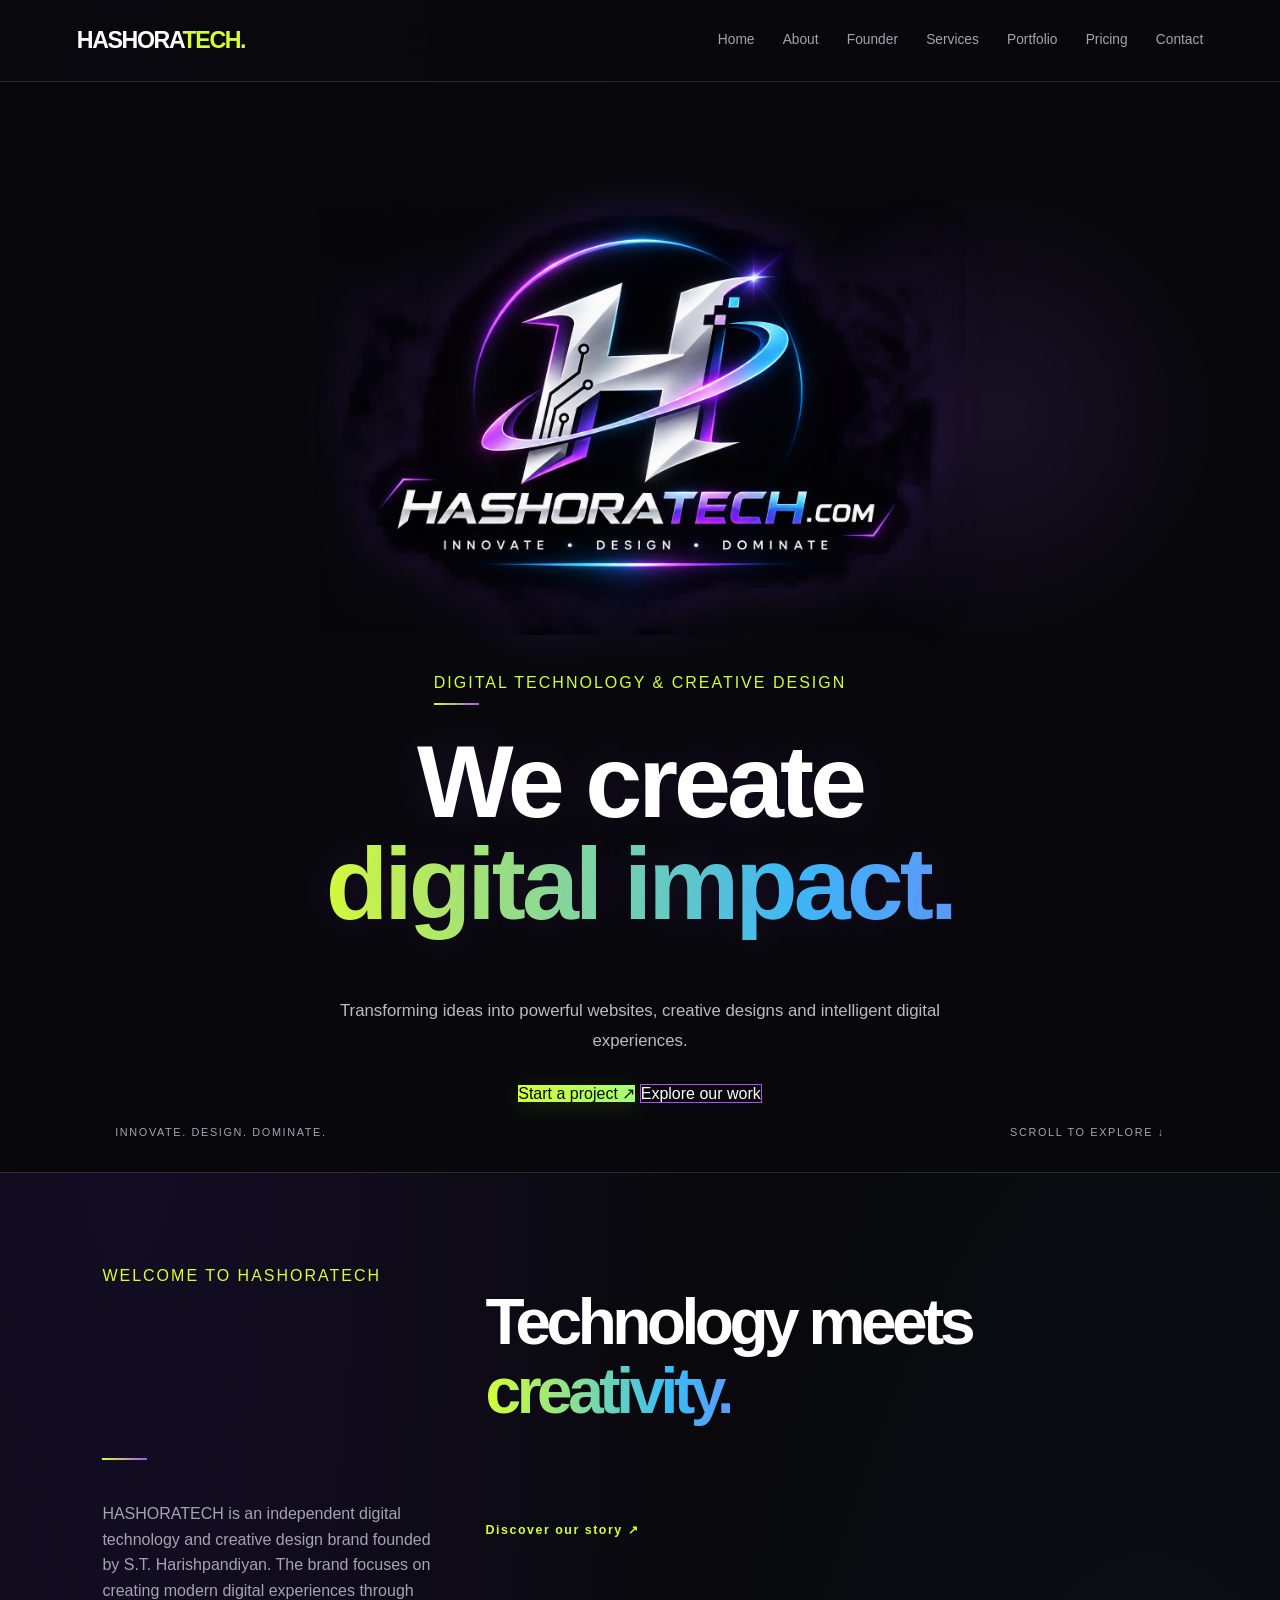
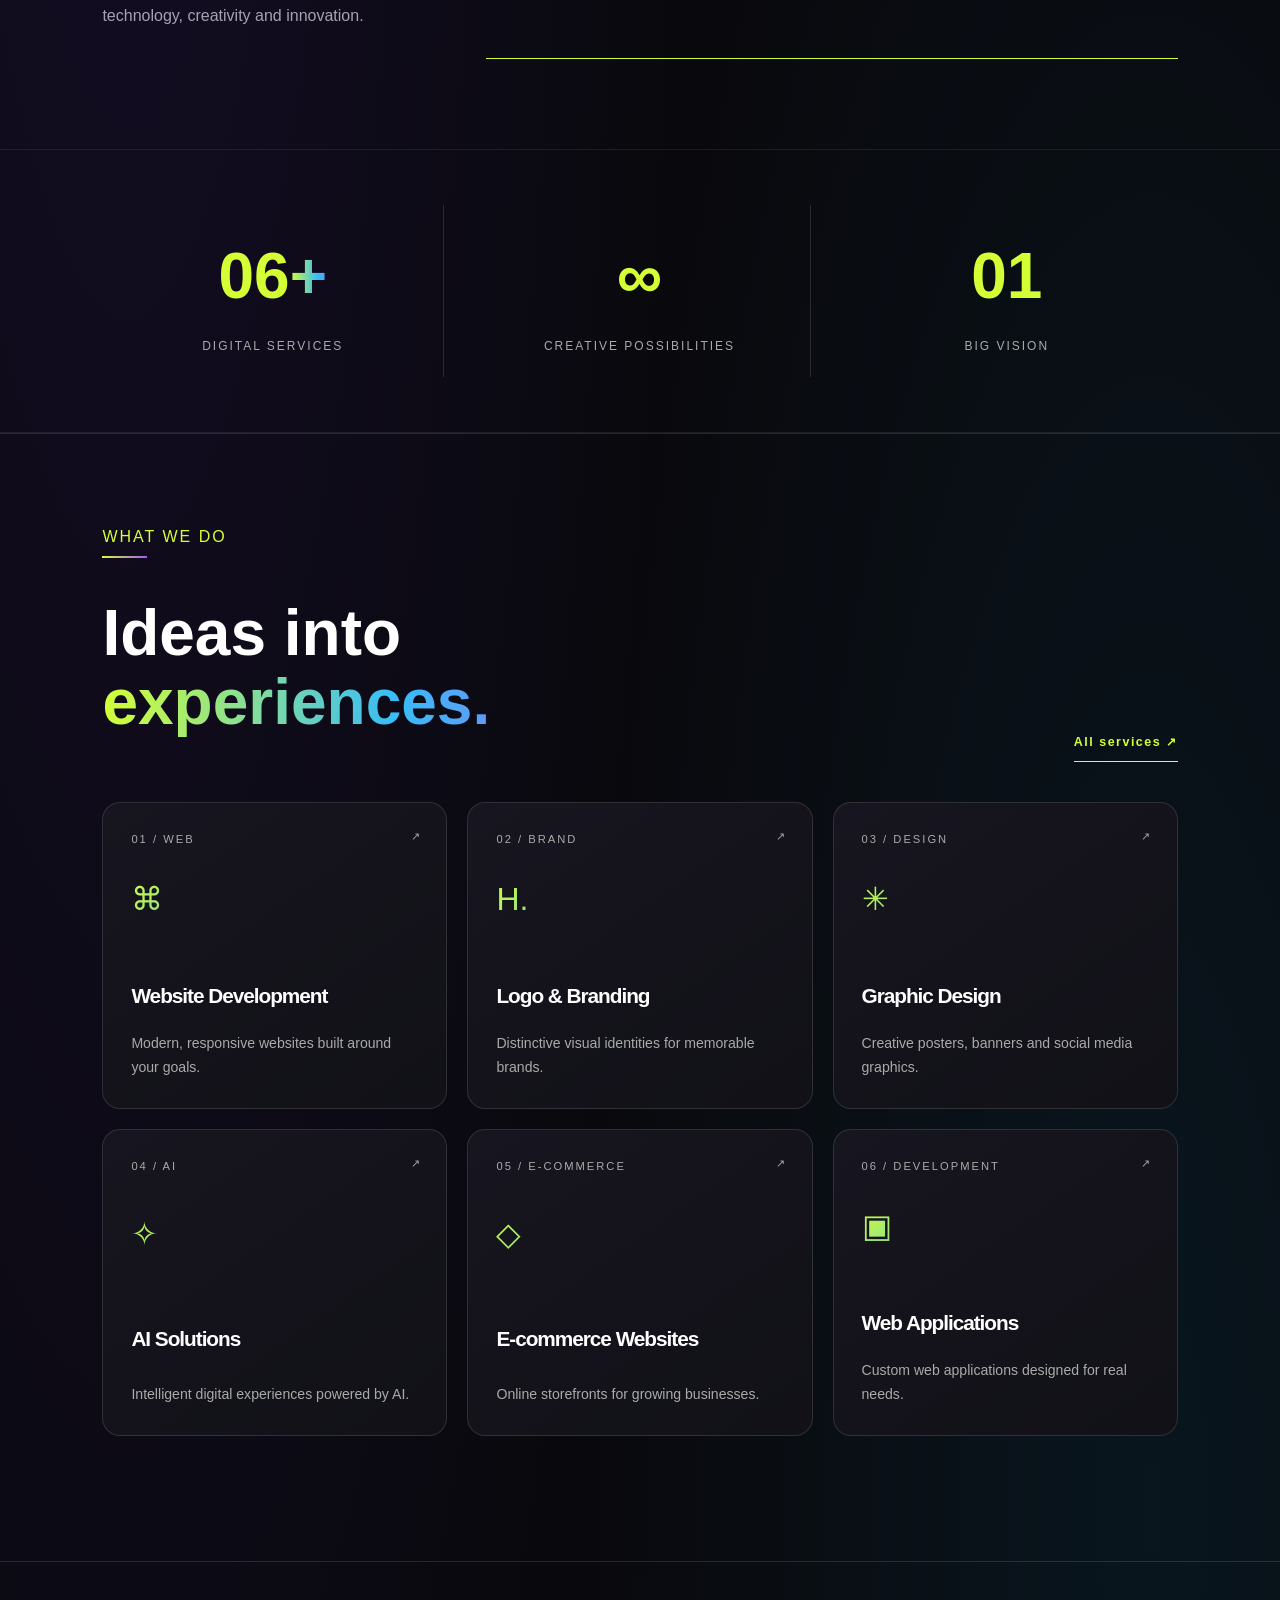
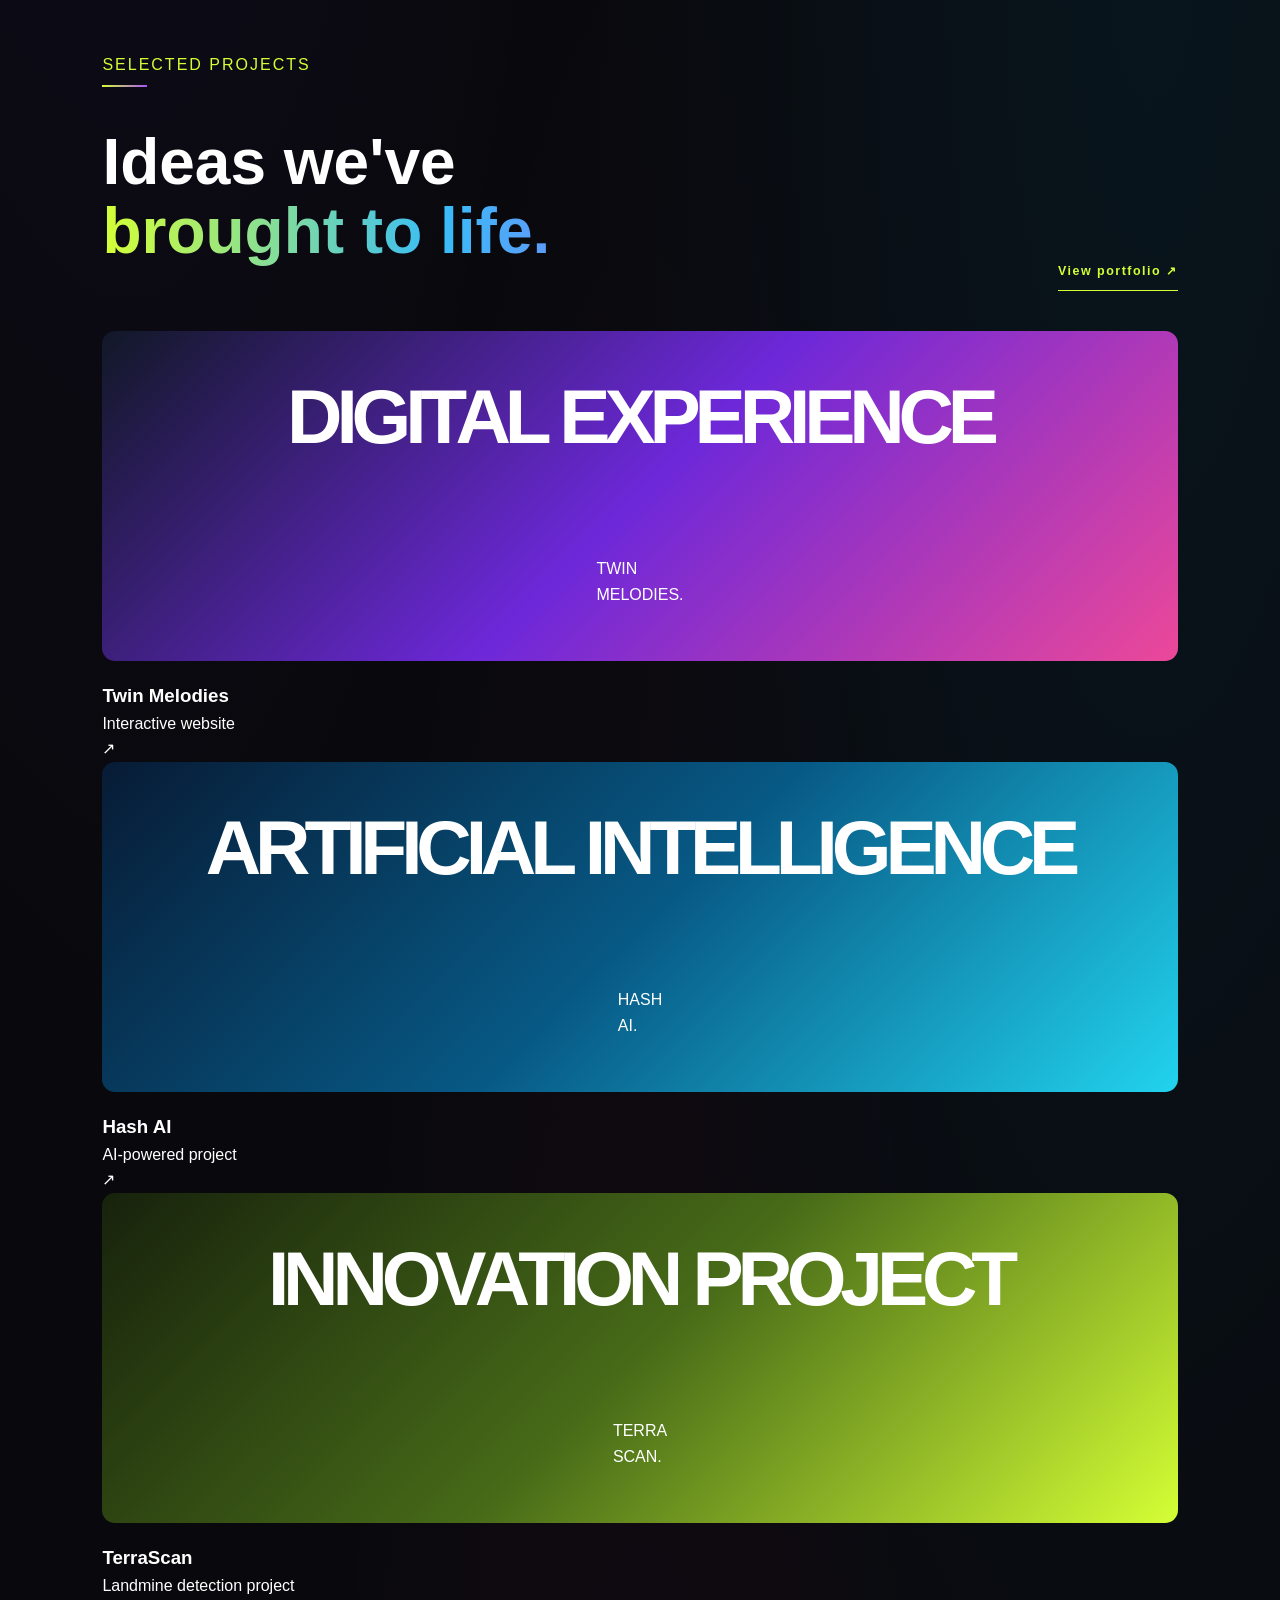
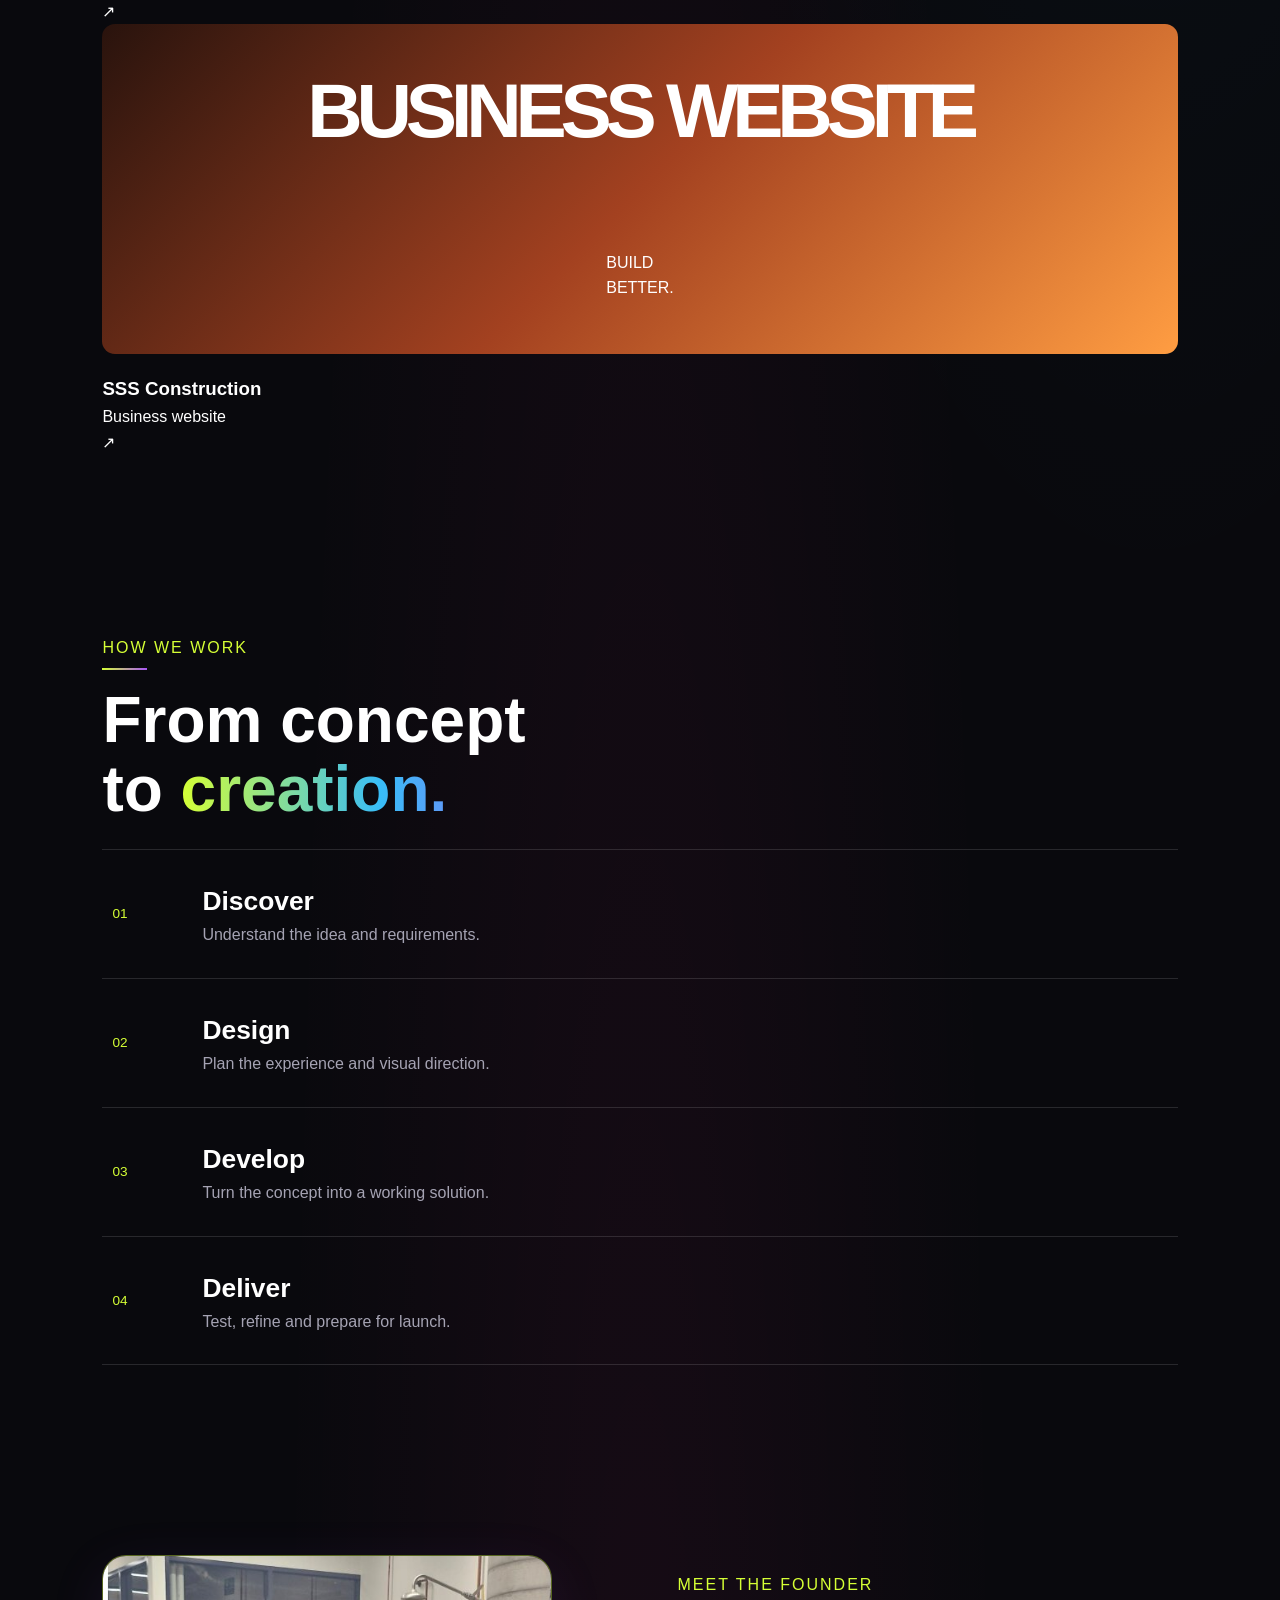
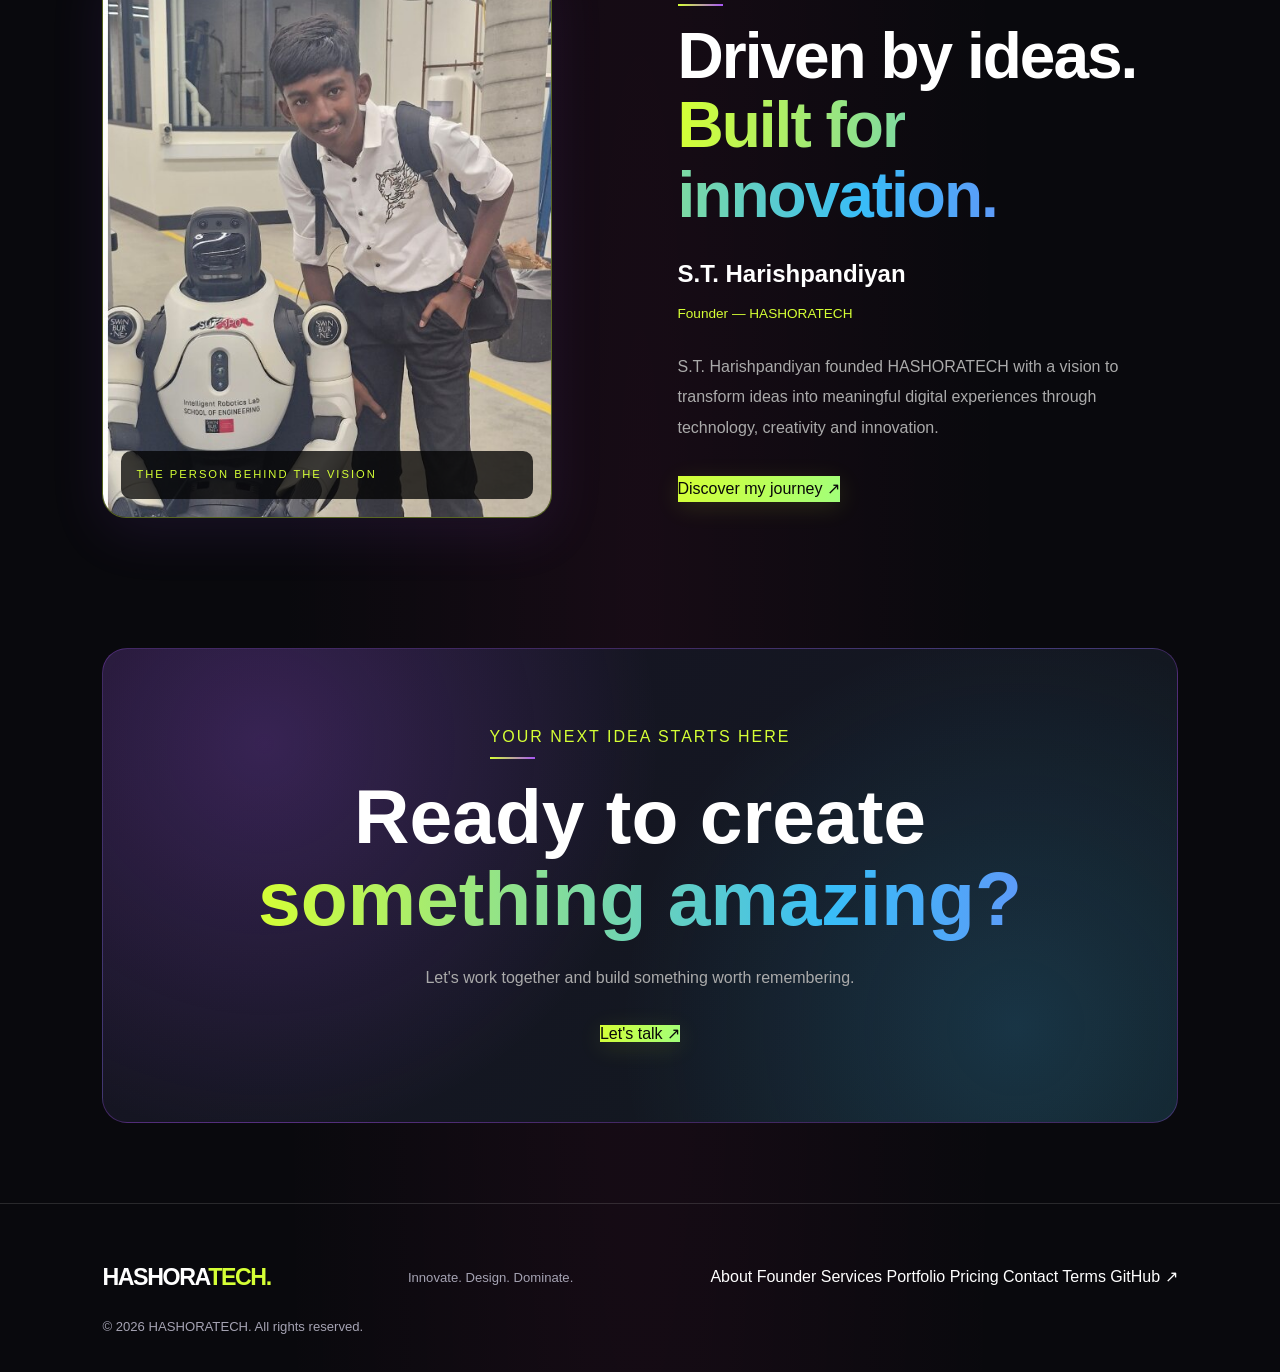
<file: index.html>
<!DOCTYPE html>
<html lang="en">
<head>
  <meta charset="UTF-8">
  <meta name="viewport" content="width=device-width, initial-scale=1.0">

  <title>HASHORATECH | Innovate. Design. Dominate.</title>

  <meta name="description" content="HASHORATECH is an independent digital technology and creative design brand founded by S.T. Harishpandiyan. Discover website development, branding, graphic design and AI-powered digital solutions.">

  <meta name="author" content="S.T. Harishpandiyan">
  <meta name="robots" content="index, follow">
  <meta name="theme-color" content="#080811">

  <link rel="canonical" href="https://hashoratech.com/">

  <!-- FAVICON -->
  <link rel="icon" type="image/png" sizes="48x48" href="/favicon.png">
  <link rel="icon" type="image/png" sizes="192x192" href="/favicon.png">
  <link rel="apple-touch-icon" href="/favicon.png">

  <!-- SOCIAL SHARING -->
  <meta property="og:type" content="website">
  <meta property="og:site_name" content="HASHORATECH">
  <meta property="og:title" content="HASHORATECH | Official Website">
  <meta property="og:description" content="Digital technology, creative design and AI-powered solutions. Founded by S.T. Harishpandiyan.">
  <meta property="og:url" content="https://hashoratech.com/">
  <meta property="og:image" content="https://hashoratech.com/hashoratech-logo.png">

  <meta name="twitter:card" content="summary_large_image">
  <meta name="twitter:title" content="HASHORATECH">
  <meta name="twitter:description" content="Innovate. Design. Dominate.">
  <meta name="twitter:image" content="https://hashoratech.com/hashoratech-logo.png">

  <!-- ORGANIZATION IDENTITY -->
  <script type="application/ld+json">
  {
    "@context": "https://schema.org",
    "@type": "Organization",
    "@id": "https://hashoratech.com/#organization",
    "name": "HASHORATECH",
    "url": "https://hashoratech.com/",
    "logo": "https://hashoratech.com/hashoratech-logo.png",
    "description": "HASHORATECH is an independent digital technology and creative design brand specializing in website development, branding, graphic design, web applications and AI-powered digital solutions.",
    "founder": {
      "@type": "Person",
      "@id": "https://hashoratech.com/founder.html#person",
      "name": "S.T. Harishpandiyan",
"url": "https://hashoratech.com/founder.html",
"sameAs": [
  "https://github.com/harishgamer7777777-byte"
]
    }
  }
  </script>

  <!-- WEBSITE IDENTITY -->
  <script type="application/ld+json">
  {
    "@context": "https://schema.org",
    "@type": "WebSite",
    "@id": "https://hashoratech.com/#website",
    "name": "HASHORATECH",
    "url": "https://hashoratech.com/",
    "publisher": {
      "@id": "https://hashoratech.com/#organization"
    },
    "inLanguage": "en"
  }
  </script>

  <link rel="stylesheet" href="style.css">
</head>

<body>

<header class="site-header">
  <a href="index.html" class="logo">HASHORA<span>TECH.</span></a>

  <button class="menu-toggle" id="menuToggle" aria-label="Toggle navigation">
    <span></span><span></span><span></span>
  </button>

  <nav class="site-nav" id="siteNav">
    <a href="index.html">Home</a>
    <a href="about.html">About</a>
    <a href="founder.html">Founder</a>
    <a href="service.html">Services</a>
    <a href="portfolio.html">Portfolio</a>
    <a href="pricing.html">Pricing</a>
    <a href="contact.html">Contact</a>
  </nav>
</header>

<main>

  <section class="home-hero">
    <div class="hero-logo-container">
      <img src="hashoratech-logo.png"
           alt="HASHORATECH official logo"
           class="hero-brand-logo">
    </div>

    <div class="section-tag">DIGITAL TECHNOLOGY & CREATIVE DESIGN</div>

    <h1 class="interactive-heading">
      We create<br><span>digital impact.</span>
    </h1>

    <p>
      Transforming ideas into powerful websites, creative designs
      and intelligent digital experiences.
    </p>

    <div class="hero-actions">
      <a href="contact.html" class="primary-btn">Start a project ↗</a>
      <a href="portfolio.html" class="secondary-btn">Explore our work</a>
    </div>

    <div class="hero-bottom">
      <span>INNOVATE. DESIGN. DOMINATE.</span>
      <span>SCROLL TO EXPLORE ↓</span>
    </div>

    <div class="hero-glow"></div>
  </section>

  <section class="home-intro reveal">
    <div class="section-tag">WELCOME TO HASHORATECH</div>
    <h2>Technology meets<br><span>creativity.</span></h2>

    <p>
      HASHORATECH is an independent digital technology and creative
      design brand founded by S.T. Harishpandiyan. The brand focuses
      on creating modern digital experiences through technology,
      creativity and innovation.
    </p>

    <a href="about.html" class="text-link">Discover our story ↗</a>
  </section>

  <section class="numbers-section reveal">
    <div class="number-item">
      <h2>06<span>+</span></h2>
      <p>DIGITAL SERVICES</p>
    </div>
    <div class="number-item">
      <h2>∞</h2>
      <p>CREATIVE POSSIBILITIES</p>
    </div>
    <div class="number-item">
      <h2>01</h2>
      <p>BIG VISION</p>
    </div>
  </section>

  <section class="home-services reveal">
    <div class="section-tag">WHAT WE DO</div>

    <div class="section-heading-row">
      <h2>Ideas into<br><span>experiences.</span></h2>
      <a href="service.html" class="text-link">All services ↗</a>
    </div>

    <div class="home-service-grid">
      <a href="service.html" class="home-service-card">
        <span>01 / WEB</span>
        <div class="service-symbol">⌘</div>
        <h3>Website Development</h3>
        <p>Modern, responsive websites built around your goals.</p>
        <span class="card-arrow">↗</span>
      </a>

      <a href="service.html" class="home-service-card">
        <span>02 / BRAND</span>
        <div class="service-symbol">H.</div>
        <h3>Logo & Branding</h3>
        <p>Distinctive visual identities for memorable brands.</p>
        <span class="card-arrow">↗</span>
      </a>

      <a href="service.html" class="home-service-card">
        <span>03 / DESIGN</span>
        <div class="service-symbol">✳</div>
        <h3>Graphic Design</h3>
        <p>Creative posters, banners and social media graphics.</p>
        <span class="card-arrow">↗</span>
      </a>

      <a href="service.html" class="home-service-card">
        <span>04 / AI</span>
        <div class="service-symbol">✧</div>
        <h3>AI Solutions</h3>
        <p>Intelligent digital experiences powered by AI.</p>
        <span class="card-arrow">↗</span>
      </a>

      <a href="service.html" class="home-service-card">
        <span>05 / E-COMMERCE</span>
        <div class="service-symbol">◇</div>
        <h3>E-commerce Websites</h3>
        <p>Online storefronts for growing businesses.</p>
        <span class="card-arrow">↗</span>
      </a>

      <a href="service.html" class="home-service-card">
        <span>06 / DEVELOPMENT</span>
        <div class="service-symbol">▣</div>
        <h3>Web Applications</h3>
        <p>Custom web applications designed for real needs.</p>
        <span class="card-arrow">↗</span>
      </a>
    </div>
  </section>

  <section class="home-projects reveal">
    <div class="section-tag">SELECTED PROJECTS</div>

    <div class="section-heading-row">
      <h2>Ideas we've<br><span>brought to life.</span></h2>
      <a href="portfolio.html" class="text-link">View portfolio ↗</a>
    </div>

    <div class="project-grid">
      <article class="home-project-card">
        <a href="https://twin-melodies-three.vercel.app/"
           target="_blank" rel="noopener">
          <div class="project-art project-art-one">
            <span class="project-art-label">DIGITAL EXPERIENCE</span>
            <div class="project-art-title">TWIN<br>MELODIES.</div>
          </div>
          <div class="project-caption">
            <div><h3>Twin Melodies</h3><p>Interactive website</p></div>
            <span>↗</span>
          </div>
        </a>
      </article>

      <article class="home-project-card">
        <a href="https://hashai.lovable.app"
           target="_blank" rel="noopener">
          <div class="project-art project-art-two">
            <span class="project-art-label">ARTIFICIAL INTELLIGENCE</span>
            <div class="project-art-title">HASH<br>AI.</div>
          </div>
          <div class="project-caption">
            <div><h3>Hash AI</h3><p>AI-powered project</p></div>
            <span>↗</span>
          </div>
        </a>
      </article>

      <article class="home-project-card">
        <a href="https://terrascan1.lovable.app"
           target="_blank" rel="noopener">
          <div class="project-art project-art-three">
            <span class="project-art-label">INNOVATION PROJECT</span>
            <div class="project-art-title">TERRA<br>SCAN.</div>
          </div>
          <div class="project-caption">
            <div><h3>TerraScan</h3><p>Landmine detection project</p></div>
            <span>↗</span>
          </div>
        </a>
      </article>

      <article class="home-project-card">
        <a href="https://sssconstruction.lovable.app"
           target="_blank" rel="noopener">
          <div class="project-art project-art-four">
            <span class="project-art-label">BUSINESS WEBSITE</span>
            <div class="project-art-title">BUILD<br>BETTER.</div>
          </div>
          <div class="project-caption">
            <div><h3>SSS Construction</h3><p>Business website</p></div>
            <span>↗</span>
          </div>
        </a>
      </article>
    </div>
  </section>

  <section class="home-process reveal">
    <div class="section-tag">HOW WE WORK</div>
    <h2>From concept<br>to <span>creation.</span></h2>

    <div class="process-list">
      <div class="process-item">
        <span>01</span>
        <div><h3>Discover</h3><p>Understand the idea and requirements.</p></div>
      </div>
      <div class="process-item">
        <span>02</span>
        <div><h3>Design</h3><p>Plan the experience and visual direction.</p></div>
      </div>
      <div class="process-item">
        <span>03</span>
        <div><h3>Develop</h3><p>Turn the concept into a working solution.</p></div>
      </div>
      <div class="process-item">
        <span>04</span>
        <div><h3>Deliver</h3><p>Test, refine and prepare for launch.</p></div>
      </div>
    </div>
  </section>

  <section class="home-founder-section reveal">
    <div class="home-founder-image">
      <img src="founder.jpg"
           alt="S.T. Harishpandiyan, founder of HASHORATECH"
           loading="lazy">
      <div class="founder-image-label">THE PERSON BEHIND THE VISION</div>
    </div>

    <div class="home-founder-content">
      <div class="section-tag">MEET THE FOUNDER</div>

      <h2>Driven by ideas.<br><span>Built for innovation.</span></h2>

      <h3>S.T. Harishpandiyan</h3>
      <p class="home-founder-role">Founder — HASHORATECH</p>

      <p>
        S.T. Harishpandiyan founded HASHORATECH with a vision to
        transform ideas into meaningful digital experiences through
        technology, creativity and innovation.
      </p>

      <a href="founder.html" class="primary-btn">Discover my journey ↗</a>
    </div>
  </section>

  <section class="home-cta reveal">
    <div class="section-tag">YOUR NEXT IDEA STARTS HERE</div>
    <h2>Ready to create<br><span>something amazing?</span></h2>
    <p>Let's work together and build something worth remembering.</p>
    <a href="contact.html" class="primary-btn">Let's talk ↗</a>
  </section>

</main>

<footer class="site-footer">
  <a href="index.html" class="logo">HASHORA<span>TECH.</span></a>

  <p>Innovate. Design. Dominate.</p>

  <div class="footer-links">
    <a href="about.html">About</a>
    <a href="founder.html">Founder</a>
    <a href="service.html">Services</a>
    <a href="portfolio.html">Portfolio</a>
    <a href="pricing.html">Pricing</a>
    <a href="contact.html">Contact</a>
    <a href="terms.html">Terms</a>
    <a href="https://github.com/harishgamer7777777-byte"
target="_blank" rel="noopener noreferrer">
GitHub ↗
</a>
  </div>

  <p>© <span id="year"></span> HASHORATECH. All rights reserved.</p>
</footer>

<script src="script.js"></script>

</body>
</html>
</file>
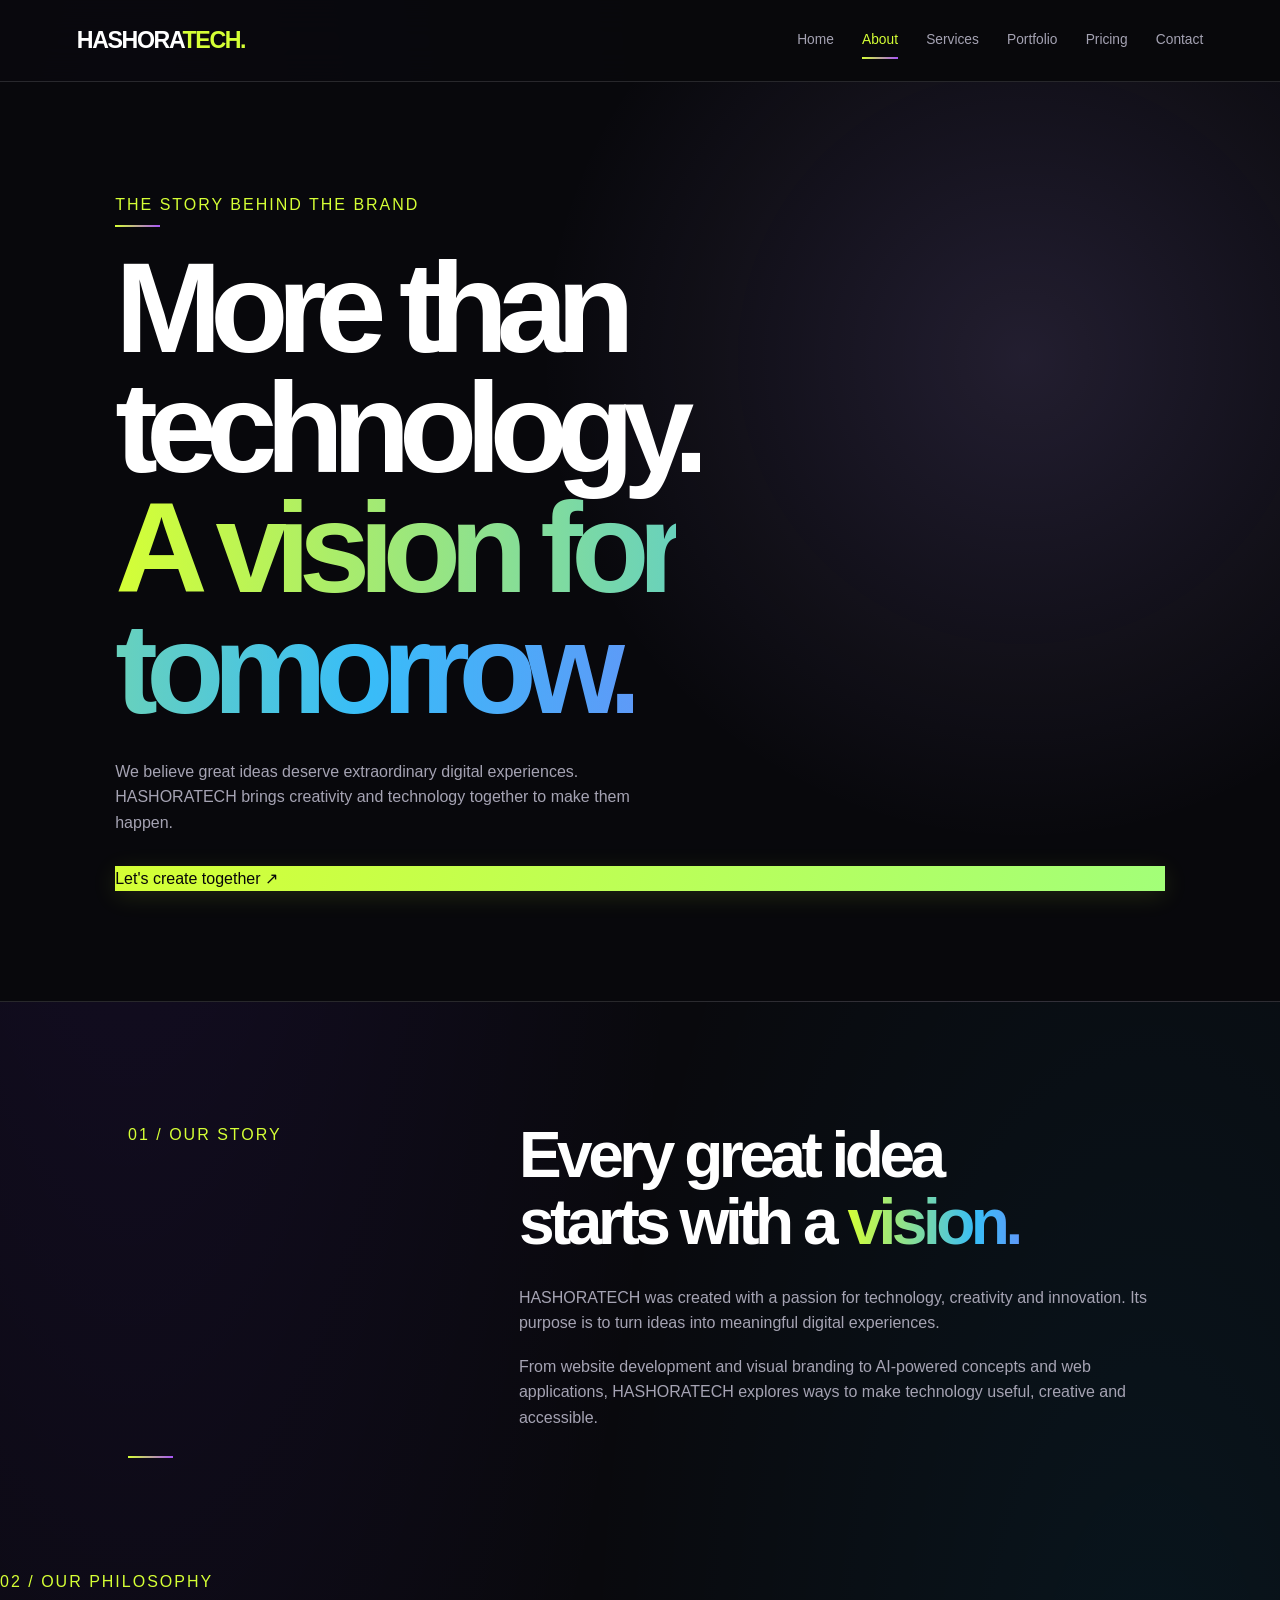
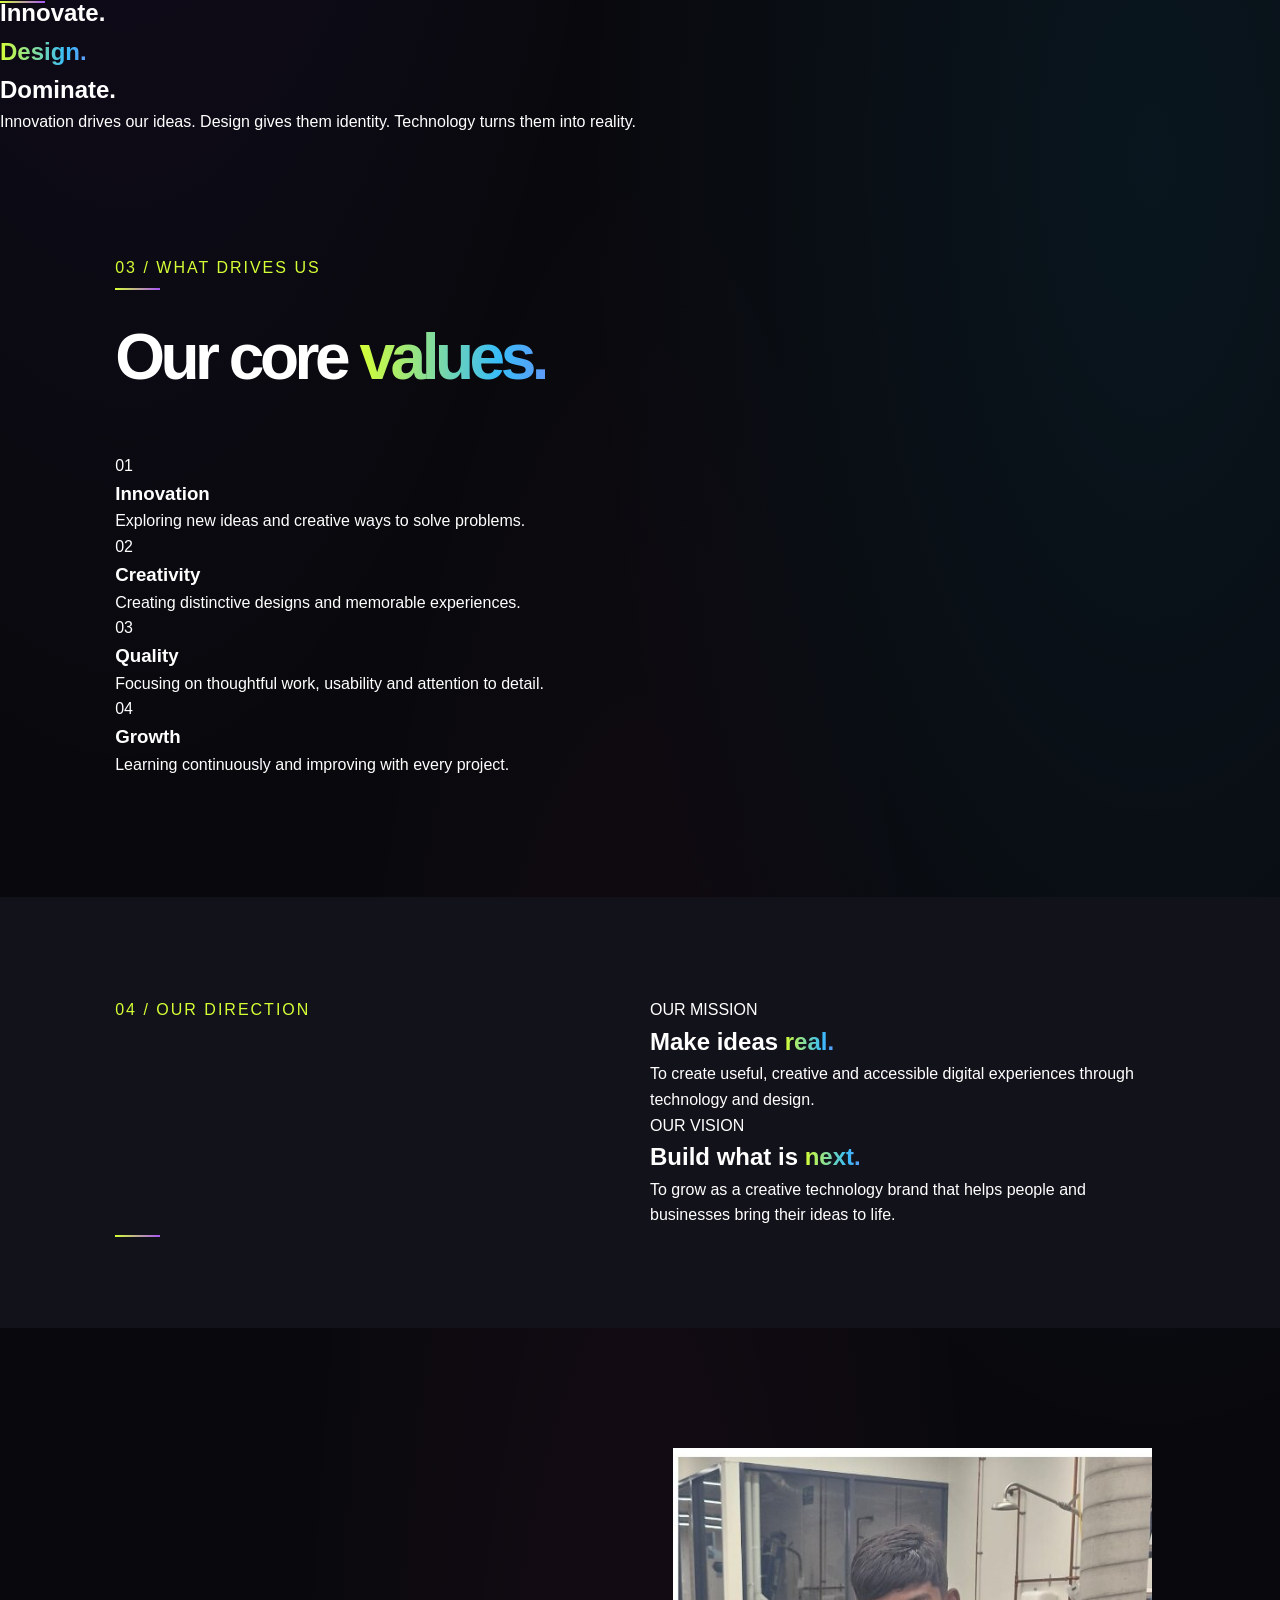
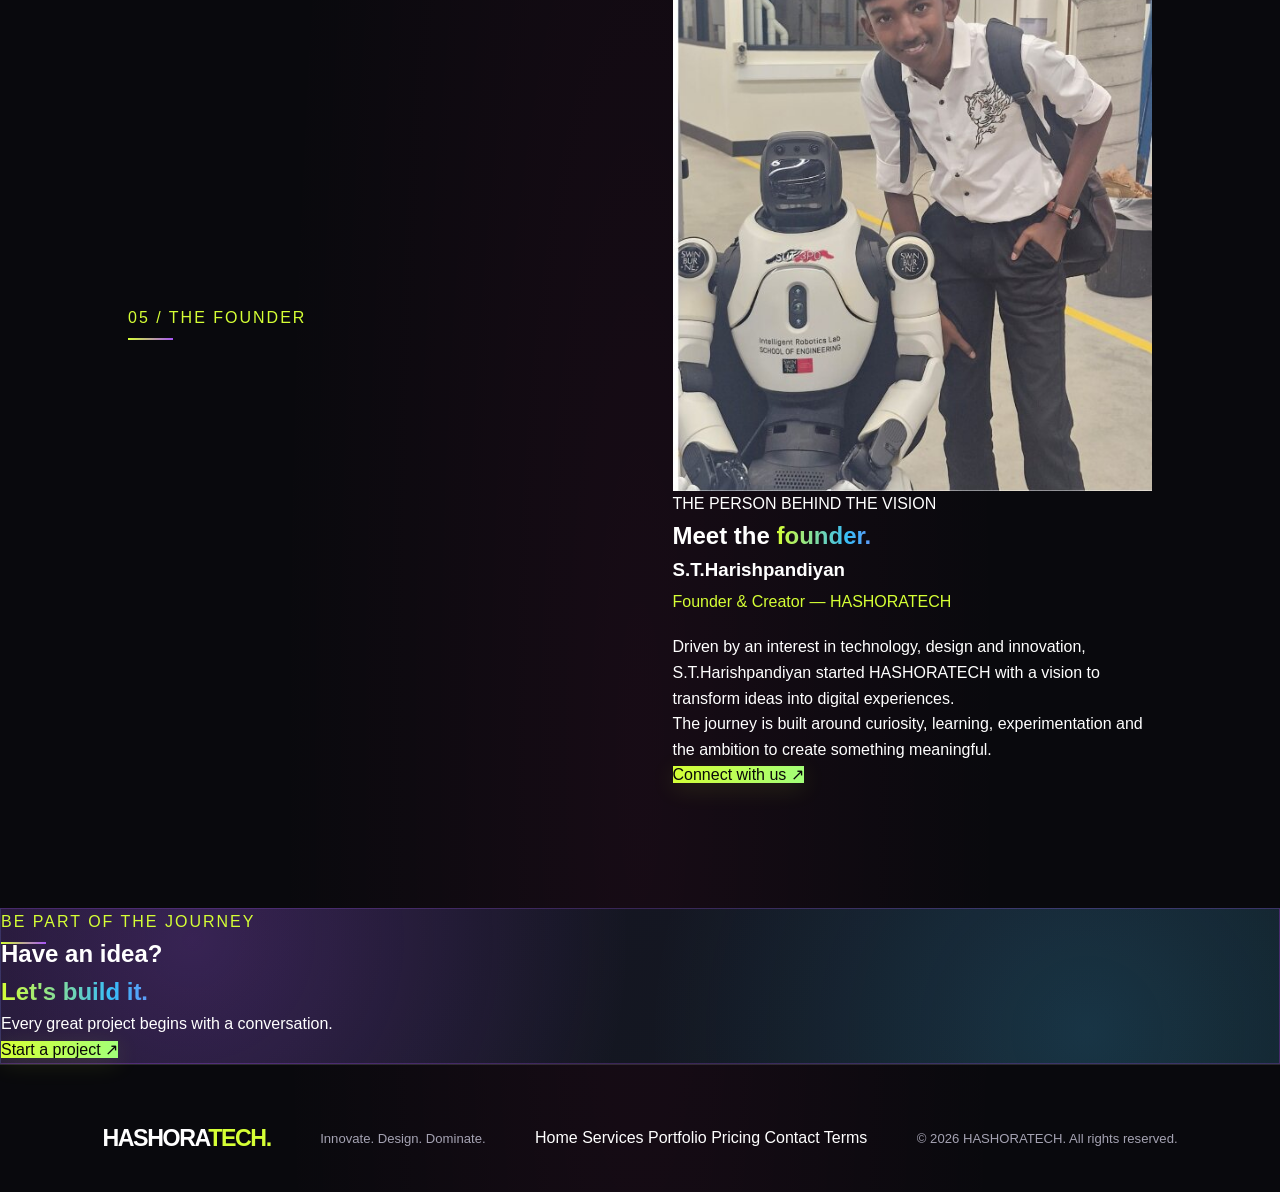
<file: about.html>
<!DOCTYPE html>
<html lang="en">
<head>
  <meta charset="UTF-8">
  <meta name="viewport" content="width=device-width, initial-scale=1.0">
  
<!-- HASHORATECH FAVICON -->
<link rel="icon" type="image/png" sizes="48x48" href="/favicon.png">
<link rel="icon" type="image/png" sizes="192x192" href="/favicon.png">
<link rel="apple-touch-icon" href="/favicon.png">


  <!-- SEO -->
  <title>About HASHORATECH | Our Story & Founder</title>
  <meta name="description" content="Discover HASHORATECH, a creative technology initiative founded by S.T.Harishpandiyan. Learn about our vision, creativity, website development and digital solutions.">
  <meta name="keywords" content="About HASHORATECH, HASHORATECH founder, S.T.Harishpandiyan, digital agency, website development, creative technology">
  <meta name="author" content="S.T.Harishpandiyan">
  <meta name="robots" content="index, follow">
  <link rel="canonical" href="https://hashoratech.com/about.html">

  <meta name="theme-color" content="#080811">
  <link rel="icon" type="image/png" href="hashoratech-logo.png">

  <!-- SOCIAL SHARING -->
  <meta property="og:type" content="website">
  <meta property="og:title" content="About HASHORATECH | Our Story">
  <meta property="og:description" content="Meet the vision and creativity behind HASHORATECH.">
  <meta property="og:url" content="https://hashoratech.com/about.html">
  <meta property="og:image" content="https://hashoratech.com/founder.jpg">
  <meta property="og:site_name" content="HASHORATECH">

  <!-- STRUCTURED DATA -->
  <script type="application/ld+json">
  {
    "@context": "https://schema.org",
    "@type": "AboutPage",
    "name": "About HASHORATECH",
    "url": "https://hashoratech.com/about.html",
    "mainEntity": {
      "@type": "Organization",
      "name": "HASHORATECH",
      "url": "https://hashoratech.com/",
      "founder": {
        "@type": "Person",
        "name": "S.T.Harishpandiyan"
      }
    }
  }
  </script>

  <link rel="stylesheet" href="style.css">
</head>

<body>

<!-- NAVIGATION -->
<header class="site-header">
  <a href="index.html" class="logo">HASHORA<span>TECH.</span></a>

  <button class="menu-toggle" id="menuToggle" aria-label="Toggle navigation">
    <span></span><span></span><span></span>
  </button>

  <nav class="site-nav" id="siteNav">
    <a href="index.html">Home</a>
    <a href="about.html" class="active">About</a>
    <a href="service.html">Services</a>
    <a href="portfolio.html">Portfolio</a>
    <a href="pricing.html">Pricing</a>
    <a href="contact.html">Contact</a>
  </nav>
</header>

<main>

<!-- ABOUT HERO -->
<section class="about-hero reveal">
  <div class="section-tag">THE STORY BEHIND THE BRAND</div>

  <h1>
    More than technology.<br>
    <span>A vision for tomorrow.</span>
  </h1>

  <p>
    We believe great ideas deserve extraordinary digital experiences.
    HASHORATECH brings creativity and technology together to make them happen.
  </p>

  <a href="contact.html" class="primary-btn">Let's create together ↗</a>
</section>

<!-- OUR STORY -->
<section class="about-story reveal">
  <div class="section-tag">01 / OUR STORY</div>

  <div class="about-story-content">
    <h2>
      Every great idea<br>
      starts with a <span>vision.</span>
    </h2>

    <p>
      HASHORATECH was created with a passion for technology,
      creativity and innovation. Its purpose is to turn ideas
      into meaningful digital experiences.
    </p>

    <p>
      From website development and visual branding to AI-powered
      concepts and web applications, HASHORATECH explores ways
      to make technology useful, creative and accessible.
    </p>
  </div>
</section>

<!-- PHILOSOPHY -->
<section class="about-philosophy reveal">
  <div class="section-tag">02 / OUR PHILOSOPHY</div>

  <h2>
    Innovate.<br>
    <span>Design.</span><br>
    Dominate.
  </h2>

  <p>
    Innovation drives our ideas. Design gives them identity.
    Technology turns them into reality.
  </p>
</section>

<!-- VALUES -->
<section class="about-values reveal">
  <div class="section-tag">03 / WHAT DRIVES US</div>

  <h2>Our core <span>values.</span></h2>

  <div class="about-values-grid">

    <article class="about-value-card">
      <span>01</span>
      <h3>Innovation</h3>
      <p>Exploring new ideas and creative ways to solve problems.</p>
    </article>

    <article class="about-value-card">
      <span>02</span>
      <h3>Creativity</h3>
      <p>Creating distinctive designs and memorable experiences.</p>
    </article>

    <article class="about-value-card">
      <span>03</span>
      <h3>Quality</h3>
      <p>Focusing on thoughtful work, usability and attention to detail.</p>
    </article>

    <article class="about-value-card">
      <span>04</span>
      <h3>Growth</h3>
      <p>Learning continuously and improving with every project.</p>
    </article>

  </div>
</section>

<!-- MISSION AND VISION -->
<section class="about-mission reveal">
  <div class="section-tag">04 / OUR DIRECTION</div>

  <div class="about-mission-grid">

    <article>
      <span>OUR MISSION</span>
      <h2>Make ideas <span>real.</span></h2>
      <p>
        To create useful, creative and accessible digital
        experiences through technology and design.
      </p>
    </article>

    <article>
      <span>OUR VISION</span>
      <h2>Build what is <span>next.</span></h2>
      <p>
        To grow as a creative technology brand that helps
        people and businesses bring their ideas to life.
      </p>
    </article>

  </div>
</section>

<!-- FOUNDER -->
<section class="about-founder reveal">

  <div class="section-tag">05 / THE FOUNDER</div>

  <div class="about-founder-grid">

    <div class="about-founder-photo">
      <img
        src="founder.jpg"
        alt="S.T.Harishpandiyan, founder of HASHORATECH"
        loading="lazy"
      >
    </div>

    <div class="about-founder-info">

      <span>THE PERSON BEHIND THE VISION</span>

      <h2>
        Meet the <span>founder.</span>
      </h2>

      <h3>S.T.Harishpandiyan</h3>

      <p class="founder-role">
        Founder & Creator — HASHORATECH
      </p>

      <p>
        Driven by an interest in technology, design and innovation,
        S.T.Harishpandiyan started HASHORATECH with a vision to
        transform ideas into digital experiences.
      </p>

      <p>
        The journey is built around curiosity, learning,
        experimentation and the ambition to create something meaningful.
      </p>

      <a href="contact.html" class="primary-btn">Connect with us ↗</a>

    </div>

  </div>
</section>

<!-- CTA -->
<section class="about-cta reveal">
  <div class="section-tag">BE PART OF THE JOURNEY</div>

  <h2>
    Have an idea?<br>
    <span>Let's build it.</span>
  </h2>

  <p>Every great project begins with a conversation.</p>

  <a href="contact.html" class="primary-btn">Start a project ↗</a>
</section>

</main>

<!-- FOOTER -->
<footer class="site-footer">

  <a href="index.html" class="logo">HASHORA<span>TECH.</span></a>

  <p>Innovate. Design. Dominate.</p>

  <div class="footer-links">
    <a href="index.html">Home</a>
    <a href="service.html">Services</a>
    <a href="portfolio.html">Portfolio</a>
    <a href="pricing.html">Pricing</a>
    <a href="contact.html">Contact</a>
    <a href="terms.html">Terms</a>
  </div>

  <p>© <span id="year"></span> HASHORATECH. All rights reserved.</p>

</footer>

<script src="script.js"></script>

</body>
</html>
</file>
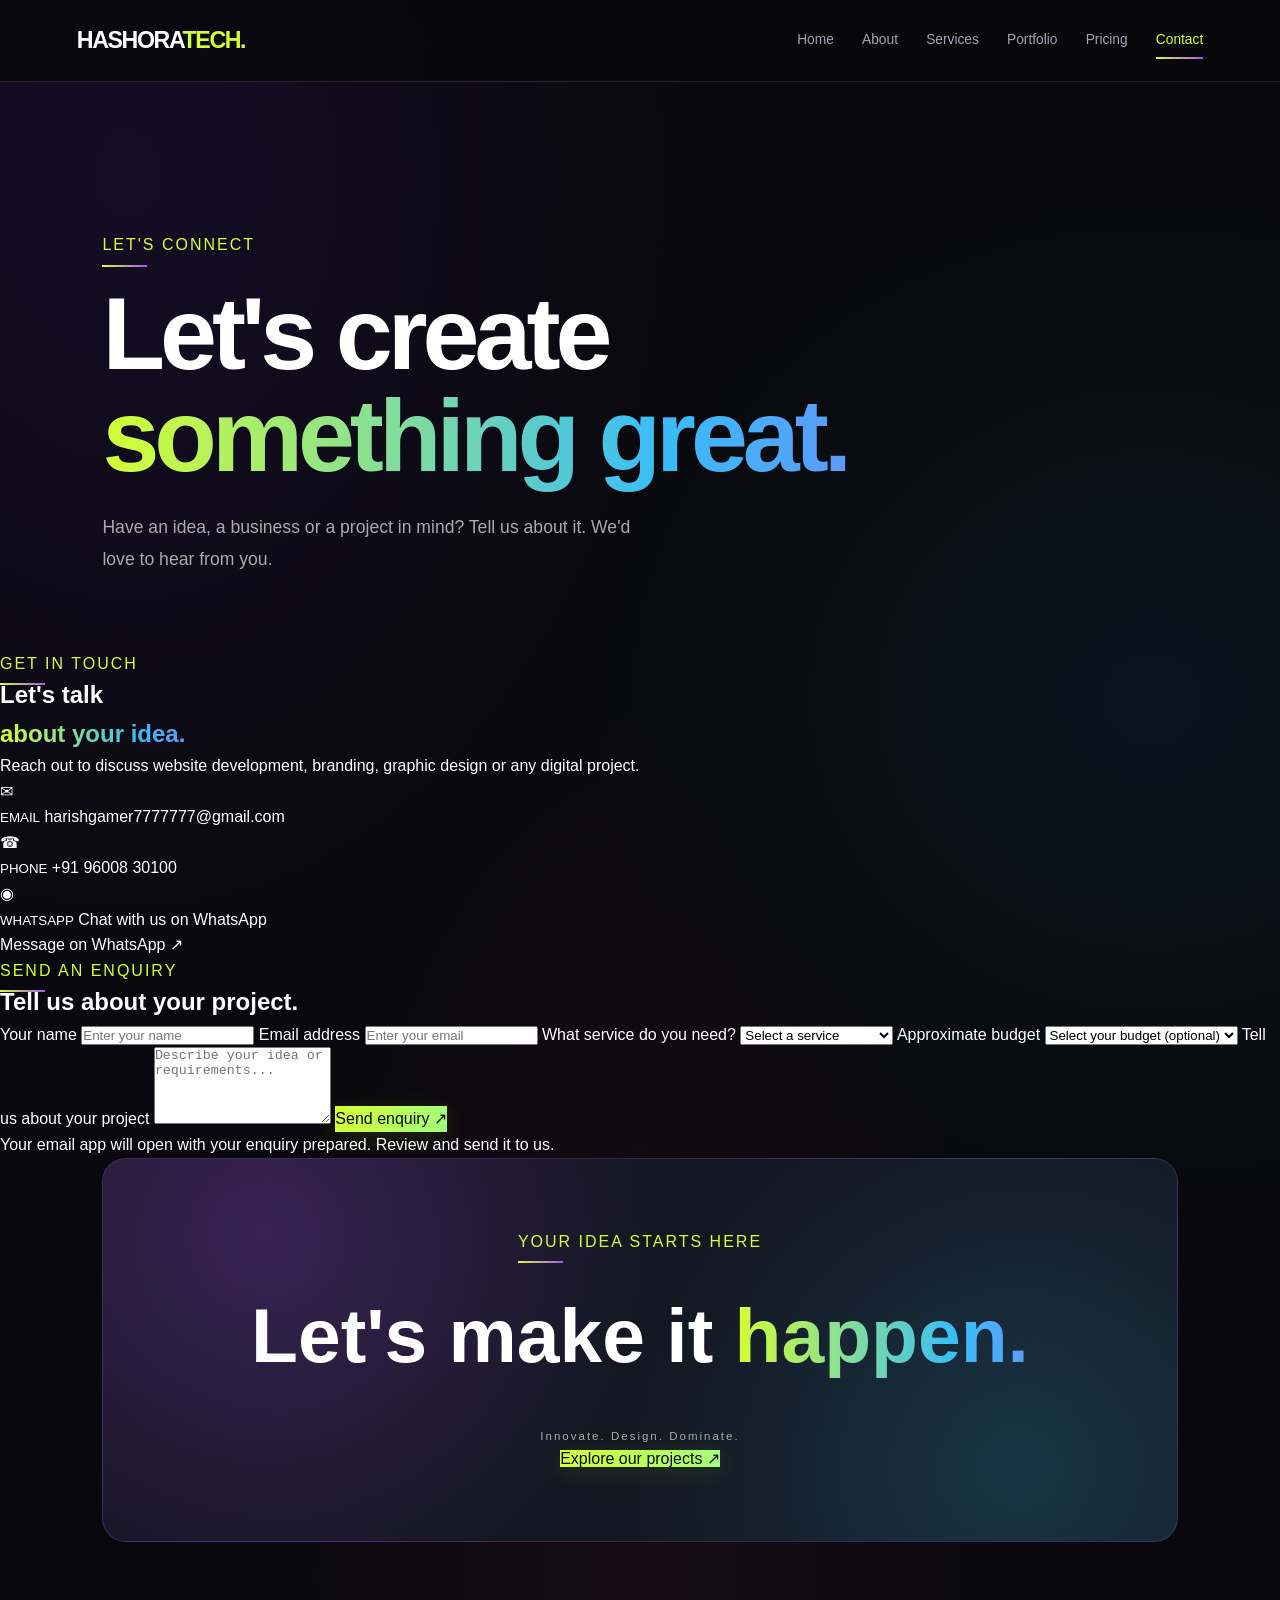
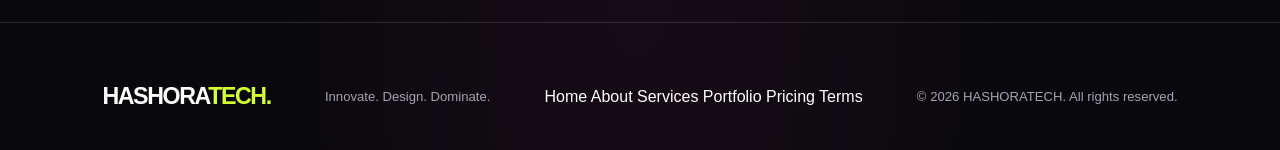
<file: contact.html>
<!DOCTYPE html>
<html lang="en">
<head>
  <meta charset="UTF-8">
  <meta name="viewport" content="width=device-width, initial-scale=1.0">
  
<!-- HASHORATECH FAVICON -->
<link rel="icon" type="image/png" sizes="48x48" href="/favicon.png">
<link rel="icon" type="image/png" sizes="192x192" href="/favicon.png">
<link rel="apple-touch-icon" href="/favicon.png">


  <title>Contact HASHORATECH | Website Design & Digital Services</title>
  <meta name="description" content="Contact HASHORATECH for website development, logo design, branding, graphic design and AI-powered digital solutions. Discuss your next project with us.">
  <meta name="keywords" content="contact HASHORATECH, website development contact, logo design, graphic design, web design India, digital agency contact">
  <meta name="author" content="HASHORATECH">
  <meta name="robots" content="index, follow">

  <link rel="canonical" href="https://hashoratech.com/contact.html">
  <link rel="icon" type="image/png" href="hashoratech-logo.png">
  <meta name="theme-color" content="#080811">

  <meta property="og:type" content="website">
  <meta property="og:title" content="Contact HASHORATECH">
  <meta property="og:description" content="Have a digital project in mind? Let's create something amazing together.">
  <meta property="og:url" content="https://hashoratech.com/contact.html">
  <meta property="og:image" content="https://hashoratech.com/hashoratech-logo.png">
  <meta property="og:site_name" content="HASHORATECH">

  <meta name="twitter:card" content="summary_large_image">
  <meta name="twitter:title" content="Contact HASHORATECH">
  <meta name="twitter:description" content="Get in touch for websites, branding and creative digital solutions.">
  <meta name="twitter:image" content="https://hashoratech.com/hashoratech-logo.png">

  <script type="application/ld+json">
  {
    "@context": "https://schema.org",
    "@type": "ContactPage",
    "name": "Contact HASHORATECH",
    "url": "https://hashoratech.com/contact.html",
    "mainEntity": {
      "@type": "Organization",
      "name": "HASHORATECH",
      "url": "https://hashoratech.com/",
      "email": "harishgamer7777777@gmail.com",
      "telephone": "+91-9600830100",
      "contactPoint": {
        "@type": "ContactPoint",
        "telephone": "+91-9600830100",
        "email": "harishgamer7777777@gmail.com",
        "contactType": "customer enquiries"
      }
    }
  }
  </script>

  <link rel="stylesheet" href="style.css">
</head>

<body>

<header class="site-header">
  <a href="index.html" class="logo">HASHORA<span>TECH.</span></a>

  <button class="menu-toggle" id="menuToggle" aria-label="Toggle navigation">
    <span></span><span></span><span></span>
  </button>

  <nav class="site-nav" id="siteNav">
    <a href="index.html">Home</a>
    <a href="about.html">About</a>
    <a href="service.html">Services</a>
    <a href="portfolio.html">Portfolio</a>
    <a href="pricing.html">Pricing</a>
    <a href="contact.html" class="active">Contact</a>
  </nav>
</header>

<main>

<section class="contact-hero reveal">
  <div class="section-tag">LET'S CONNECT</div>

  <h1>
    Let's create<br>
    <span>something great.</span>
  </h1>

  <p>
    Have an idea, a business or a project in mind?
    Tell us about it. We'd love to hear from you.
  </p>
</section>

<section class="contact-main">

  <div class="contact-details reveal">

    <div class="section-tag">GET IN TOUCH</div>

    <h2>
      Let's talk<br>
      <span>about your idea.</span>
    </h2>

    <p>
      Reach out to discuss website development, branding,
      graphic design or any digital project.
    </p>

    <div class="contact-detail-item">
      <span class="contact-detail-icon">✉</span>
      <div>
        <small>EMAIL</small>
        <a href="mailto:harishgamer7777777@gmail.com">
          harishgamer7777777@gmail.com
        </a>
      </div>
    </div>

    <div class="contact-detail-item">
      <span class="contact-detail-icon">☎</span>
      <div>
        <small>PHONE</small>
        <a href="tel:+919600830100">+91 96008 30100</a>
      </div>
    </div>

    <div class="contact-detail-item">
      <span class="contact-detail-icon">◉</span>
      <div>
        <small>WHATSAPP</small>
        <a href="https://wa.me/919600830100"
           target="_blank" rel="noopener">
          Chat with us on WhatsApp
        </a>
      </div>
    </div>

    <a class="contact-whatsapp-btn"
       href="https://wa.me/919600830100?text=Hello%20HASHORATECH!%20I%20want%20to%20discuss%20a%20project."
       target="_blank" rel="noopener">
      Message on WhatsApp ↗
    </a>

  </div>

  <!-- ENQUIRY FORM -->
  <div class="contact-form-wrapper reveal">

    <div class="section-tag">SEND AN ENQUIRY</div>
    <h2>Tell us about your project.</h2>

    <form id="contactForm">

      <label for="customerName">Your name</label>
      <input
        type="text"
        id="customerName"
        name="name"
        placeholder="Enter your name"
        autocomplete="name"
        required
      >

      <label for="customerEmail">Email address</label>
      <input
        type="email"
        id="customerEmail"
        name="email"
        placeholder="Enter your email"
        autocomplete="email"
        required
      >

      <label for="customerService">What service do you need?</label>
      <select id="customerService" name="service" required>
        <option value="">Select a service</option>
        <option>Website Development</option>
        <option>Logo & Branding</option>
        <option>Graphic Design</option>
        <option>AI-powered Solutions</option>
        <option>E-commerce Website</option>
        <option>Web Application</option>
        <option>Other</option>
      </select>

      <label for="customerBudget">Approximate budget</label>
      <select id="customerBudget" name="budget">
        <option value="">Select your budget (optional)</option>
        <option>Below ₹5,000</option>
        <option>₹5,000 – ₹10,000</option>
        <option>₹10,000 – ₹25,000</option>
        <option>₹25,000 – ₹50,000</option>
        <option>Above ₹50,000</option>
        <option>Not decided yet</option>
      </select>

      <label for="customerMessage">Tell us about your project</label>
      <textarea
        id="customerMessage"
        name="message"
        rows="5"
        placeholder="Describe your idea or requirements..."
        required
      ></textarea>

      <button type="submit" class="primary-btn">
        Send enquiry ↗
      </button>

      <p class="contact-form-note">
        Your email app will open with your enquiry prepared.
        Review and send it to us.
      </p>

    </form>

  </div>

</section>

<section class="contact-bottom reveal">
  <div class="section-tag">YOUR IDEA STARTS HERE</div>
  <h2>Let's make it <span>happen.</span></h2>
  <p>Innovate. Design. Dominate.</p>
  <a href="portfolio.html" class="primary-btn">Explore our projects ↗</a>
</section>

</main>

<footer class="site-footer">

  <a href="index.html" class="logo">HASHORA<span>TECH.</span></a>

  <p>Innovate. Design. Dominate.</p>

  <div class="footer-links">
    <a href="index.html">Home</a>
    <a href="about.html">About</a>
    <a href="service.html">Services</a>
    <a href="portfolio.html">Portfolio</a>
    <a href="pricing.html">Pricing</a>
    <a href="terms.html">Terms</a>
  </div>

  <p>© <span id="year"></span> HASHORATECH. All rights reserved.</p>

</footer>

<script src="script.js"></script>

<script>
  const contactForm = document.getElementById("contactForm");

  contactForm.addEventListener("submit", function(event) {
    event.preventDefault();

    const name = document.getElementById("customerName").value.trim();
    const email = document.getElementById("customerEmail").value.trim();
    const service = document.getElementById("customerService").value;
    const budget = document.getElementById("customerBudget").value || "Not specified";
    const message = document.getElementById("customerMessage").value.trim();

    const subject = encodeURIComponent("New Project Enquiry - HASHORATECH");

    const body = encodeURIComponent(
      "Hello HASHORATECH,\n\n" +
      "I would like to discuss a project.\n\n" +
      "Name: " + name + "\n" +
      "Email: " + email + "\n" +
      "Service: " + service + "\n" +
      "Budget: " + budget + "\n\n" +
      "Project details:\n" + message + "\n\n" +
      "Thank you."
    );

    window.location.href =
      "mailto:harishgamer7777777@gmail.com?subject=" +
      subject + "&body=" + body;
  });
</script>

</body>
</html>
</file>
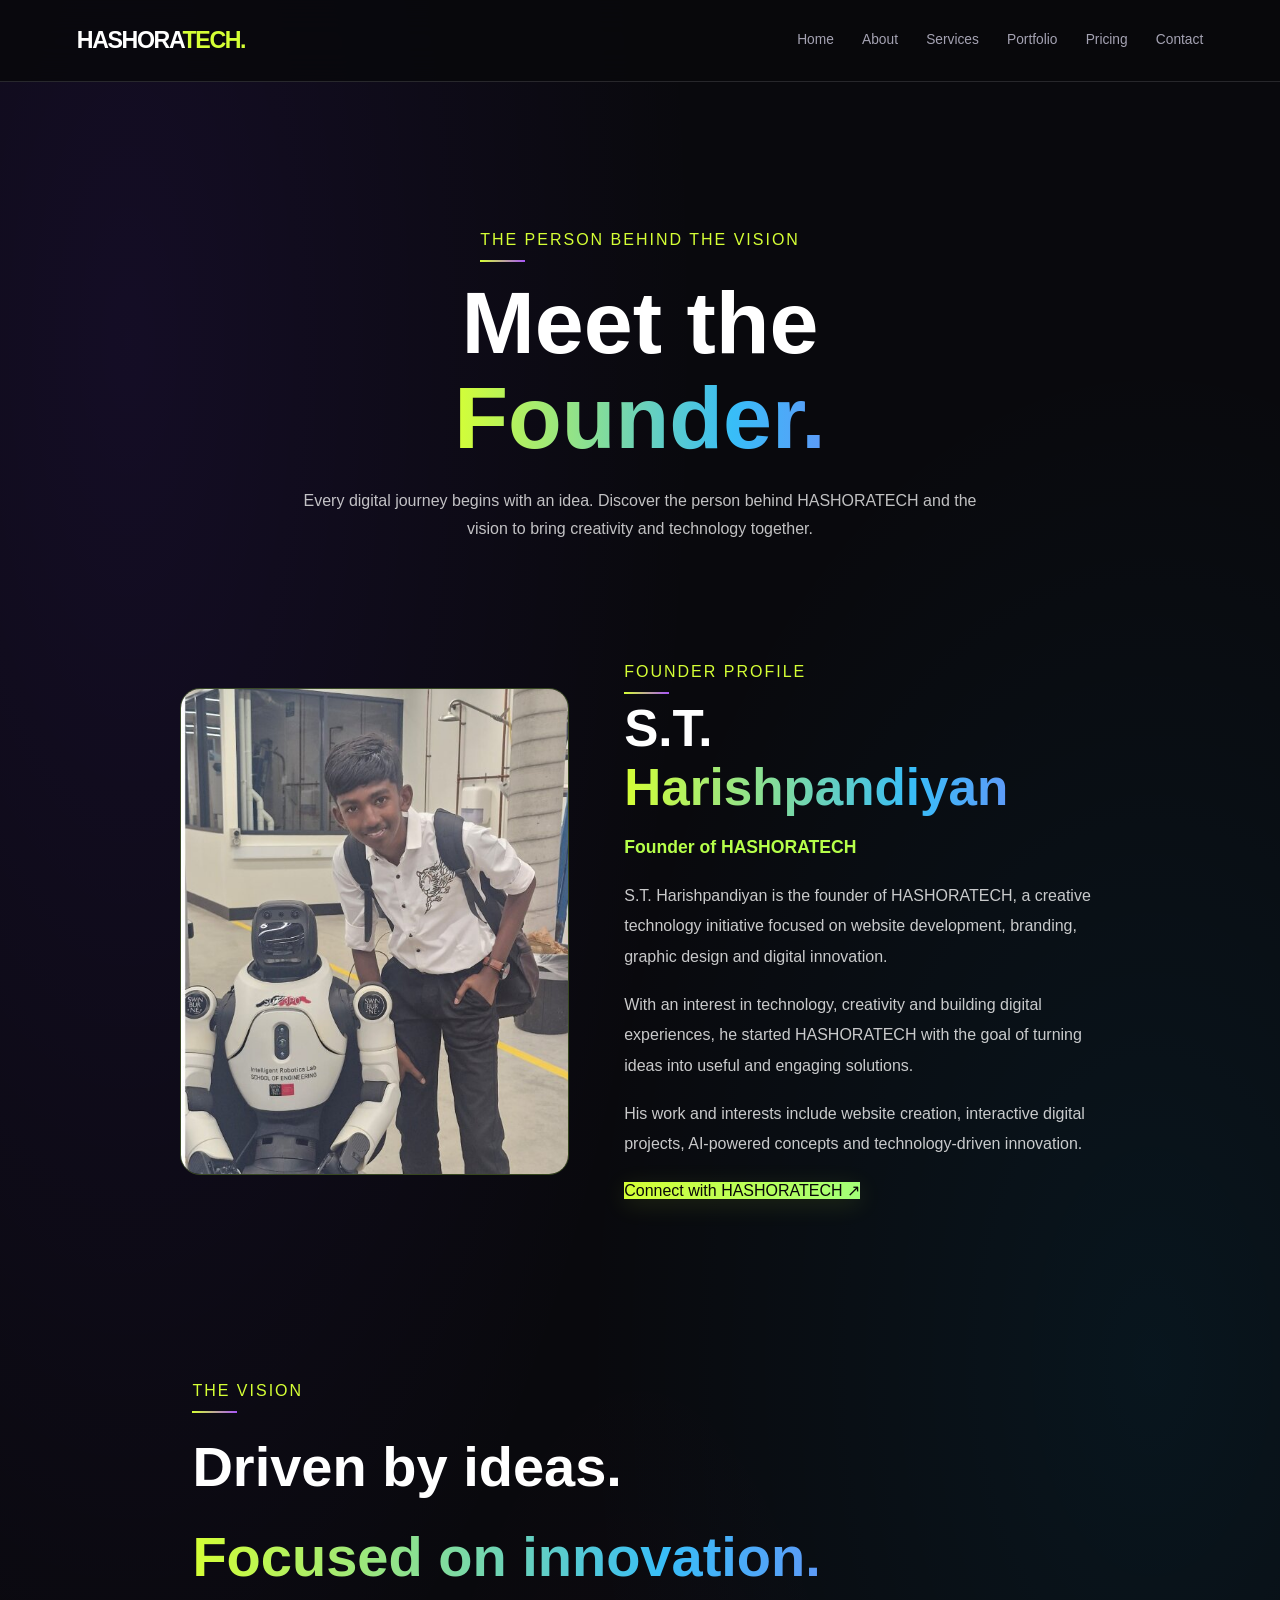
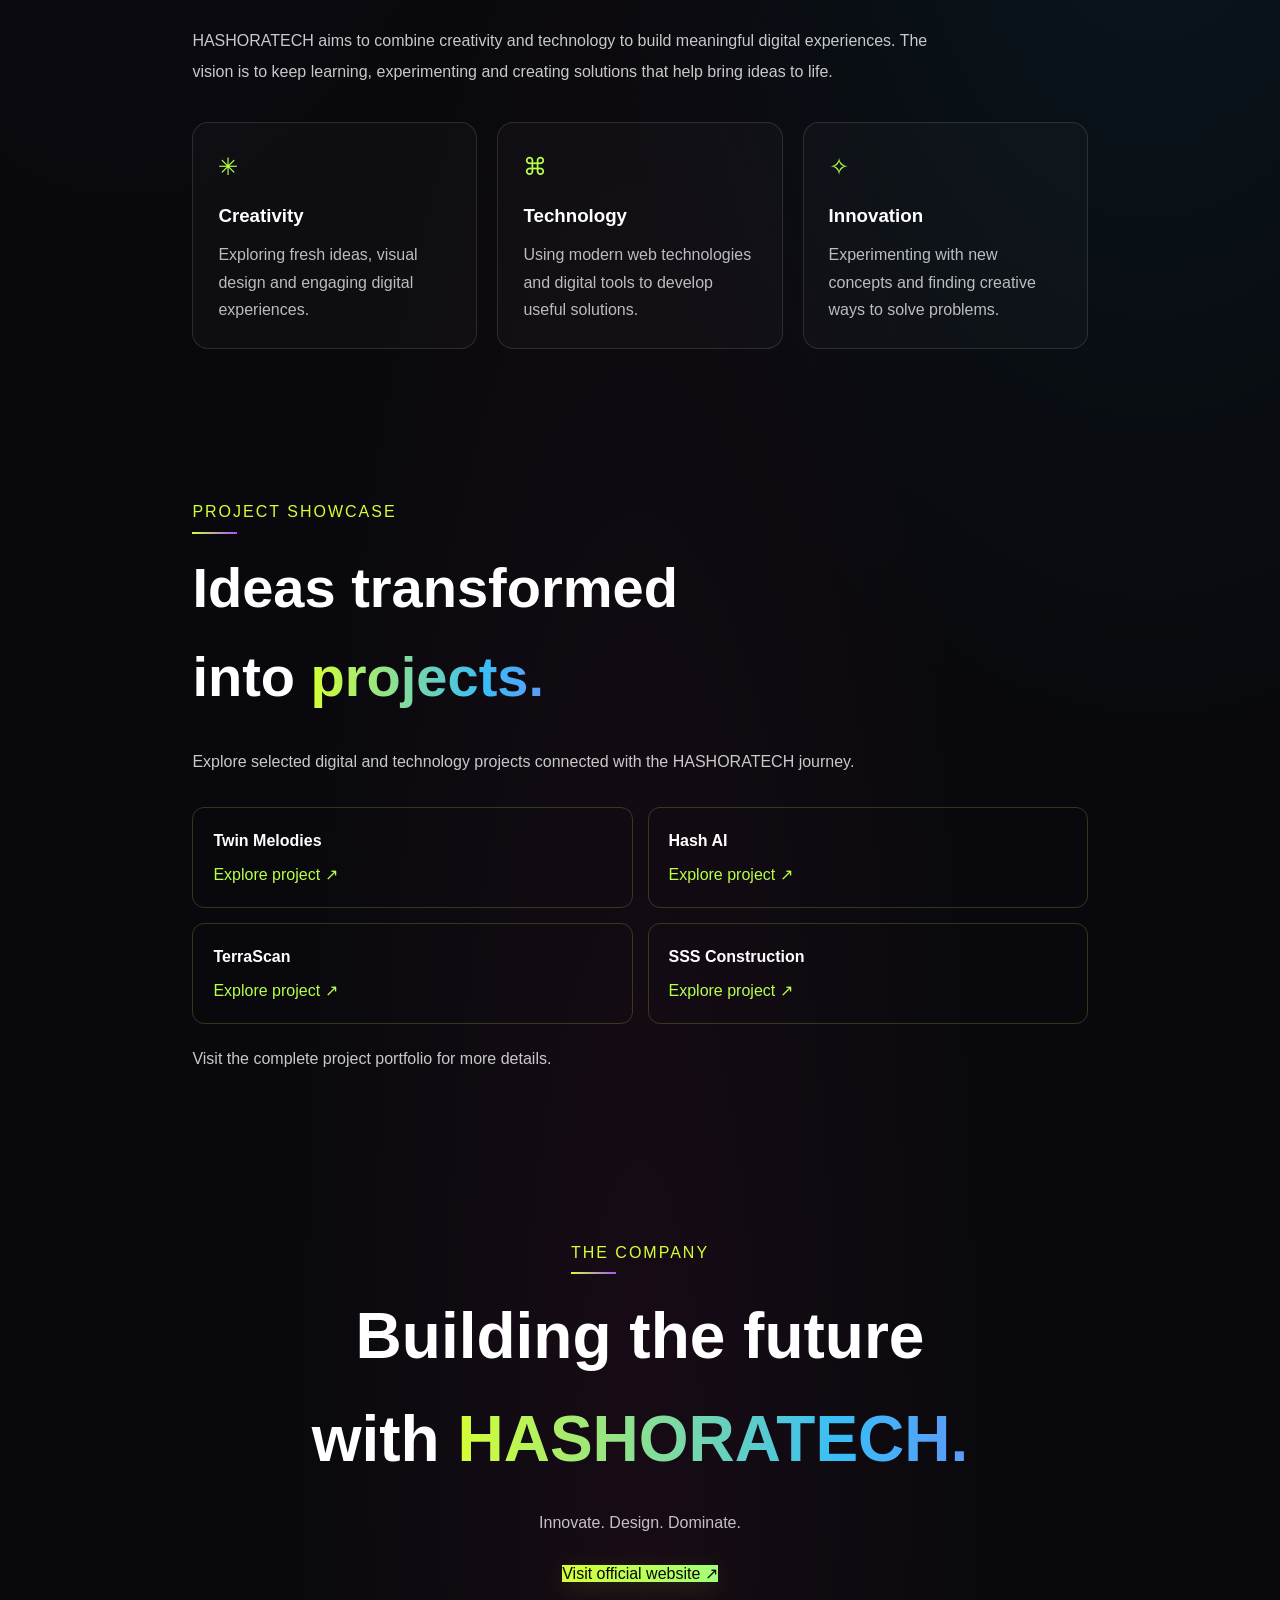
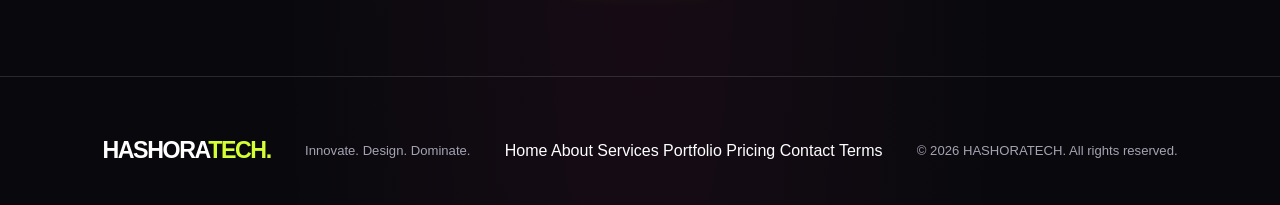
<file: founder.html>
<!DOCTYPE html>
<html lang="en">
<head>
  <meta charset="UTF-8">
  <meta name="viewport" content="width=device-width, initial-scale=1.0">
  
<!-- HASHORATECH FAVICON -->
<link rel="icon" type="image/png" sizes="48x48" href="/favicon.png">
<link rel="icon" type="image/png" sizes="192x192" href="/favicon.png">
<link rel="apple-touch-icon" href="/favicon.png">


  <title>S.T. Harishpandiyan | Founder of HASHORATECH</title>

  <meta name="description" content="Meet S.T. Harishpandiyan, founder of HASHORATECH. Discover his vision, technology interests, creative work and digital projects.">

  <meta name="keywords" content="S.T. Harishpandiyan, HASHORATECH founder, founder of HASHORATECH, Harishpandiyan, technology creator, web development">

  <meta name="author" content="S.T. Harishpandiyan">
  <meta name="robots" content="index, follow">

  <link rel="canonical" href="https://hashoratech.com/founder.html">
 
  <meta name="theme-color" content="#080811">

  <!-- SOCIAL PREVIEW -->
  <meta property="og:type" content="profile">
  <meta property="og:title" content="S.T. Harishpandiyan | Founder of HASHORATECH">
  <meta property="og:description" content="Discover the founder behind HASHORATECH and the vision to transform ideas into digital experiences.">
  <meta property="og:url" content="https://hashoratech.com/founder.html">
  <meta property="og:image" content="https://hashoratech.com/founder.jpg">
  <meta property="og:site_name" content="HASHORATECH">

  <meta name="twitter:card" content="summary_large_image">
  <meta name="twitter:title" content="S.T. Harishpandiyan | HASHORATECH">
  <meta name="twitter:description" content="Founder of HASHORATECH. Innovate. Design. Dominate.">
  <meta name="twitter:image" content="https://hashoratech.com/founder.jpg">

  <!-- FOUNDER PROFILE STRUCTURED DATA -->
  <script type="application/ld+json">
  {
    "@context": "https://schema.org",
    "@type": "ProfilePage",
    "name": "S.T. Harishpandiyan - Founder of HASHORATECH",
    "url": "https://hashoratech.com/founder.html",
    "mainEntity": {
      "@type": "Person",
      "@id": "https://hashoratech.com/founder.html#person",
      "name": "S.T. Harishpandiyan",
      "jobTitle": "Founder",
      "image": "https://hashoratech.com/founder.jpg",
      "url": "https://hashoratech.com/founder.html",
      "worksFor": {
        "@type": "Organization",
        "@id": "https://hashoratech.com/#organization",
        "name": "HASHORATECH",
        "url": "https://hashoratech.com/"
      }
    }
  }
  </script>

  <link rel="stylesheet" href="style.css">

  <style>
    .founder-page-hero {
      padding: 145px 8% 75px;
      text-align: center;
    }

    .founder-page-hero h1 {
      font-size: clamp(2.8rem, 7vw, 5.5rem);
      line-height: 1.08;
      margin: 22px 0;
    }

    .founder-page-hero h1 span,
    .founder-page-section h2 span {
      color: #b6ff4a;
    }

    .founder-page-hero p {
      max-width: 680px;
      margin: auto;
      line-height: 1.8;
      opacity: .75;
    }

    .founder-profile {
      max-width: 1100px;
      margin: 0 auto;
      padding: 40px 7% 100px;
      display: grid;
      grid-template-columns: .9fr 1.1fr;
      gap: 55px;
      align-items: center;
    }

    .founder-profile-image {
      position: relative;
    }

    .founder-profile-image img {
      display: block;
      width: 100%;
      aspect-ratio: 4 / 5;
      object-fit: cover;
      border-radius: 20px;
      border: 1px solid rgba(182,255,74,.25);
    }

    .founder-profile-content h2 {
      font-size: clamp(2rem, 4vw, 3.4rem);
      line-height: 1.15;
      margin: 15px 0;
    }

    .founder-profile-content h3 {
      color: #b6ff4a;
      font-size: 1.1rem;
      margin-bottom: 20px;
    }

    .founder-profile-content p {
      line-height: 1.9;
      opacity: .78;
      margin-bottom: 18px;
    }

    .founder-page-section {
      padding: 75px 8%;
      max-width: 1100px;
      margin: auto;
    }

    .founder-page-section h2 {
      font-size: clamp(2rem, 5vw, 3.5rem);
      margin: 18px 0 25px;
    }

    .founder-page-section > p {
      max-width: 760px;
      line-height: 1.9;
      opacity: .78;
    }

    .founder-vision-grid {
      display: grid;
      grid-template-columns: repeat(3, 1fr);
      gap: 20px;
      margin-top: 35px;
    }

    .founder-vision-card {
      padding: 25px;
      border: 1px solid rgba(255,255,255,.12);
      border-radius: 16px;
      background: rgba(255,255,255,.025);
    }

    .founder-vision-card span {
      color: #b6ff4a;
      font-size: 1.5rem;
    }

    .founder-vision-card h3 {
      margin: 15px 0 10px;
    }

    .founder-vision-card p {
      opacity: .72;
      line-height: 1.7;
    }

    .founder-project-links {
      display: grid;
      grid-template-columns: repeat(2, 1fr);
      gap: 15px;
      margin-top: 30px;
    }

    .founder-project-links a {
      padding: 20px;
      border: 1px solid rgba(182,255,74,.2);
      border-radius: 12px;
      color: inherit;
      text-decoration: none;
      transition: .25s;
    }

    .founder-project-links a:hover {
      border-color: #b6ff4a;
      transform: translateY(-4px);
    }

    .founder-project-links span {
      color: #b6ff4a;
      display: block;
      margin-top: 8px;
    }

    .founder-page-cta {
      text-align: center;
      padding: 90px 8%;
    }

    .founder-page-cta h2 {
      font-size: clamp(2rem, 5vw, 4rem);
      margin: 20px 0;
    }

    .founder-page-cta h2 span {
      color: #b6ff4a;
    }

    .founder-page-cta p {
      opacity: .75;
      margin-bottom: 25px;
    }

    @media(max-width:750px) {
      .founder-profile {
        grid-template-columns: 1fr;
        gap: 35px;
      }

      .founder-profile-image {
        max-width: 420px;
        margin: auto;
      }

      .founder-vision-grid {
        grid-template-columns: 1fr;
      }

      .founder-project-links {
        grid-template-columns: 1fr;
      }
    }
  </style>
</head>

<body>

<header class="site-header">
  <a href="index.html" class="logo">HASHORA<span>TECH.</span></a>

  <button class="menu-toggle" id="menuToggle" aria-label="Toggle navigation">
    <span></span><span></span><span></span>
  </button>

  <nav class="site-nav" id="siteNav">
    <a href="index.html">Home</a>
    <a href="about.html">About</a>
    <a href="service.html">Services</a>
    <a href="portfolio.html">Portfolio</a>
    <a href="pricing.html">Pricing</a>
    <a href="contact.html">Contact</a>
  </nav>
</header>

<main>

  <!-- HERO -->
  <section class="founder-page-hero reveal">
    <div class="section-tag">THE PERSON BEHIND THE VISION</div>

    <h1>
      Meet the<br>
      <span>Founder.</span>
    </h1>

    <p>
      Every digital journey begins with an idea.
      Discover the person behind HASHORATECH and the vision
      to bring creativity and technology together.
    </p>
  </section>

  <!-- PROFILE -->
  <section class="founder-profile reveal">

    <div class="founder-profile-image">
      <img
        src="founder.jpg"
        alt="S.T. Harishpandiyan, founder of HASHORATECH"
        loading="eager"
      >
    </div>

    <div class="founder-profile-content">
      <div class="section-tag">FOUNDER PROFILE</div>

      <h2>S.T. <span>Harishpandiyan</span></h2>

      <h3>Founder of HASHORATECH</h3>

      <p>
        S.T. Harishpandiyan is the founder of HASHORATECH,
        a creative technology initiative focused on website
        development, branding, graphic design and digital innovation.
      </p>

      <p>
        With an interest in technology, creativity and building
        digital experiences, he started HASHORATECH with the
        goal of turning ideas into useful and engaging solutions.
      </p>

      <p>
        His work and interests include website creation,
        interactive digital projects, AI-powered concepts
        and technology-driven innovation.
      </p>

      <a href="contact.html" class="primary-btn">
        Connect with HASHORATECH ↗
      </a>
    </div>

  </section>

  <!-- VISION -->
  <section class="founder-page-section reveal">

    <div class="section-tag">THE VISION</div>

    <h2>
      Driven by ideas.<br>
      <span>Focused on innovation.</span>
    </h2>

    <p>
      HASHORATECH aims to combine creativity and technology
      to build meaningful digital experiences. The vision
      is to keep learning, experimenting and creating solutions
      that help bring ideas to life.
    </p>

    <div class="founder-vision-grid">

      <article class="founder-vision-card">
        <span>✳</span>
        <h3>Creativity</h3>
        <p>
          Exploring fresh ideas, visual design and engaging
          digital experiences.
        </p>
      </article>

      <article class="founder-vision-card">
        <span>⌘</span>
        <h3>Technology</h3>
        <p>
          Using modern web technologies and digital tools
          to develop useful solutions.
        </p>
      </article>

      <article class="founder-vision-card">
        <span>✧</span>
        <h3>Innovation</h3>
        <p>
          Experimenting with new concepts and finding
          creative ways to solve problems.
        </p>
      </article>

    </div>
  </section>

  <!-- PROJECTS -->
  <section class="founder-page-section reveal">

    <div class="section-tag">PROJECT SHOWCASE</div>

    <h2>
      Ideas transformed<br>
      into <span>projects.</span>
    </h2>

    <p>
      Explore selected digital and technology projects
      connected with the HASHORATECH journey.
    </p>

    <div class="founder-project-links">

      <a href="https://twin-melodies-three.vercel.app/"
         target="_blank" rel="noopener">
        <strong>Twin Melodies</strong>
        <span>Explore project ↗</span>
      </a>

      <a href="https://hashai.lovable.app/"
         target="_blank" rel="noopener">
        <strong>Hash AI</strong>
        <span>Explore project ↗</span>
      </a>

      <a href="https://terrascan1.lovable.app/"
         target="_blank" rel="noopener">
        <strong>TerraScan</strong>
        <span>Explore project ↗</span>
      </a>

      <a href="https://sssconstruction.lovable.app/"
         target="_blank" rel="noopener">
        <strong>SSS Construction</strong>
        <span>Explore project ↗</span>
      </a>

    </div>

    <p style="margin-top:20px;">
      Visit the <a href="portfolio.html">complete project portfolio</a>
      for more details.
    </p>

  </section>

  <!-- COMPANY CONNECTION -->
  <section class="founder-page-cta reveal">

    <div class="section-tag">THE COMPANY</div>

    <h2>
      Building the future<br>
      with <span>HASHORATECH.</span>
    </h2>

    <p>Innovate. Design. Dominate.</p>

    <a href="index.html" class="primary-btn">
      Visit official website ↗
    </a>

  </section>

</main>

<footer class="site-footer">

  <a href="index.html" class="logo">HASHORA<span>TECH.</span></a>

  <p>Innovate. Design. Dominate.</p>

  <div class="footer-links">
    <a href="index.html">Home</a>
    <a href="about.html">About</a>
    <a href="service.html">Services</a>
    <a href="portfolio.html">Portfolio</a>
    <a href="pricing.html">Pricing</a>
    <a href="contact.html">Contact</a>
    <a href="terms.html">Terms</a>
  </div>

  <p>© <span id="year"></span> HASHORATECH. All rights reserved.</p>

</footer>

<script src="script.js"></script>

</body>
</html>
</file>
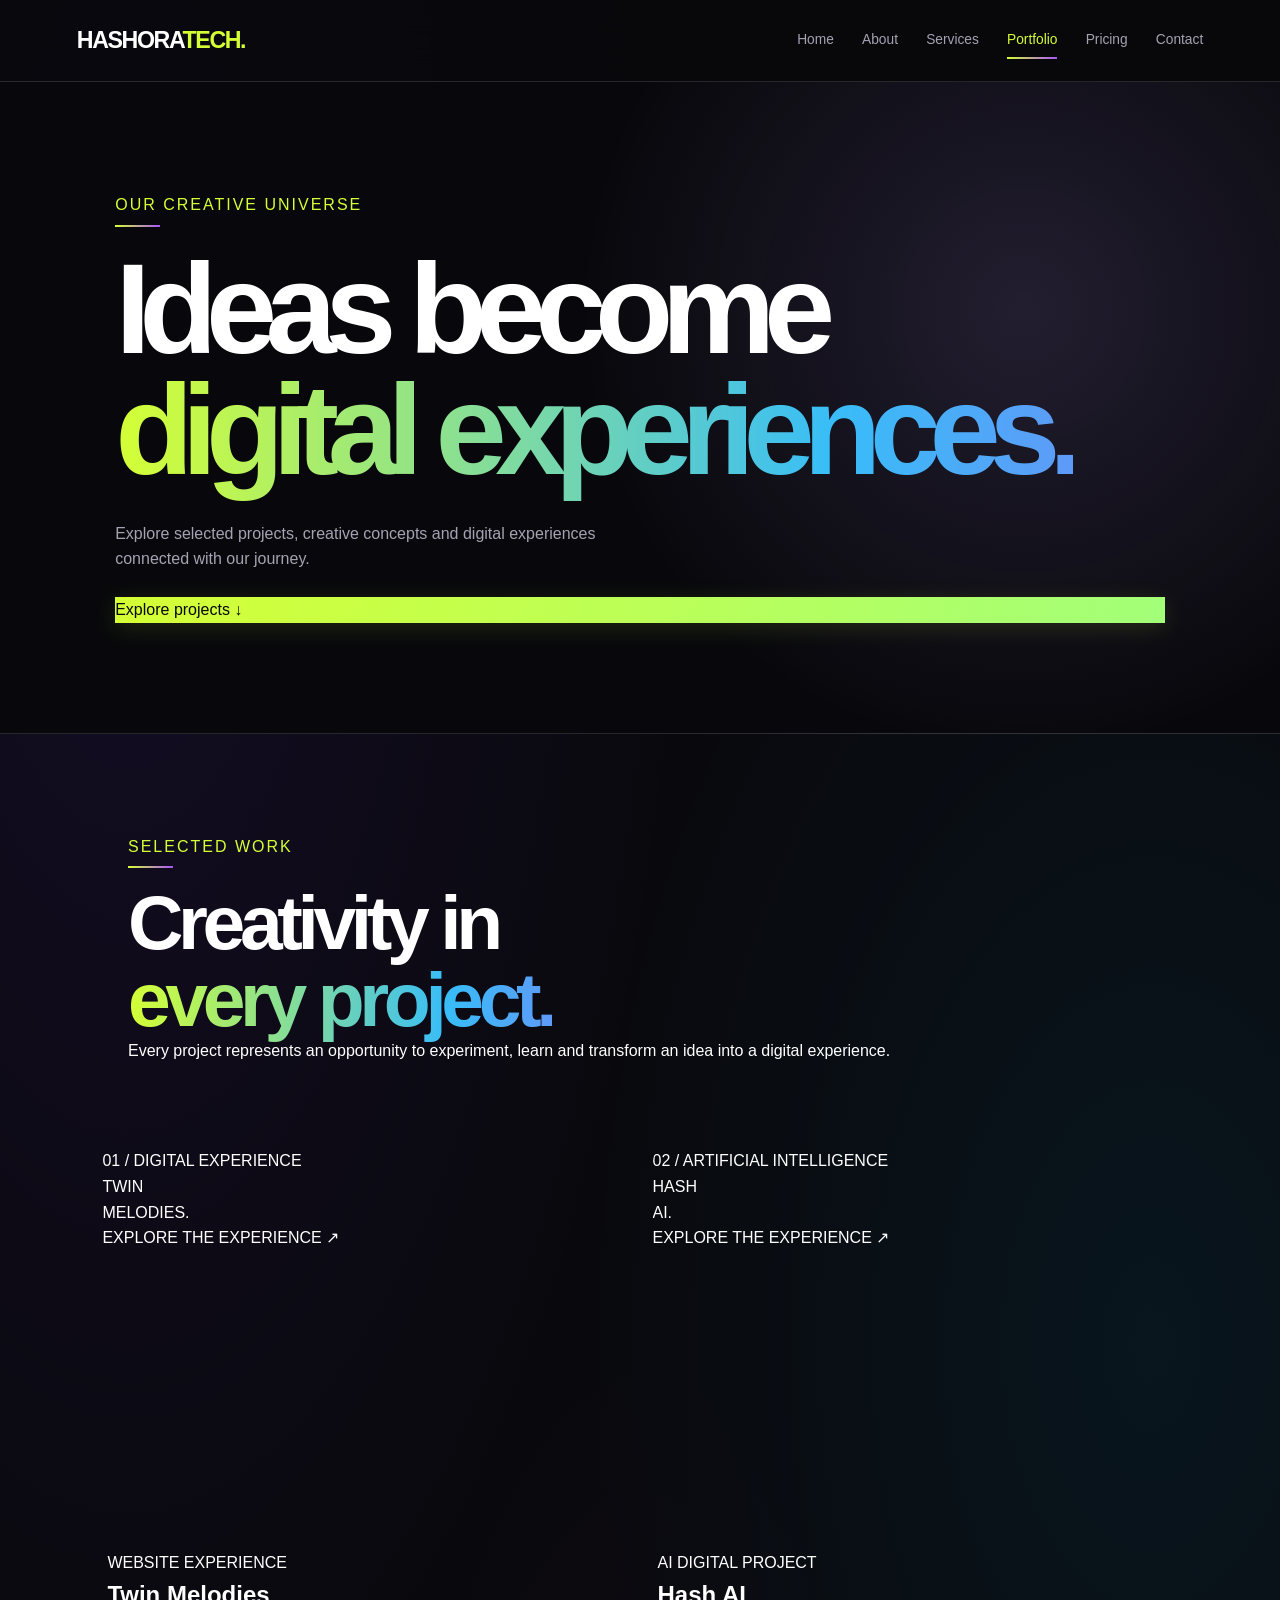
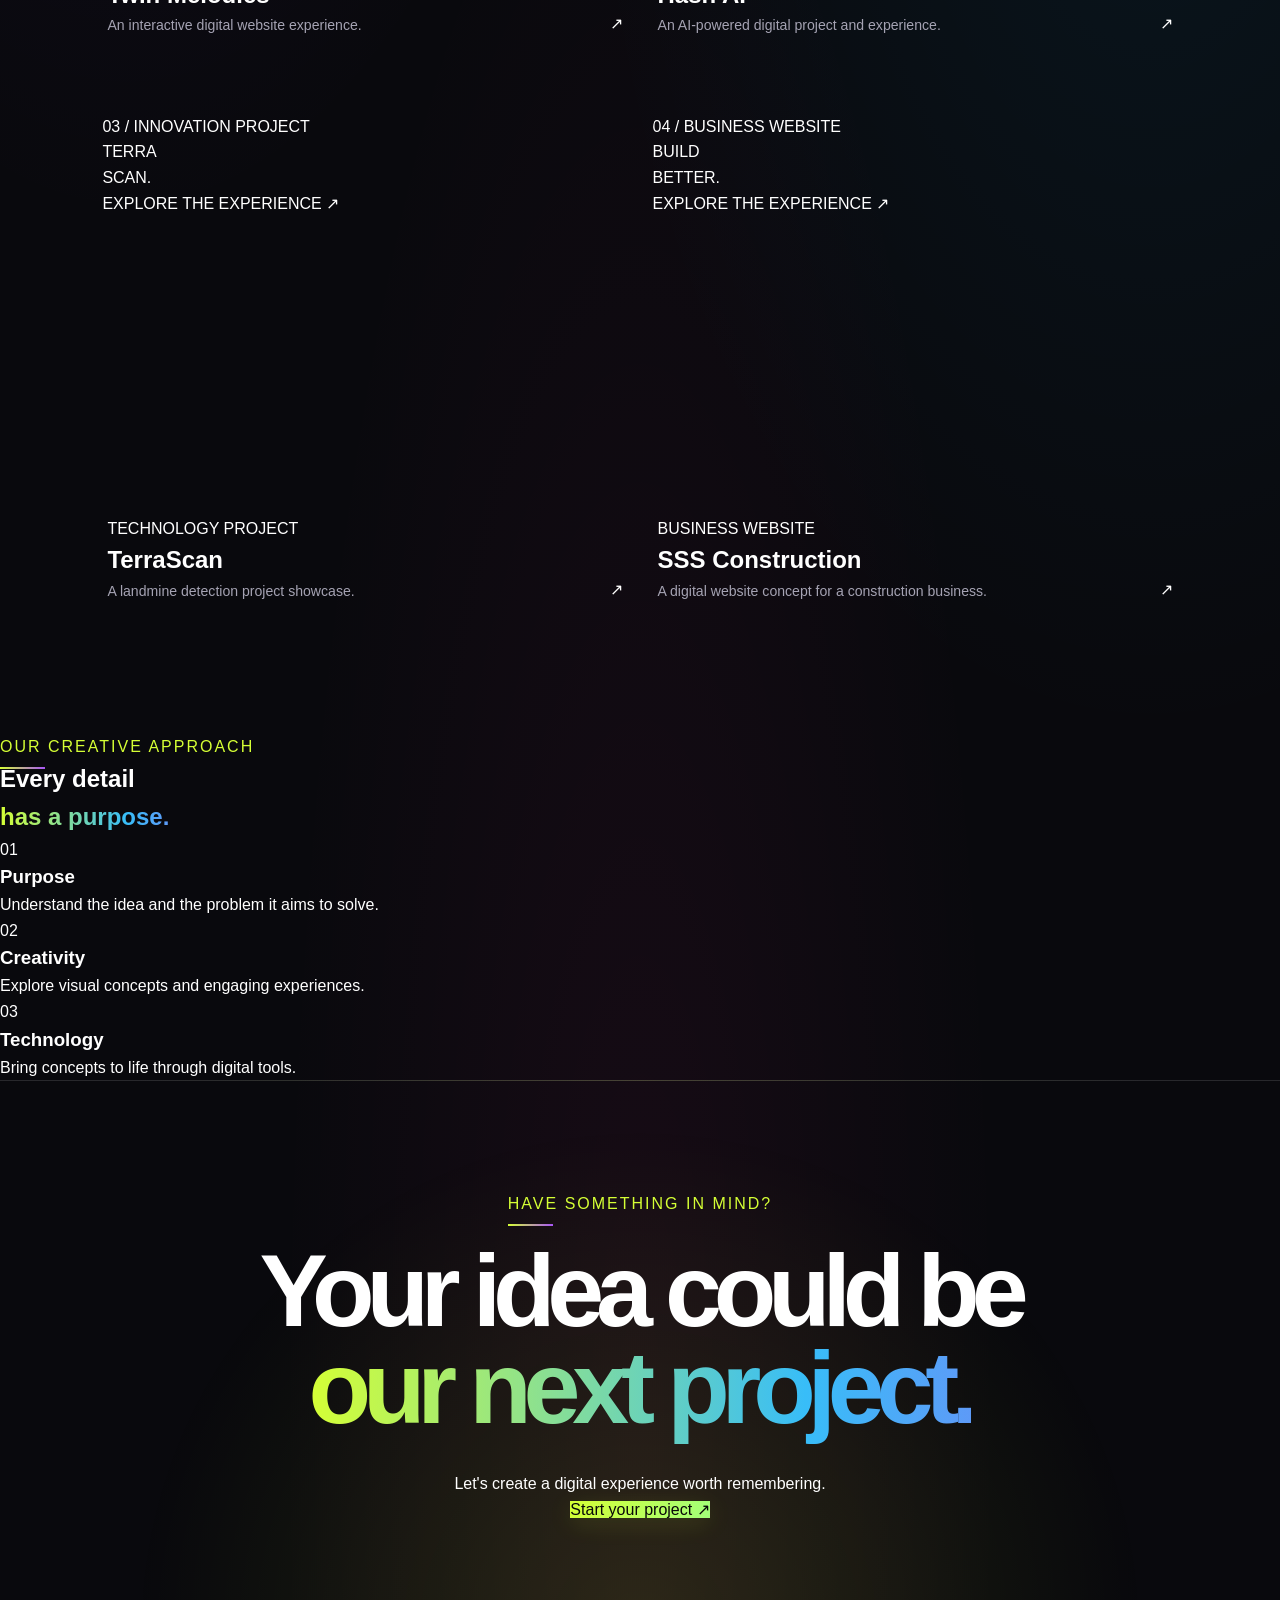
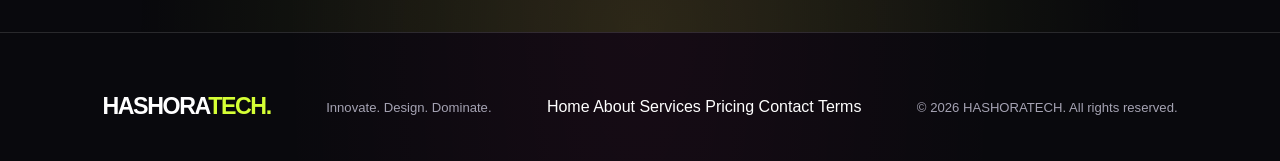
<file: portfolio.html>
<!DOCTYPE html>
<html lang="en">
<head>
  <meta charset="UTF-8">
  <meta name="viewport" content="width=device-width, initial-scale=1.0">
<!-- HASHORATECH FAVICON -->
<link rel="icon" type="image/png" sizes="48x48" href="/favicon.png">
<link rel="icon" type="image/png" sizes="192x192" href="/favicon.png">
<link rel="apple-touch-icon" href="/favicon.png">

  

  <!-- SEO -->
  <title>Our Portfolio | Web Design & Digital Projects | HASHORATECH</title>

  <meta name="description" content="Explore HASHORATECH projects and digital experiences, including interactive websites, AI-powered concepts, TerraScan and business website designs.">

  <meta name="keywords" content="HASHORATECH portfolio, website design portfolio, web development projects, AI website projects, graphic design, digital projects">

  <meta name="author" content="HASHORATECH">
  <meta name="robots" content="index, follow">

  <link rel="canonical" href="https://hashoratech.com/portfolio.html">
  <meta name="theme-color" content="#080811">
  <link rel="icon" type="image/png" href="hashoratech-logo.png">

  <!-- SOCIAL PREVIEW -->
  <meta property="og:type" content="website">
  <meta property="og:title" content="Our Portfolio | HASHORATECH">
  <meta property="og:description" content="Explore our selected digital projects, creative concepts and website experiences.">
  <meta property="og:url" content="https://hashoratech.com/portfolio.html">
  <meta property="og:image" content="https://hashoratech.com/hashoratech-logo.png">
  <meta property="og:site_name" content="HASHORATECH">

  <!-- STRUCTURED DATA -->
  <script type="application/ld+json">
  {
    "@context": "https://schema.org",
    "@type": "CollectionPage",
    "name": "HASHORATECH Portfolio",
    "url": "https://hashoratech.com/portfolio.html",
    "description": "A collection of digital projects and website experiences by HASHORATECH.",
    "publisher": {
      "@type": "Organization",
      "name": "HASHORATECH",
      "url": "https://hashoratech.com/"
    },
    "mainEntity": {
      "@type": "ItemList",
      "itemListElement": [
        {
          "@type": "ListItem",
          "position": 1,
          "name": "Twin Melodies",
          "url": "https://twin-melodies-three.vercel.app/"
        },
        {
          "@type": "ListItem",
          "position": 2,
          "name": "Hash AI",
          "url": "https://hashai.lovable.app/"
        },
        {
          "@type": "ListItem",
          "position": 3,
          "name": "TerraScan",
          "url": "https://terrascan1.lovable.app/"
        },
        {
          "@type": "ListItem",
          "position": 4,
          "name": "SSS Construction",
          "url": "https://sssconstruction.lovable.app/"
        }
      ]
    }
  }
  </script>

  <link rel="stylesheet" href="style.css">
</head>

<body>

<!-- NAVIGATION -->
<header class="site-header">
  <a href="index.html" class="logo">HASHORA<span>TECH.</span></a>

  <button class="menu-toggle" id="menuToggle" aria-label="Toggle navigation">
    <span></span><span></span><span></span>
  </button>

  <nav class="site-nav" id="siteNav">
    <a href="index.html">Home</a>
    <a href="about.html">About</a>
    <a href="service.html">Services</a>
    <a href="portfolio.html" class="active">Portfolio</a>
    <a href="pricing.html">Pricing</a>
    <a href="contact.html">Contact</a>
  </nav>
</header>

<main>

<!-- PORTFOLIO HERO -->
<section class="portfolio-hero reveal">
  <div class="section-tag">OUR CREATIVE UNIVERSE</div>

  <h1>
    Ideas become<br>
    <span>digital experiences.</span>
  </h1>

  <p>
    Explore selected projects, creative concepts and digital
    experiences connected with our journey.
  </p>

  <a href="#projects" class="primary-btn">Explore projects ↓</a>
</section>

<!-- INTRO -->
<section class="portfolio-intro reveal">
  <div class="section-tag">SELECTED WORK</div>

  <h2>
    Creativity in<br>
    <span>every project.</span>
  </h2>

  <p>
    Every project represents an opportunity to experiment,
    learn and transform an idea into a digital experience.
  </p>
</section>

<!-- PROJECT GALLERY -->
<section class="portfolio-gallery" id="projects">

  <!-- TWIN MELODIES -->
  <article class="portfolio-project reveal">

    <a href="https://twin-melodies-three.vercel.app/"
       target="_blank" rel="noopener"
       class="portfolio-project-link">

      <div class="portfolio-art portfolio-art-one">
        <span class="portfolio-art-label">01 / DIGITAL EXPERIENCE</span>
        <div class="portfolio-art-title">
          TWIN<br>MELODIES.
        </div>
        <span class="portfolio-art-bottom">EXPLORE THE EXPERIENCE ↗</span>
      </div>

      <div class="portfolio-info">
        <div>
          <span>WEBSITE EXPERIENCE</span>
          <h2>Twin Melodies</h2>
          <p>An interactive digital website experience.</p>
        </div>
        <span class="portfolio-arrow">↗</span>
      </div>

    </a>
  </article>

  <!-- HASH AI -->
  <article class="portfolio-project reveal">

    <a href="https://hashai.lovable.app/"
       target="_blank" rel="noopener"
       class="portfolio-project-link">

      <div class="portfolio-art portfolio-art-two">
        <span class="portfolio-art-label">02 / ARTIFICIAL INTELLIGENCE</span>
        <div class="portfolio-art-title">
          HASH<br>AI.
        </div>
        <span class="portfolio-art-bottom">EXPLORE THE EXPERIENCE ↗</span>
      </div>

      <div class="portfolio-info">
        <div>
          <span>AI DIGITAL PROJECT</span>
          <h2>Hash AI</h2>
          <p>An AI-powered digital project and experience.</p>
        </div>
        <span class="portfolio-arrow">↗</span>
      </div>

    </a>
  </article>

  <!-- TERRASCAN -->
  <article class="portfolio-project reveal">

    <a href="https://terrascan1.lovable.app/"
       target="_blank" rel="noopener"
       class="portfolio-project-link">

      <div class="portfolio-art portfolio-art-three">
        <span class="portfolio-art-label">03 / INNOVATION PROJECT</span>
        <div class="portfolio-art-title">
          TERRA<br>SCAN.
        </div>
        <span class="portfolio-art-bottom">EXPLORE THE EXPERIENCE ↗</span>
      </div>

      <div class="portfolio-info">
        <div>
          <span>TECHNOLOGY PROJECT</span>
          <h2>TerraScan</h2>
          <p>A landmine detection project showcase.</p>
        </div>
        <span class="portfolio-arrow">↗</span>
      </div>

    </a>
  </article>

  <!-- SSS CONSTRUCTION -->
  <article class="portfolio-project reveal">

    <a href="https://sssconstruction.lovable.app/"
       target="_blank" rel="noopener"
       class="portfolio-project-link">

      <div class="portfolio-art portfolio-art-four">
        <span class="portfolio-art-label">04 / BUSINESS WEBSITE</span>
        <div class="portfolio-art-title">
          BUILD<br>BETTER.
        </div>
        <span class="portfolio-art-bottom">EXPLORE THE EXPERIENCE ↗</span>
      </div>

      <div class="portfolio-info">
        <div>
          <span>BUSINESS WEBSITE</span>
          <h2>SSS Construction</h2>
          <p>A digital website concept for a construction business.</p>
        </div>
        <span class="portfolio-arrow">↗</span>
      </div>

    </a>
  </article>

</section>

<!-- PROJECT APPROACH -->
<section class="portfolio-approach reveal">

  <div class="section-tag">OUR CREATIVE APPROACH</div>

  <h2>
    Every detail<br>
    <span>has a purpose.</span>
  </h2>

  <div class="portfolio-approach-grid">

    <article>
      <span>01</span>
      <h3>Purpose</h3>
      <p>Understand the idea and the problem it aims to solve.</p>
    </article>

    <article>
      <span>02</span>
      <h3>Creativity</h3>
      <p>Explore visual concepts and engaging experiences.</p>
    </article>

    <article>
      <span>03</span>
      <h3>Technology</h3>
      <p>Bring concepts to life through digital tools.</p>
    </article>

  </div>
</section>

<!-- CTA -->
<section class="portfolio-cta reveal">

  <div class="section-tag">HAVE SOMETHING IN MIND?</div>

  <h2>
    Your idea could be<br>
    <span>our next project.</span>
  </h2>

  <p>Let's create a digital experience worth remembering.</p>

  <a href="contact.html" class="primary-btn">Start your project ↗</a>

</section>

</main>

<!-- FOOTER -->
<footer class="site-footer">

  <a href="index.html" class="logo">HASHORA<span>TECH.</span></a>

  <p>Innovate. Design. Dominate.</p>

  <div class="footer-links">
    <a href="index.html">Home</a>
    <a href="about.html">About</a>
    <a href="service.html">Services</a>
    <a href="pricing.html">Pricing</a>
    <a href="contact.html">Contact</a>
    <a href="terms.html">Terms</a>
  </div>

  <p>© <span id="year"></span> HASHORATECH. All rights reserved.</p>

</footer>

<script src="script.js"></script>

</body>
</html>
</file>
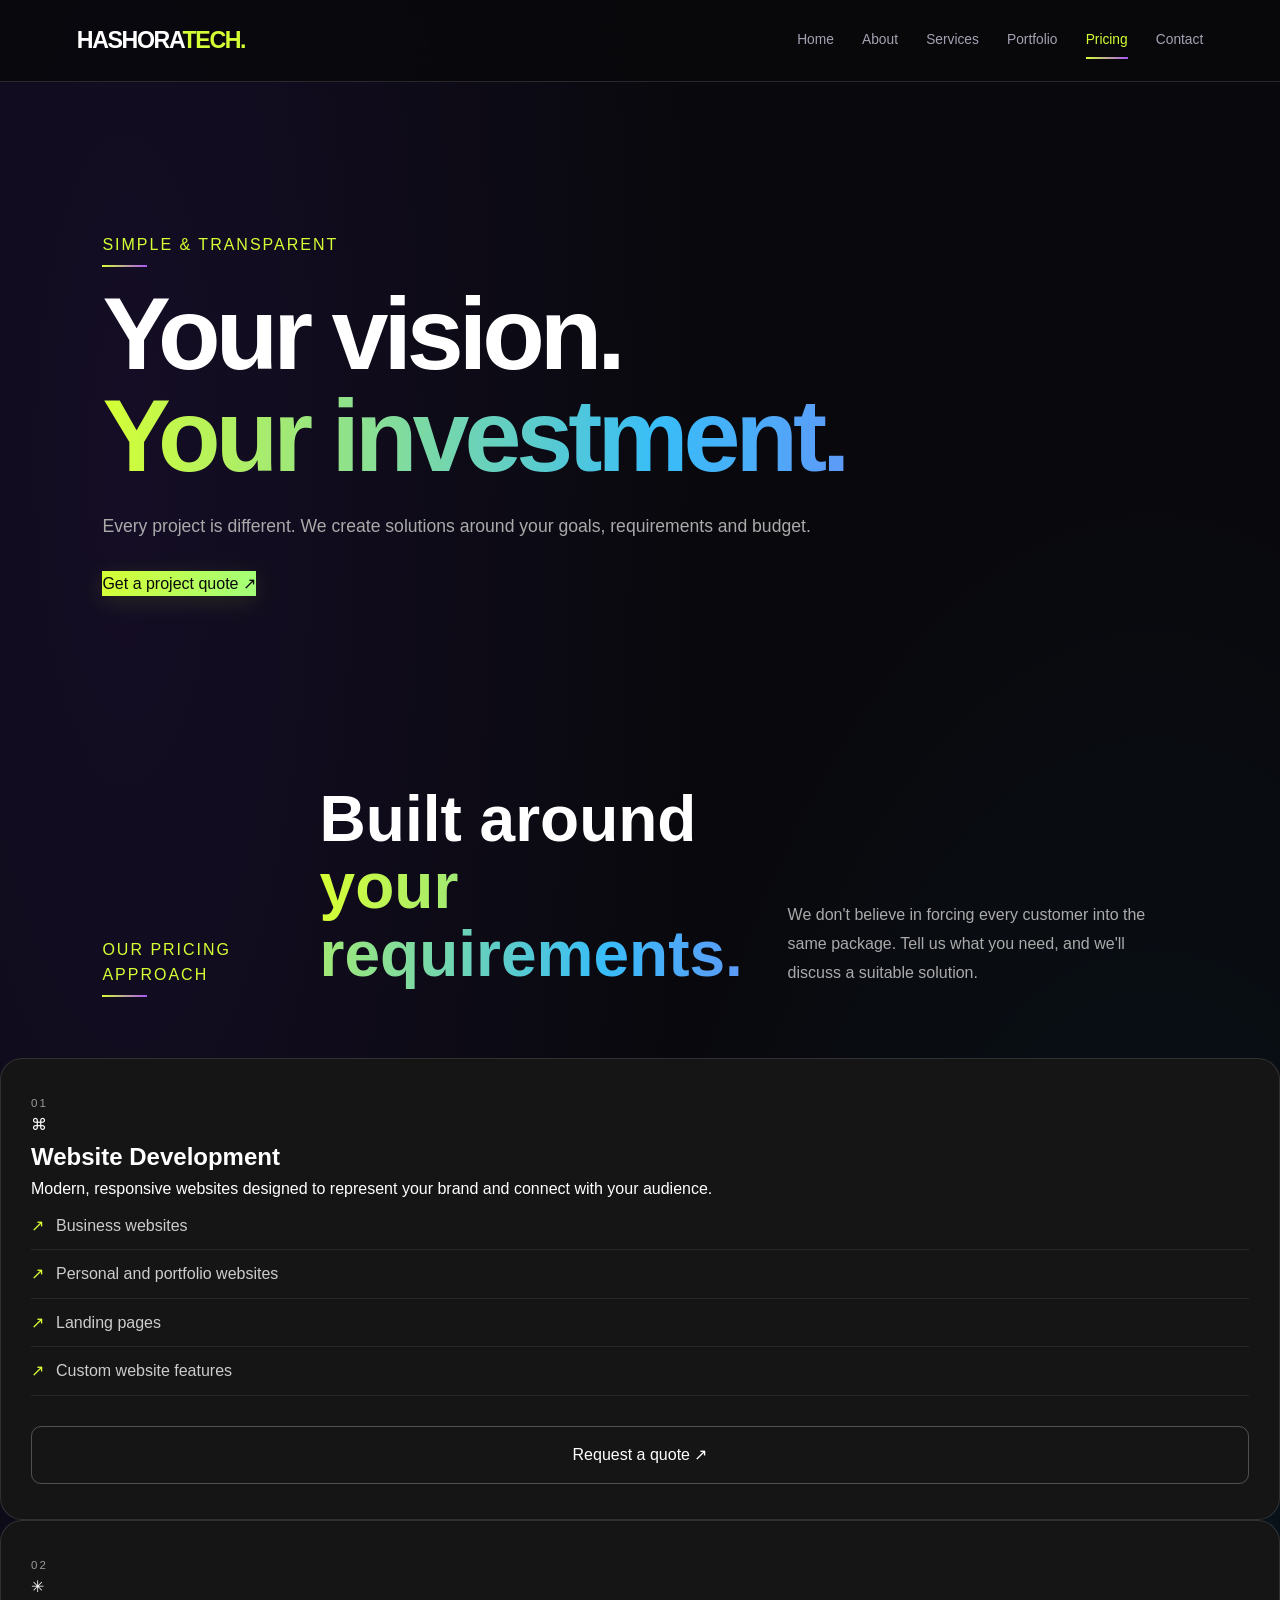
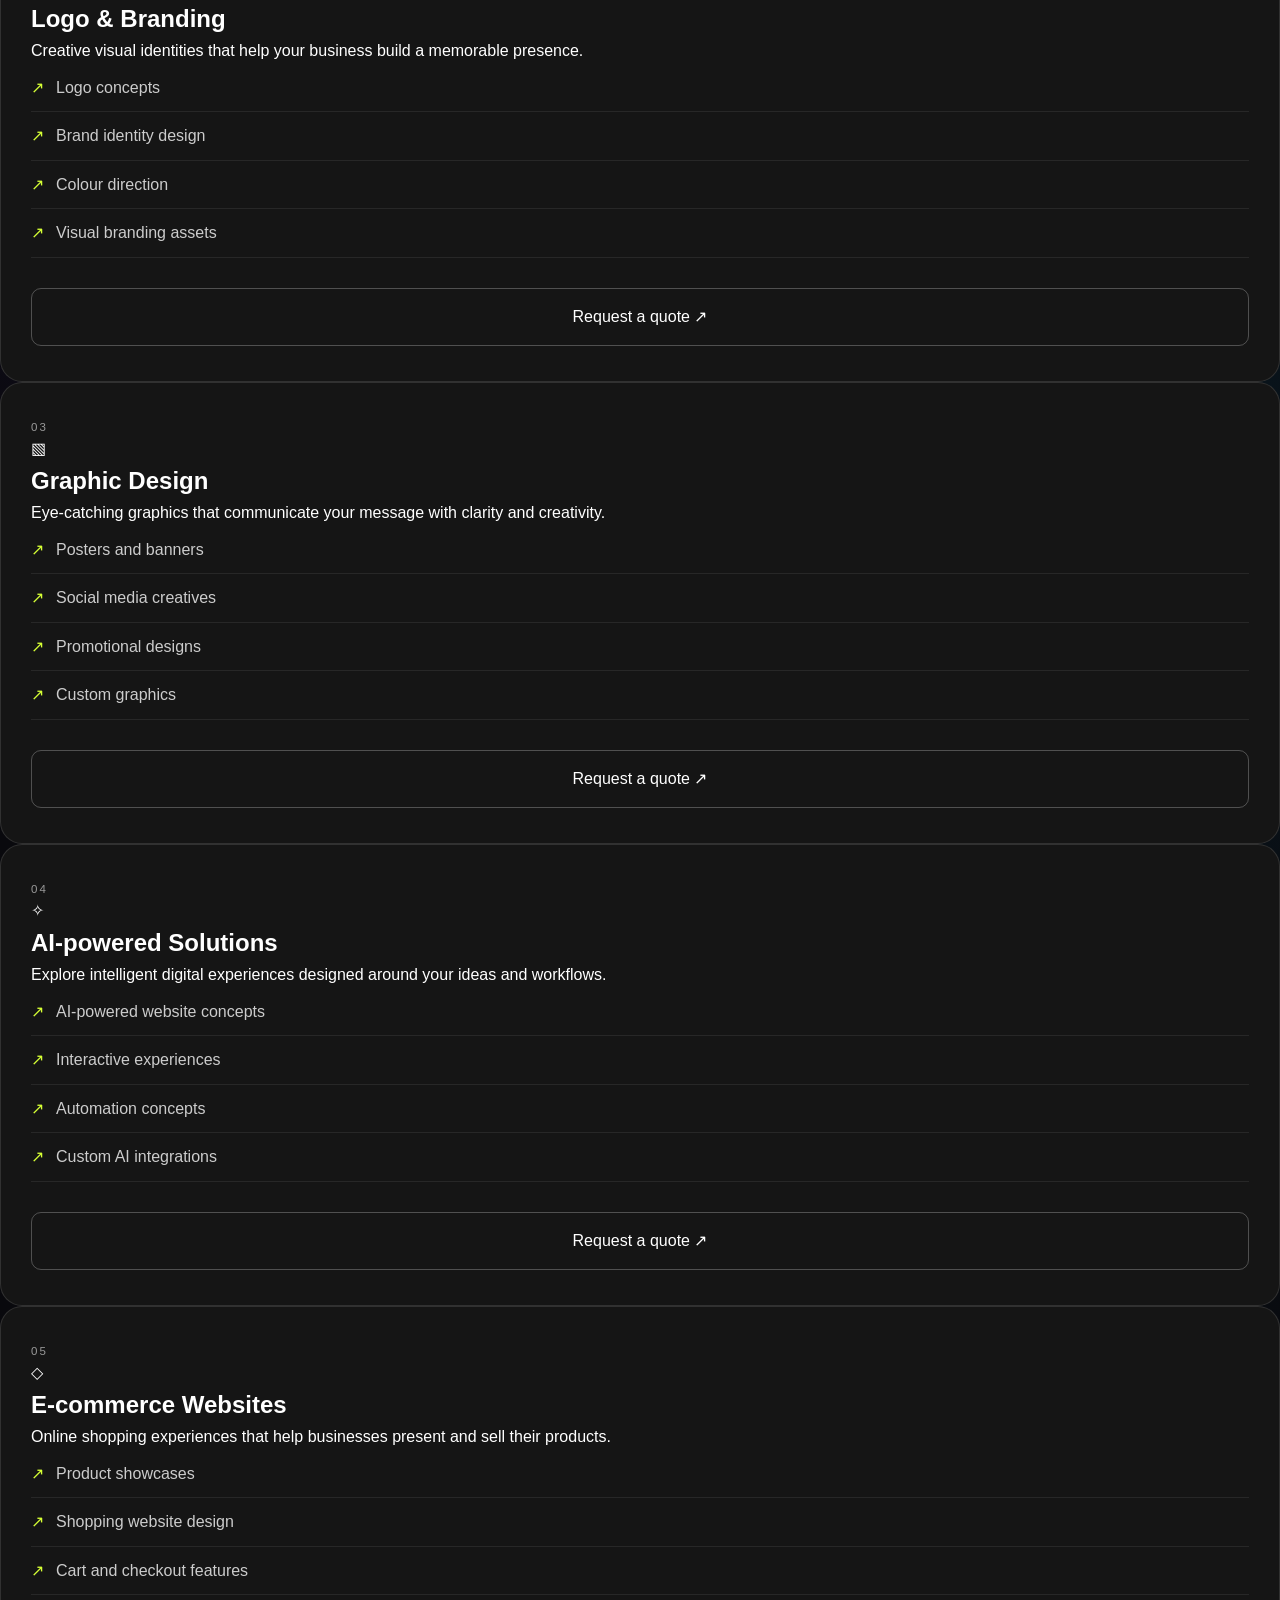
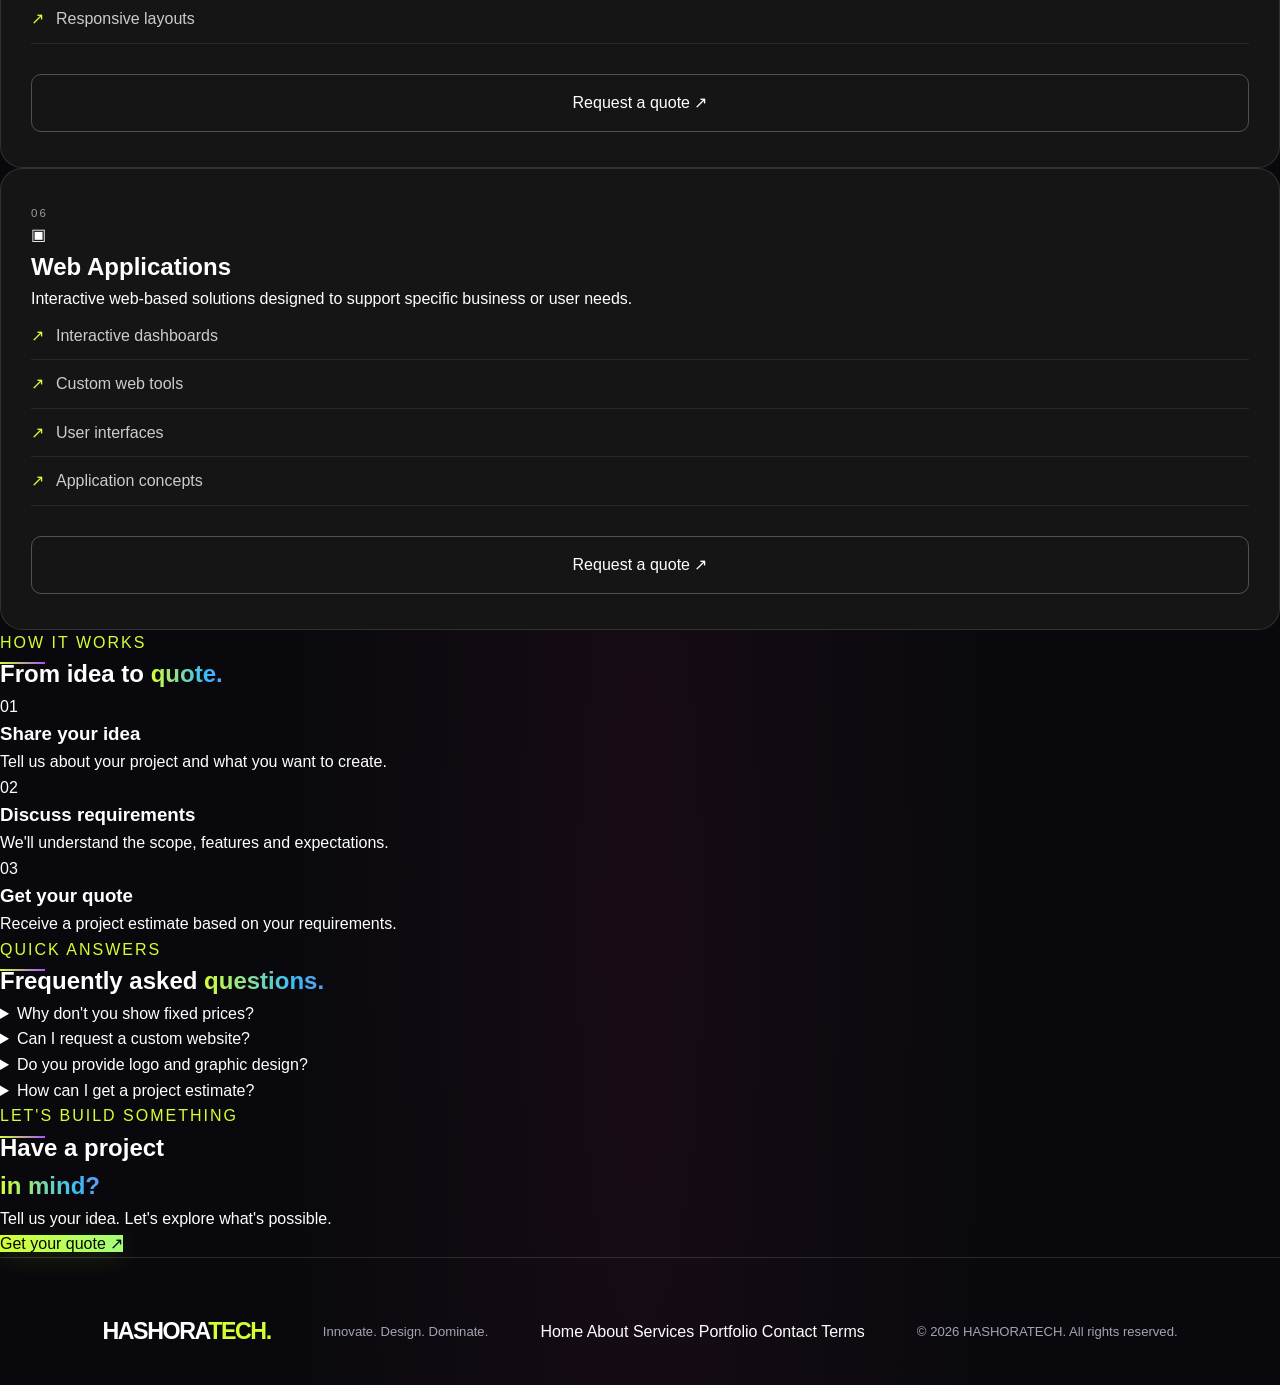
<file: pricing.html>
<!DOCTYPE html>
<html lang="en">
<head>
  <meta charset="UTF-8">
  <meta name="viewport" content="width=device-width, initial-scale=1.0">
  
<!-- HASHORATECH FAVICON -->
<link rel="icon" type="image/png" sizes="48x48" href="/favicon.png">
<link rel="icon" type="image/png" sizes="192x192" href="/favicon.png">
<link rel="apple-touch-icon" href="/favicon.png">


  <title>Pricing & Website Design Packages | HASHORATECH</title>
  <meta name="description" content="Explore HASHORATECH website development, logo design, branding and graphic design services. Contact us for a custom quote tailored to your project.">
  <meta name="keywords" content="HASHORATECH pricing, website development cost, website design packages, logo design pricing, graphic design services, web development India">
  <meta name="author" content="HASHORATECH">
  <meta name="robots" content="index, follow">

  <link rel="canonical" href="https://hashoratech.com/pricing.html">
  <link rel="icon" type="image/png" href="hashoratech-logo.png">
  <meta name="theme-color" content="#080811">

  <meta property="og:type" content="website">
  <meta property="og:title" content="Pricing & Project Quotes | HASHORATECH">
  <meta property="og:description" content="Find the right digital solution for your next idea. Contact HASHORATECH for a custom project quote.">
  <meta property="og:url" content="https://hashoratech.com/pricing.html">
  <meta property="og:image" content="https://hashoratech.com/hashoratech-logo.png">
  <meta property="og:site_name" content="HASHORATECH">

  <meta name="twitter:card" content="summary_large_image">
  <meta name="twitter:title" content="Pricing | HASHORATECH">
  <meta name="twitter:description" content="Custom website development, branding and creative design solutions.">
  <meta name="twitter:image" content="https://hashoratech.com/hashoratech-logo.png">

  <script type="application/ld+json">
  {
    "@context": "https://schema.org",
    "@type": "WebPage",
    "name": "HASHORATECH Pricing",
    "url": "https://hashoratech.com/pricing.html",
    "description": "Information about HASHORATECH digital services and custom project quotes.",
    "publisher": {
      "@type": "Organization",
      "name": "HASHORATECH",
      "url": "https://hashoratech.com/"
    }
  }
  </script>

  <link rel="stylesheet" href="style.css">
</head>

<body>

<header class="site-header">
  <a href="index.html" class="logo">HASHORA<span>TECH.</span></a>

  <button class="menu-toggle" id="menuToggle" aria-label="Toggle navigation">
    <span></span><span></span><span></span>
  </button>

  <nav class="site-nav" id="siteNav">
    <a href="index.html">Home</a>
    <a href="about.html">About</a>
    <a href="service.html">Services</a>
    <a href="portfolio.html">Portfolio</a>
    <a href="pricing.html" class="active">Pricing</a>
    <a href="contact.html">Contact</a>
  </nav>
</header>

<main>

<section class="pricing-hero reveal">
  <div class="section-tag">SIMPLE & TRANSPARENT</div>

  <h1>
    Your vision.<br>
    <span>Your investment.</span>
  </h1>

  <p>
    Every project is different. We create solutions around your
    goals, requirements and budget.
  </p>

  <a href="contact.html" class="primary-btn">Get a project quote ↗</a>
</section>

<section class="pricing-intro reveal">
  <div class="section-tag">OUR PRICING APPROACH</div>

  <h2>
    Built around<br>
    <span>your requirements.</span>
  </h2>

  <p>
    We don't believe in forcing every customer into the same package.
    Tell us what you need, and we'll discuss a suitable solution.
  </p>
</section>

<section class="pricing-services">

  <article class="pricing-card reveal">
    <span class="pricing-number">01</span>
    <div class="pricing-icon">⌘</div>
    <h2>Website Development</h2>
    <p>
      Modern, responsive websites designed to represent your brand
      and connect with your audience.
    </p>
    <ul>
      <li>Business websites</li>
      <li>Personal and portfolio websites</li>
      <li>Landing pages</li>
      <li>Custom website features</li>
    </ul>
    <a href="contact.html" class="pricing-link">Request a quote ↗</a>
  </article>

  <article class="pricing-card reveal">
    <span class="pricing-number">02</span>
    <div class="pricing-icon">✳</div>
    <h2>Logo & Branding</h2>
    <p>
      Creative visual identities that help your business
      build a memorable presence.
    </p>
    <ul>
      <li>Logo concepts</li>
      <li>Brand identity design</li>
      <li>Colour direction</li>
      <li>Visual branding assets</li>
    </ul>
    <a href="contact.html" class="pricing-link">Request a quote ↗</a>
  </article>

  <article class="pricing-card reveal">
    <span class="pricing-number">03</span>
    <div class="pricing-icon">▧</div>
    <h2>Graphic Design</h2>
    <p>
      Eye-catching graphics that communicate your message
      with clarity and creativity.
    </p>
    <ul>
      <li>Posters and banners</li>
      <li>Social media creatives</li>
      <li>Promotional designs</li>
      <li>Custom graphics</li>
    </ul>
    <a href="contact.html" class="pricing-link">Request a quote ↗</a>
  </article>

  <article class="pricing-card reveal">
    <span class="pricing-number">04</span>
    <div class="pricing-icon">✧</div>
    <h2>AI-powered Solutions</h2>
    <p>
      Explore intelligent digital experiences designed
      around your ideas and workflows.
    </p>
    <ul>
      <li>AI-powered website concepts</li>
      <li>Interactive experiences</li>
      <li>Automation concepts</li>
      <li>Custom AI integrations</li>
    </ul>
    <a href="contact.html" class="pricing-link">Request a quote ↗</a>
  </article>

  <article class="pricing-card reveal">
    <span class="pricing-number">05</span>
    <div class="pricing-icon">◇</div>
    <h2>E-commerce Websites</h2>
    <p>
      Online shopping experiences that help businesses
      present and sell their products.
    </p>
    <ul>
      <li>Product showcases</li>
      <li>Shopping website design</li>
      <li>Cart and checkout features</li>
      <li>Responsive layouts</li>
    </ul>
    <a href="contact.html" class="pricing-link">Request a quote ↗</a>
  </article>

  <article class="pricing-card reveal">
    <span class="pricing-number">06</span>
    <div class="pricing-icon">▣</div>
    <h2>Web Applications</h2>
    <p>
      Interactive web-based solutions designed to support
      specific business or user needs.
    </p>
    <ul>
      <li>Interactive dashboards</li>
      <li>Custom web tools</li>
      <li>User interfaces</li>
      <li>Application concepts</li>
    </ul>
    <a href="contact.html" class="pricing-link">Request a quote ↗</a>
  </article>

</section>

<section class="pricing-process reveal">
  <div class="section-tag">HOW IT WORKS</div>
  <h2>From idea to <span>quote.</span></h2>

  <div class="pricing-process-grid">
    <article>
      <span>01</span>
      <h3>Share your idea</h3>
      <p>Tell us about your project and what you want to create.</p>
    </article>

    <article>
      <span>02</span>
      <h3>Discuss requirements</h3>
      <p>We'll understand the scope, features and expectations.</p>
    </article>

    <article>
      <span>03</span>
      <h3>Get your quote</h3>
      <p>Receive a project estimate based on your requirements.</p>
    </article>
  </div>
</section>

<section class="pricing-faq reveal">
  <div class="section-tag">QUICK ANSWERS</div>
  <h2>Frequently asked <span>questions.</span></h2>

  <details>
    <summary>Why don't you show fixed prices?</summary>
    <p>
      Project costs depend on the features, complexity, design
      requirements and time involved. We provide quotes based
      on each project's scope.
    </p>
  </details>

  <details>
    <summary>Can I request a custom website?</summary>
    <p>
      Yes. You can share your ideas, preferred features and
      requirements through our contact page.
    </p>
  </details>

  <details>
    <summary>Do you provide logo and graphic design?</summary>
    <p>
      Yes. We offer logo design, branding, posters, banners
      and other creative design services.
    </p>
  </details>

  <details>
    <summary>How can I get a project estimate?</summary>
    <p>
      Visit our contact page and send your project details.
      We'll discuss the requirements and a suitable estimate.
    </p>
  </details>
</section>

<section class="pricing-cta reveal">
  <div class="section-tag">LET'S BUILD SOMETHING</div>

  <h2>
    Have a project<br>
    <span>in mind?</span>
  </h2>

  <p>Tell us your idea. Let's explore what's possible.</p>

  <a href="contact.html" class="primary-btn">Get your quote ↗</a>
</section>

</main>

<footer class="site-footer">

  <a href="index.html" class="logo">HASHORA<span>TECH.</span></a>

  <p>Innovate. Design. Dominate.</p>

  <div class="footer-links">
    <a href="index.html">Home</a>
    <a href="about.html">About</a>
    <a href="service.html">Services</a>
    <a href="portfolio.html">Portfolio</a>
    <a href="contact.html">Contact</a>
    <a href="terms.html">Terms</a>
  </div>

  <p>© <span id="year"></span> HASHORATECH. All rights reserved.</p>

</footer>

<script src="script.js"></script>

</body>
</html>
</file>
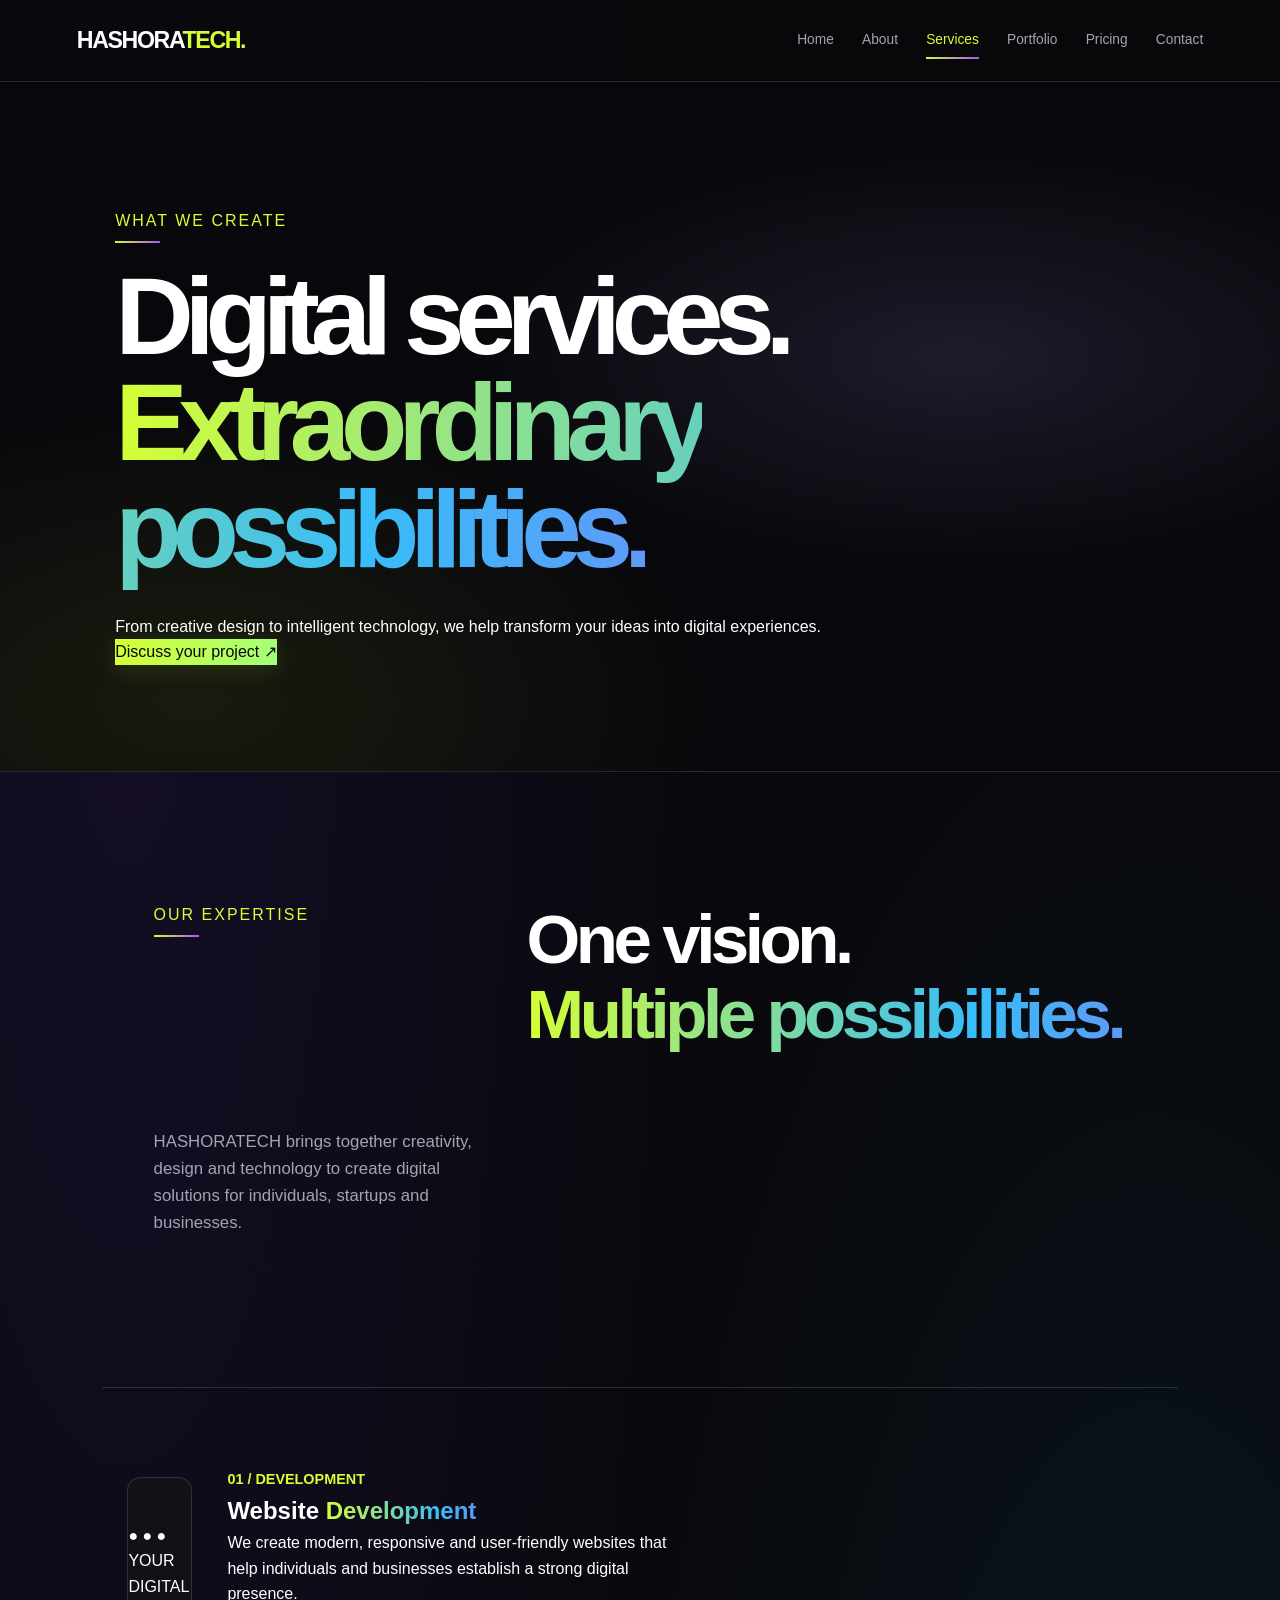
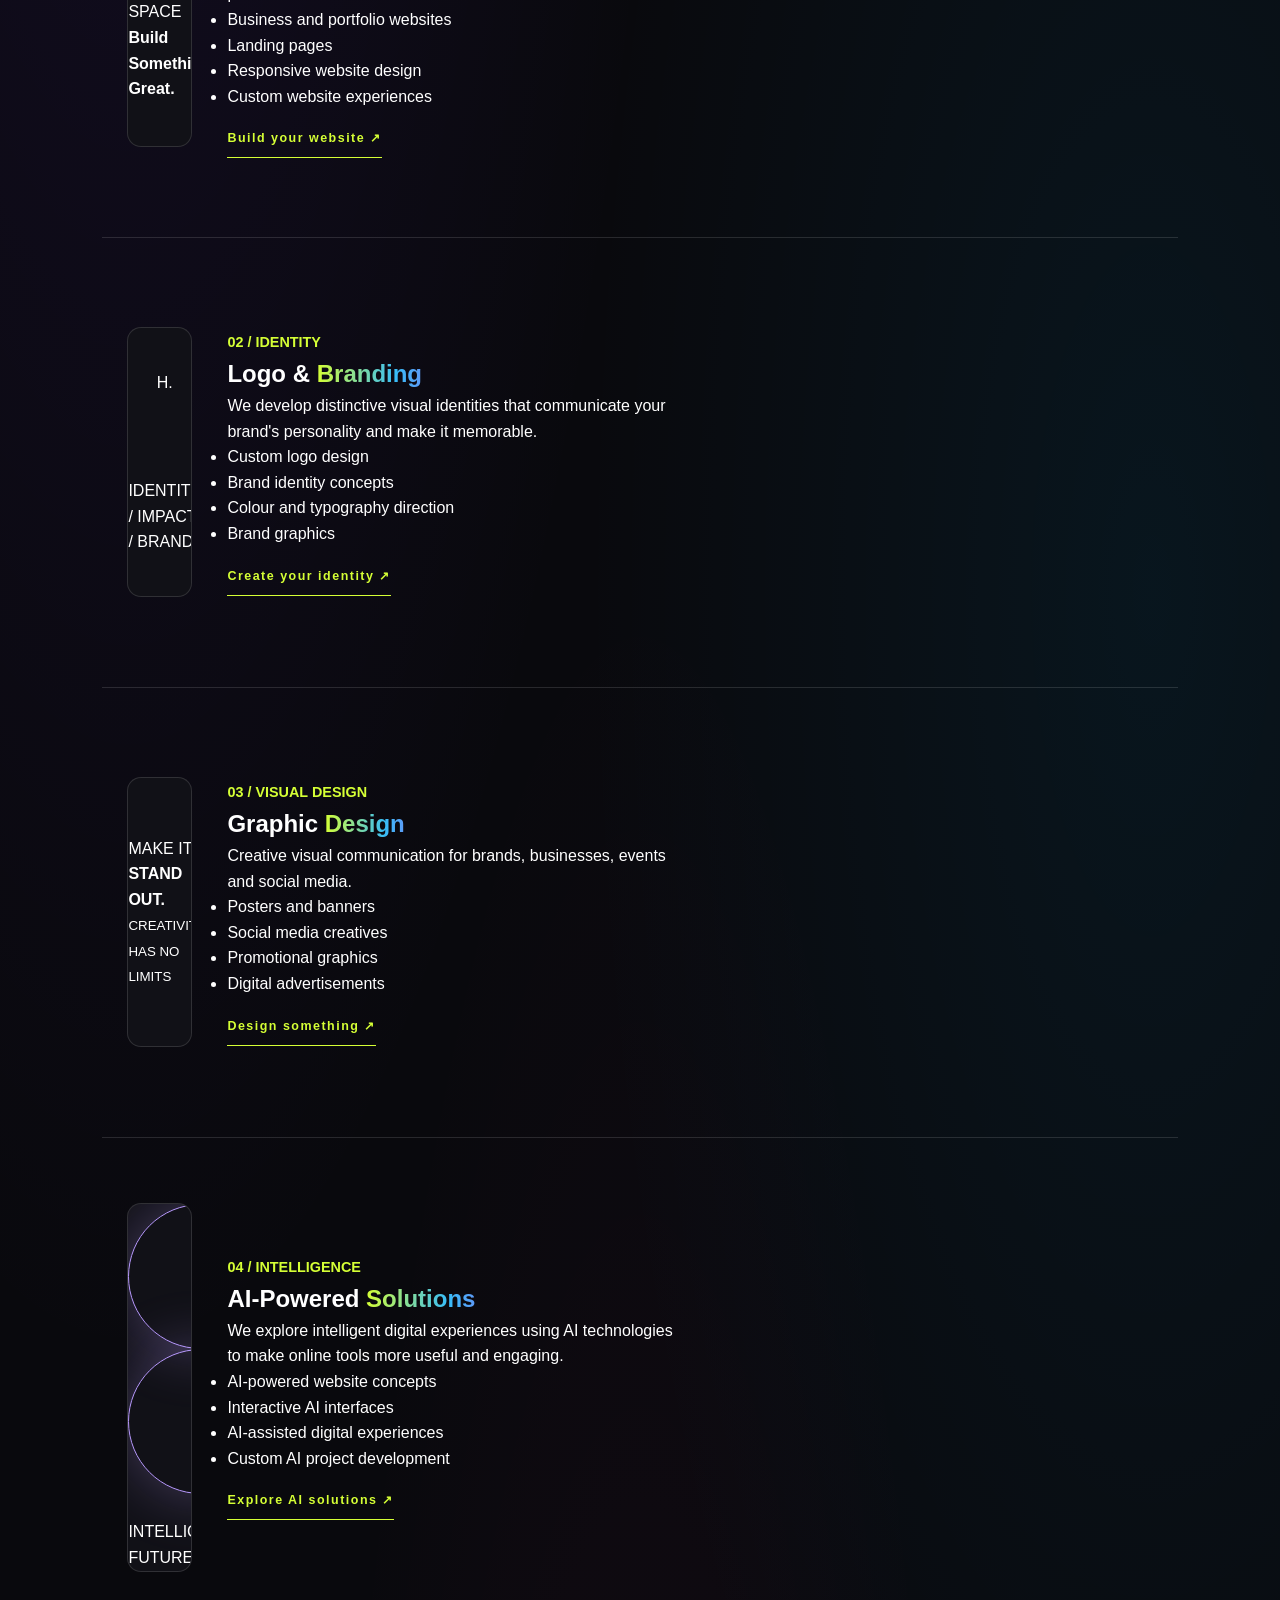
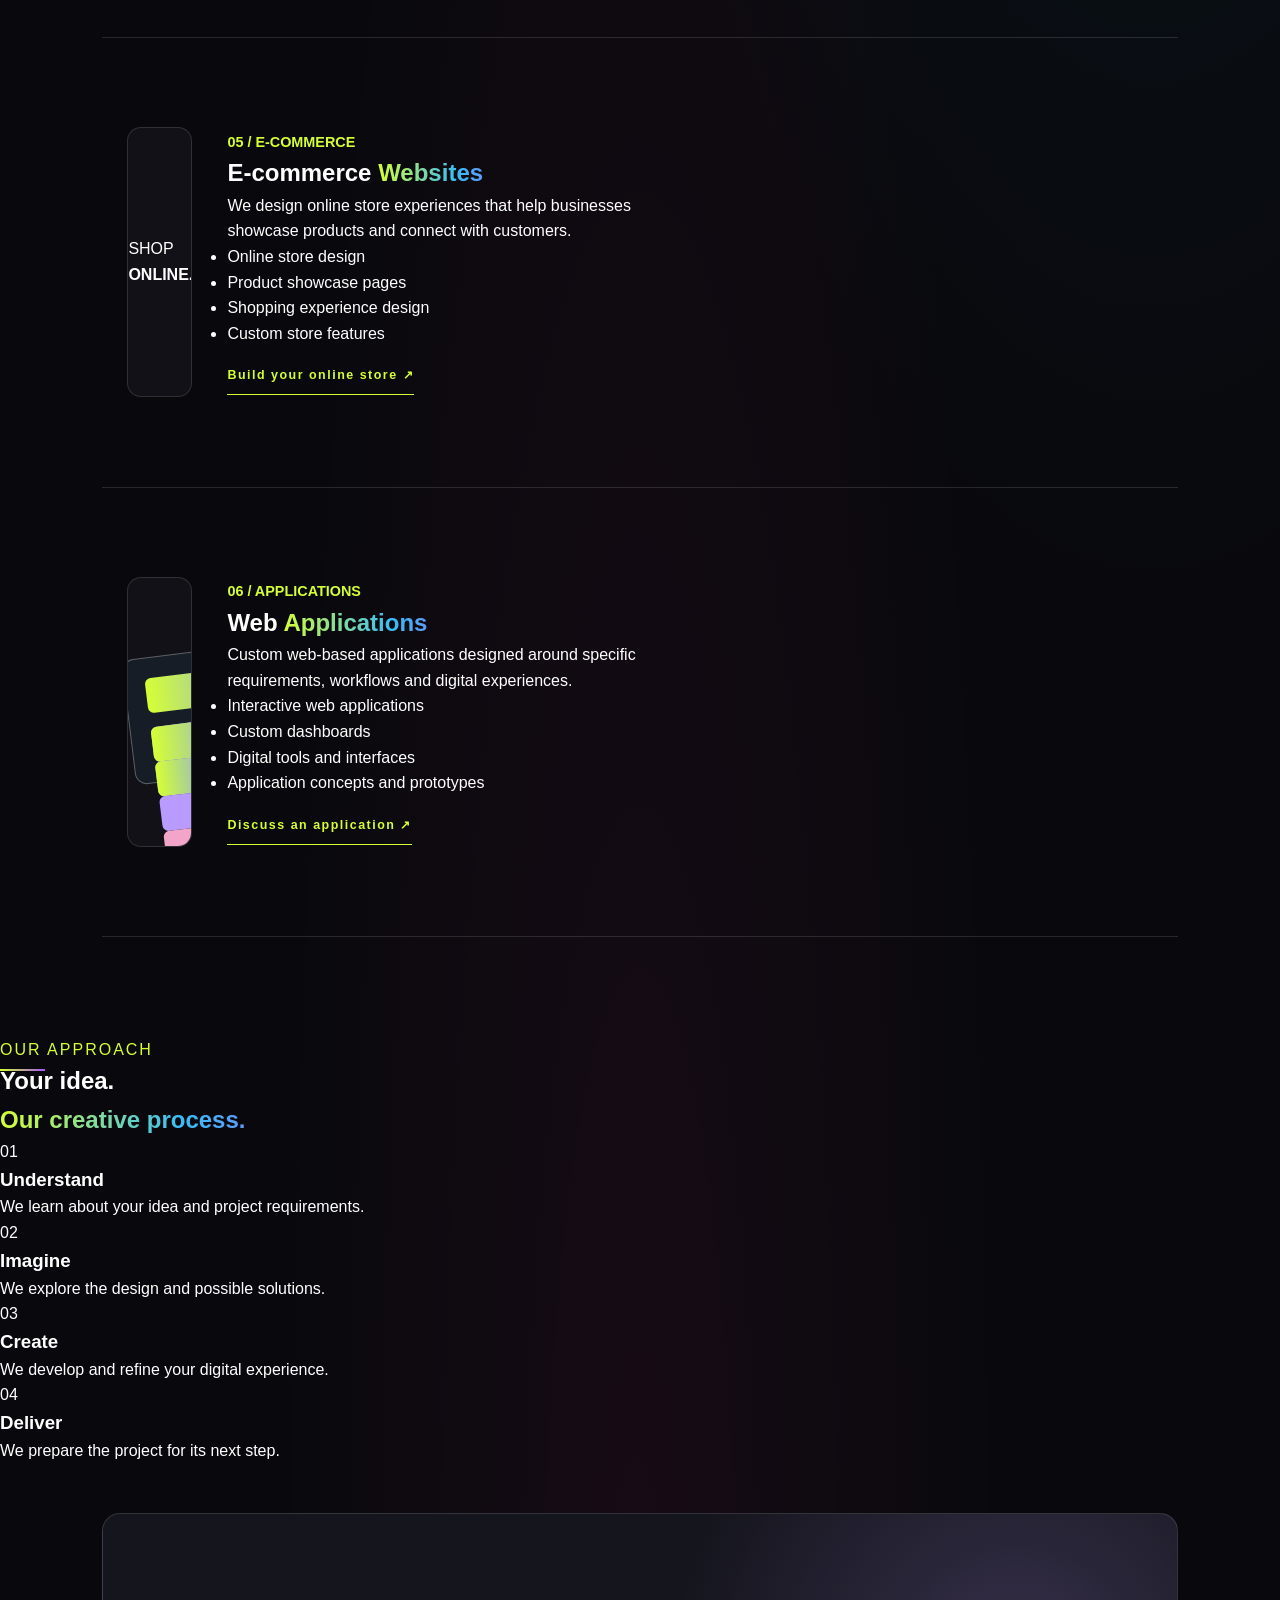
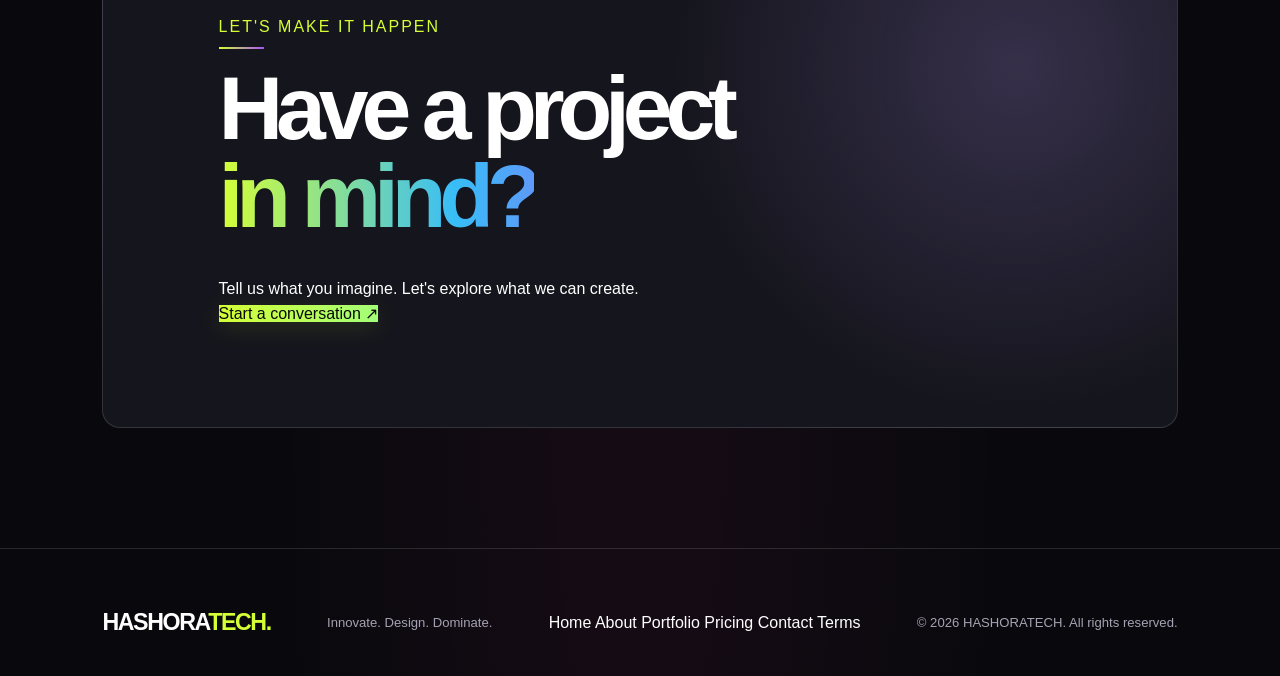
<file: service.html>
<!DOCTYPE html>
<html lang="en">
<head>
  <meta charset="UTF-8">
  <meta name="viewport" content="width=device-width, initial-scale=1.0">
  
<!-- HASHORATECH FAVICON -->
<link rel="icon" type="image/png" sizes="48x48" href="/favicon.png">
<link rel="icon" type="image/png" sizes="192x192" href="/favicon.png">
<link rel="apple-touch-icon" href="/favicon.png">


  <!-- SEO -->
  <title>Our Services | Website Development, Branding & AI | HASHORATECH</title>

  <meta name="description" content="Explore HASHORATECH services including website development, logo design, branding, graphic design, AI-powered websites, web applications and e-commerce solutions.">

  <meta name="keywords" content="website development, website designer, logo design, branding services, graphic design, AI website development, e-commerce website, web applications, HASHORATECH">

  <meta name="author" content="HASHORATECH">
  <meta name="robots" content="index, follow">

  <link rel="canonical" href="https://hashoratech.com/service.html">
  <meta name="theme-color" content="#080811">
  <link rel="icon" type="image/png" href="hashoratech-logo.png">

  <!-- SOCIAL PREVIEW -->
  <meta property="og:type" content="website">
  <meta property="og:title" content="Digital Services | HASHORATECH">
  <meta property="og:description" content="Websites, branding, graphic design, AI solutions and more. Discover what HASHORATECH can create.">
  <meta property="og:url" content="https://hashoratech.com/service.html">
  <meta property="og:image" content="https://hashoratech.com/hashoratech-logo.png">
  <meta property="og:site_name" content="HASHORATECH">

  <!-- STRUCTURED DATA -->
  <script type="application/ld+json">
  {
    "@context": "https://schema.org",
    "@type": "ItemList",
    "name": "HASHORATECH Services",
    "itemListElement": [
      {
        "@type": "ListItem",
        "position": 1,
        "item": {
          "@type": "Service",
          "name": "Website Development",
          "provider": {
            "@type": "Organization",
            "name": "HASHORATECH",
            "url": "https://hashoratech.com/"
          }
        }
      },
      {
        "@type": "ListItem",
        "position": 2,
        "item": {
          "@type": "Service",
          "name": "Logo Design and Branding",
          "provider": {
            "@type": "Organization",
            "name": "HASHORATECH",
            "url": "https://hashoratech.com/"
          }
        }
      },
      {
        "@type": "ListItem",
        "position": 3,
        "item": {
          "@type": "Service",
          "name": "Graphic Design",
          "provider": {
            "@type": "Organization",
            "name": "HASHORATECH",
            "url": "https://hashoratech.com/"
          }
        }
      },
      {
        "@type": "ListItem",
        "position": 4,
        "item": {
          "@type": "Service",
          "name": "AI-Powered Solutions",
          "provider": {
            "@type": "Organization",
            "name": "HASHORATECH",
            "url": "https://hashoratech.com/"
          }
        }
      },
      {
        "@type": "ListItem",
        "position": 5,
        "item": {
          "@type": "Service",
          "name": "E-commerce Websites",
          "provider": {
            "@type": "Organization",
            "name": "HASHORATECH",
            "url": "https://hashoratech.com/"
          }
        }
      },
      {
        "@type": "ListItem",
        "position": 6,
        "item": {
          "@type": "Service",
          "name": "Web Applications",
          "provider": {
            "@type": "Organization",
            "name": "HASHORATECH",
            "url": "https://hashoratech.com/"
          }
        }
      }
    ]
  }
  </script>

  <link rel="stylesheet" href="style.css">
</head>

<body>

<!-- NAVIGATION -->
<header class="site-header">
  <a href="index.html" class="logo">HASHORA<span>TECH.</span></a>

  <button class="menu-toggle" id="menuToggle" aria-label="Toggle navigation">
    <span></span><span></span><span></span>
  </button>

  <nav class="site-nav" id="siteNav">
    <a href="index.html">Home</a>
    <a href="about.html">About</a>
    <a href="service.html" class="active">Services</a>
    <a href="portfolio.html">Portfolio</a>
    <a href="pricing.html">Pricing</a>
    <a href="contact.html">Contact</a>
  </nav>
</header>

<main>

<!-- HERO -->
<section class="services-hero reveal">
  <div class="section-tag">WHAT WE CREATE</div>

  <h1>
    Digital services.<br>
    <span>Extraordinary possibilities.</span>
  </h1>

  <p>
    From creative design to intelligent technology,
    we help transform your ideas into digital experiences.
  </p>

  <a href="contact.html" class="primary-btn">Discuss your project ↗</a>
</section>

<!-- INTRO -->
<section class="services-intro reveal">
  <div class="section-tag">OUR EXPERTISE</div>

  <h2>
    One vision.<br>
    <span>Multiple possibilities.</span>
  </h2>

  <p>
    HASHORATECH brings together creativity, design and technology
    to create digital solutions for individuals, startups and businesses.
  </p>
</section>

<!-- SERVICES LIST -->
<section class="service-list">

  <!-- 01 WEBSITE DEVELOPMENT -->
  <article class="service-row reveal">
    <div class="service-art service-art-web">
      <div class="art-browser">
        <div class="art-browser-dots">● ● ●</div>
        <div class="art-browser-content">
          <span>YOUR DIGITAL SPACE</span>
          <strong>Build<br>Something<br>Great.</strong>
          <div class="art-browser-line"></div>
        </div>
      </div>
    </div>

    <div class="service-info">
      <span class="service-number">01 / DEVELOPMENT</span>
      <h2>Website <span>Development</span></h2>
      <p>
        We create modern, responsive and user-friendly websites
        that help individuals and businesses establish a strong
        digital presence.
      </p>
      <ul>
        <li>Business and portfolio websites</li>
        <li>Landing pages</li>
        <li>Responsive website design</li>
        <li>Custom website experiences</li>
      </ul>
      <a href="contact.html" class="text-link">Build your website ↗</a>
    </div>
  </article>

  <!-- 02 BRANDING -->
  <article class="service-row reverse reveal">
    <div class="service-art service-art-brand">
      <div class="brand-art-mark">H.</div>
      <div class="brand-art-caption">IDENTITY / IMPACT / BRAND</div>
    </div>

    <div class="service-info">
      <span class="service-number">02 / IDENTITY</span>
      <h2>Logo & <span>Branding</span></h2>
      <p>
        We develop distinctive visual identities that communicate
        your brand's personality and make it memorable.
      </p>
      <ul>
        <li>Custom logo design</li>
        <li>Brand identity concepts</li>
        <li>Colour and typography direction</li>
        <li>Brand graphics</li>
      </ul>
      <a href="contact.html" class="text-link">Create your identity ↗</a>
    </div>
  </article>

  <!-- 03 GRAPHIC DESIGN -->
  <article class="service-row reveal">
    <div class="service-art service-art-graphic">
      <div class="graphic-poster">
        <span>MAKE IT</span>
        <strong>STAND<br>OUT.</strong>
        <small>CREATIVITY HAS NO LIMITS</small>
      </div>
    </div>

    <div class="service-info">
      <span class="service-number">03 / VISUAL DESIGN</span>
      <h2>Graphic <span>Design</span></h2>
      <p>
        Creative visual communication for brands, businesses,
        events and social media.
      </p>
      <ul>
        <li>Posters and banners</li>
        <li>Social media creatives</li>
        <li>Promotional graphics</li>
        <li>Digital advertisements</li>
      </ul>
      <a href="contact.html" class="text-link">Design something ↗</a>
    </div>
  </article>

  <!-- 04 AI SOLUTIONS -->
  <article class="service-row reverse reveal">
    <div class="service-art service-art-ai">
      <div class="ai-orbit ai-orbit-one"></div>
      <div class="ai-orbit ai-orbit-two"></div>
      <div class="ai-core">AI</div>
      <span class="ai-label">INTELLIGENT FUTURES</span>
    </div>

    <div class="service-info">
      <span class="service-number">04 / INTELLIGENCE</span>
      <h2>AI-Powered <span>Solutions</span></h2>
      <p>
        We explore intelligent digital experiences using AI
        technologies to make online tools more useful and engaging.
      </p>
      <ul>
        <li>AI-powered website concepts</li>
        <li>Interactive AI interfaces</li>
        <li>AI-assisted digital experiences</li>
        <li>Custom AI project development</li>
      </ul>
      <a href="contact.html" class="text-link">Explore AI solutions ↗</a>
    </div>
  </article>

  <!-- 05 E-COMMERCE -->
  <article class="service-row reveal">
    <div class="service-art service-art-commerce">
      <div class="commerce-bag">
        <div class="commerce-handle"></div>
        <span>SHOP</span>
        <strong>ONLINE.</strong>
      </div>
    </div>

    <div class="service-info">
      <span class="service-number">05 / E-COMMERCE</span>
      <h2>E-commerce <span>Websites</span></h2>
      <p>
        We design online store experiences that help businesses
        showcase products and connect with customers.
      </p>
      <ul>
        <li>Online store design</li>
        <li>Product showcase pages</li>
        <li>Shopping experience design</li>
        <li>Custom store features</li>
      </ul>
      <a href="contact.html" class="text-link">Build your online store ↗</a>
    </div>
  </article>

  <!-- 06 WEB APPLICATIONS -->
  <article class="service-row reverse reveal">
    <div class="service-art service-art-app">
      <div class="app-window">
        <div class="app-window-top">
          <span></span><span></span><span></span>
        </div>
        <div class="app-window-body">
          <div class="app-side"></div>
          <div class="app-main">
            <div></div><div></div><div></div>
          </div>
        </div>
      </div>
    </div>

    <div class="service-info">
      <span class="service-number">06 / APPLICATIONS</span>
      <h2>Web <span>Applications</span></h2>
      <p>
        Custom web-based applications designed around specific
        requirements, workflows and digital experiences.
      </p>
      <ul>
        <li>Interactive web applications</li>
        <li>Custom dashboards</li>
        <li>Digital tools and interfaces</li>
        <li>Application concepts and prototypes</li>
      </ul>
      <a href="contact.html" class="text-link">Discuss an application ↗</a>
    </div>
  </article>

</section>

<!-- PROCESS -->
<section class="services-process reveal">
  <div class="section-tag">OUR APPROACH</div>

  <h2>
    Your idea.<br>
    <span>Our creative process.</span>
  </h2>

  <div class="services-process-grid">
    <article>
      <span>01</span>
      <h3>Understand</h3>
      <p>We learn about your idea and project requirements.</p>
    </article>

    <article>
      <span>02</span>
      <h3>Imagine</h3>
      <p>We explore the design and possible solutions.</p>
    </article>

    <article>
      <span>03</span>
      <h3>Create</h3>
      <p>We develop and refine your digital experience.</p>
    </article>

    <article>
      <span>04</span>
      <h3>Deliver</h3>
      <p>We prepare the project for its next step.</p>
    </article>
  </div>
</section>

<!-- CTA -->
<section class="services-cta reveal">
  <div class="section-tag">LET'S MAKE IT HAPPEN</div>

  <h2>
    Have a project<br>
    <span>in mind?</span>
  </h2>

  <p>Tell us what you imagine. Let's explore what we can create.</p>

  <a href="contact.html" class="primary-btn">Start a conversation ↗</a>
</section>

</main>

<!-- FOOTER -->
<footer class="site-footer">
  <a href="index.html" class="logo">HASHORA<span>TECH.</span></a>

  <p>Innovate. Design. Dominate.</p>

  <div class="footer-links">
    <a href="index.html">Home</a>
    <a href="about.html">About</a>
    <a href="portfolio.html">Portfolio</a>
    <a href="pricing.html">Pricing</a>
    <a href="contact.html">Contact</a>
    <a href="terms.html">Terms</a>
  </div>

  <p>© <span id="year"></span> HASHORATECH. All rights reserved.</p>
</footer>

<script src="script.js"></script>

</body>
</html>
</file>
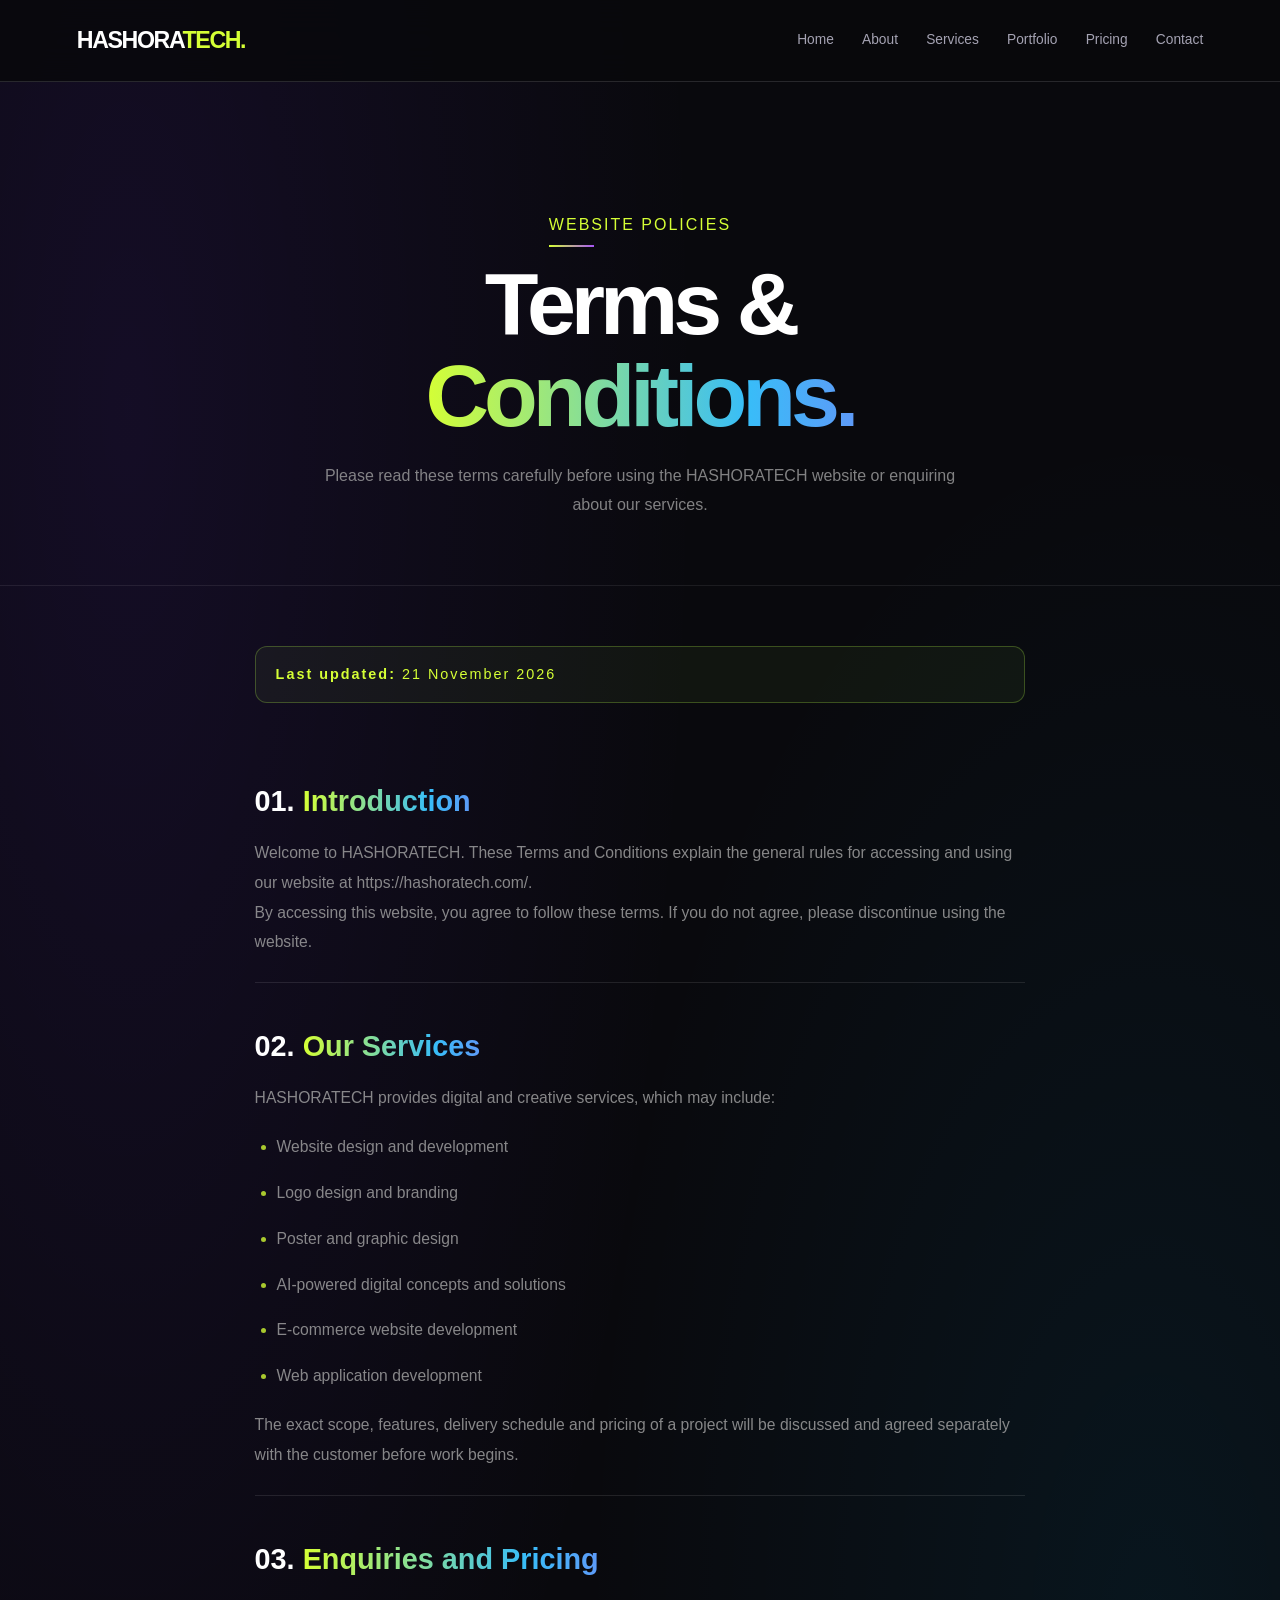
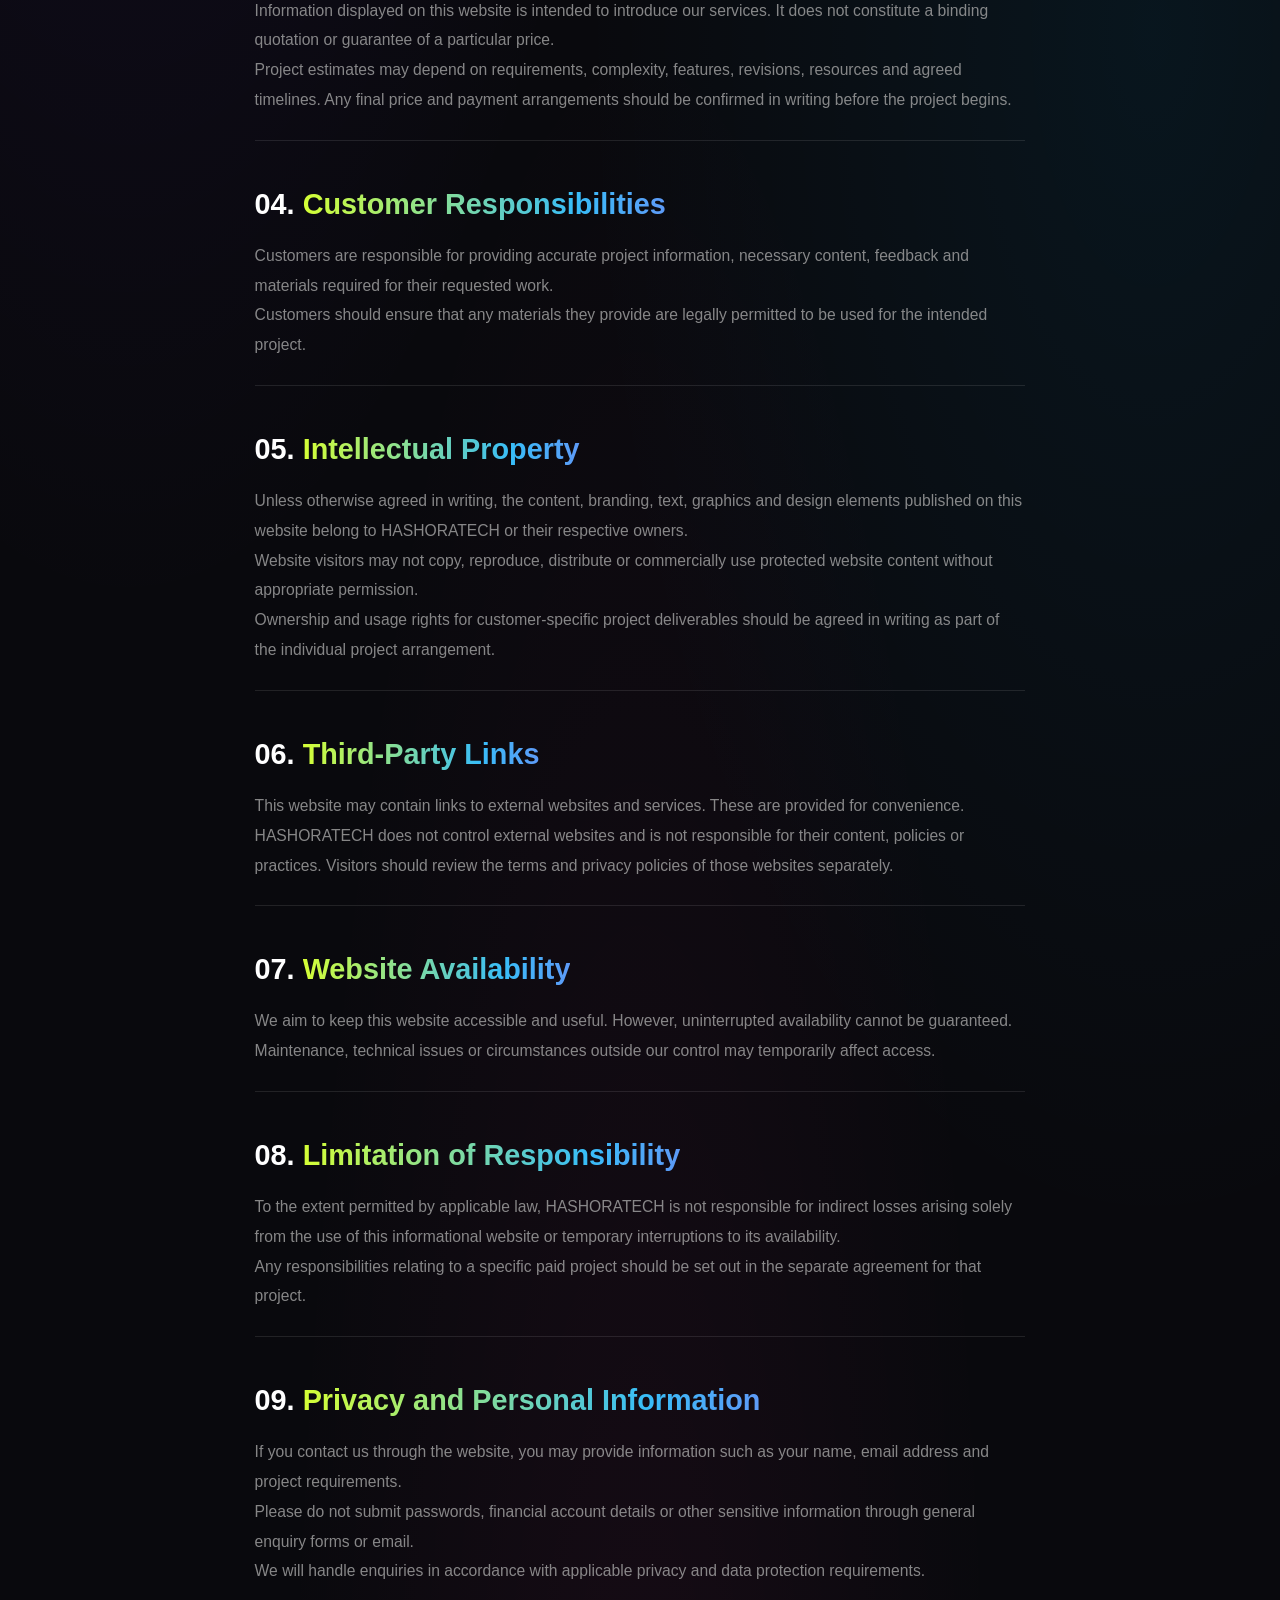
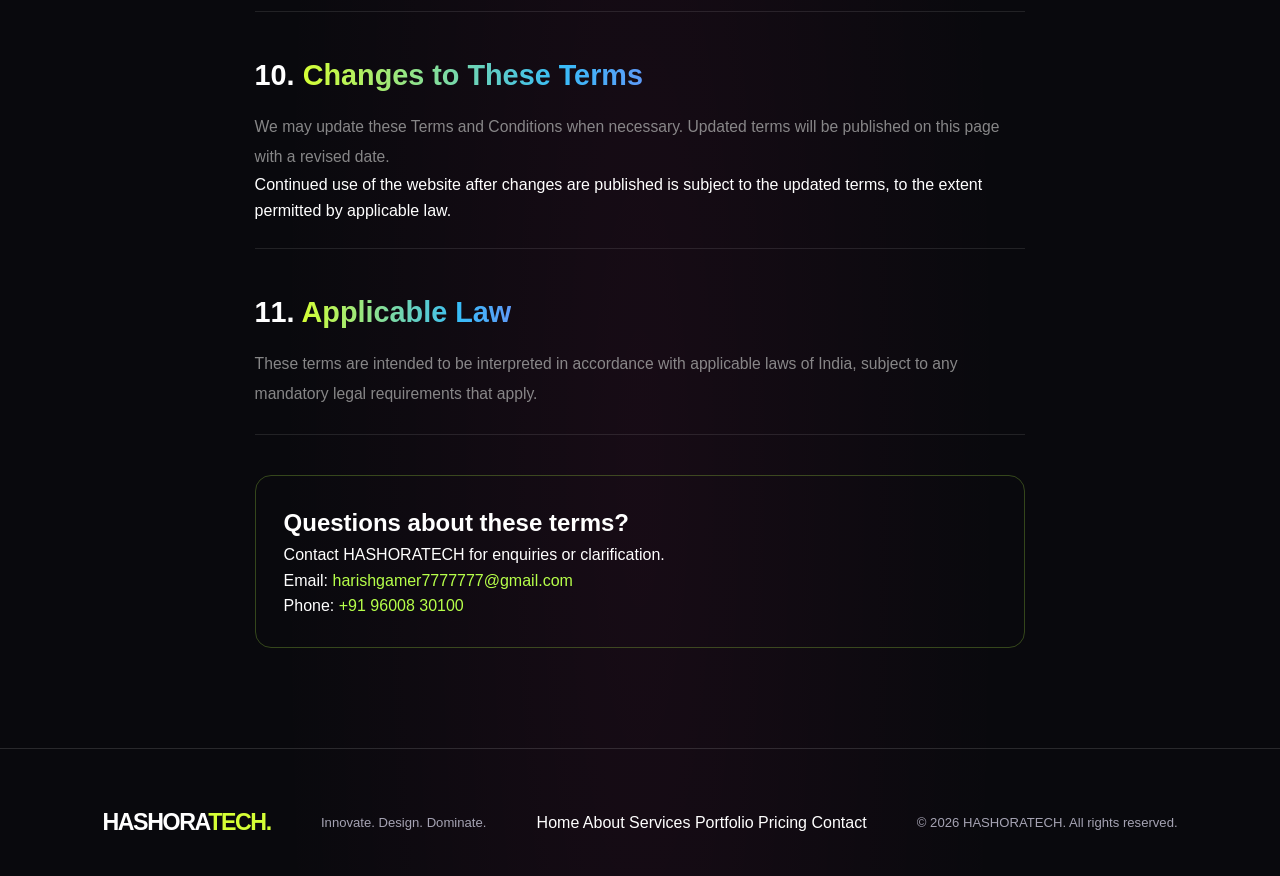
<file: terms.html>
<!DOCTYPE html>
<html lang="en">
<head>
  <meta charset="UTF-8">
  <meta name="viewport" content="width=device-width, initial-scale=1.0">
  
<!-- HASHORATECH FAVICON -->
<link rel="icon" type="image/png" sizes="48x48" href="/favicon.png">
<link rel="icon" type="image/png" sizes="192x192" href="/favicon.png">
<link rel="apple-touch-icon" href="/favicon.png">


  <title>Terms & Conditions | HASHORATECH</title>
  <meta name="description" content="Read the terms and conditions for using the HASHORATECH website and exploring our website development, branding and digital design services.">
  <meta name="keywords" content="HASHORATECH terms and conditions, website terms, digital services terms, website development terms">
  <meta name="author" content="HASHORATECH">
  <meta name="robots" content="index, follow">

  <link rel="canonical" href="https://hashoratech.com/terms.html">
  <link rel="icon" type="image/png" href="hashoratech-logo.png">
  <meta name="theme-color" content="#080811">

  <meta property="og:type" content="website">
  <meta property="og:title" content="Terms & Conditions | HASHORATECH">
  <meta property="og:description" content="Review the terms governing the use of the HASHORATECH website and its services.">
  <meta property="og:url" content="https://hashoratech.com/terms.html">
  <meta property="og:image" content="https://hashoratech.com/hashoratech-logo.png">
  <meta property="og:site_name" content="HASHORATECH">

  <script type="application/ld+json">
  {
    "@context": "https://schema.org",
    "@type": "WebPage",
    "name": "Terms and Conditions",
    "url": "https://hashoratech.com/terms.html",
    "description": "Terms and conditions for using the HASHORATECH website and services.",
    "publisher": {
      "@type": "Organization",
      "name": "HASHORATECH",
      "url": "https://hashoratech.com/"
    }
  }
  </script>

  <link rel="stylesheet" href="style.css">

  <style>
    .terms-hero {
      padding: 130px 8% 65px;
      text-align: center;
    }

    .terms-hero h1 {
      font-size: clamp(2.7rem, 7vw, 5.5rem);
      line-height: 1.05;
      margin: 20px 0;
    }

    .terms-hero h1 span,
    .terms-content h2 span {
      color: #b6ff4a;
    }

    .terms-hero p {
      max-width: 650px;
      margin: 0 auto;
      line-height: 1.8;
      opacity: .75;
    }

    .terms-content {
      max-width: 950px;
      margin: 0 auto;
      padding: 30px 7% 100px;
    }

    .terms-updated {
      padding: 16px 20px;
      margin-bottom: 35px;
      border: 1px solid rgba(182,255,74,.25);
      border-radius: 12px;
      background: rgba(182,255,74,.05);
      font-size: .9rem;
    }

    .terms-section {
      padding: 25px 0;
      border-bottom: 1px solid rgba(255,255,255,.1);
    }

    .terms-section h2 {
      font-size: clamp(1.3rem, 3vw, 1.8rem);
      margin-bottom: 14px;
    }

    .terms-section p,
    .terms-section li {
      line-height: 1.9;
      opacity: .78;
      font-size: .98rem;
    }

    .terms-section ul {
      padding-left: 22px;
    }

    .terms-section li {
      margin-bottom: 8px;
    }

    .terms-contact {
      margin-top: 40px;
      padding: 28px;
      border: 1px solid rgba(182,255,74,.25);
      border-radius: 16px;
    }

    .terms-contact a {
      color: #b6ff4a;
      text-decoration: none;
    }

    @media(max-width:600px) {
      .terms-hero {
        padding-top: 110px;
      }

      .terms-content {
        padding-left: 6%;
        padding-right: 6%;
      }
    }
  </style>
</head>

<body>

<header class="site-header">
  <a href="index.html" class="logo">HASHORA<span>TECH.</span></a>

  <button class="menu-toggle" id="menuToggle" aria-label="Toggle navigation">
    <span></span><span></span><span></span>
  </button>

  <nav class="site-nav" id="siteNav">
    <a href="index.html">Home</a>
    <a href="about.html">About</a>
    <a href="service.html">Services</a>
    <a href="portfolio.html">Portfolio</a>
    <a href="pricing.html">Pricing</a>
    <a href="contact.html">Contact</a>
  </nav>
</header>

<main>

<section class="terms-hero reveal">
  <div class="section-tag">WEBSITE POLICIES</div>

  <h1>
    Terms &<br>
    <span>Conditions.</span>
  </h1>

  <p>
    Please read these terms carefully before using the
    HASHORATECH website or enquiring about our services.
  </p>
</section>

<section class="terms-content">

  <div class="terms-updated">
    <strong>Last updated:</strong> 21 November 2026
  </div>

  <article class="terms-section">
    <h2>01. <span>Introduction</span></h2>
    <p>
      Welcome to HASHORATECH. These Terms and Conditions
      explain the general rules for accessing and using
      our website at https://hashoratech.com/.
    </p>
    <p>
      By accessing this website, you agree to follow these
      terms. If you do not agree, please discontinue using
      the website.
    </p>
  </article>

  <article class="terms-section">
    <h2>02. <span>Our Services</span></h2>
    <p>
      HASHORATECH provides digital and creative services,
      which may include:
    </p>
    <ul>
      <li>Website design and development</li>
      <li>Logo design and branding</li>
      <li>Poster and graphic design</li>
      <li>AI-powered digital concepts and solutions</li>
      <li>E-commerce website development</li>
      <li>Web application development</li>
    </ul>
    <p>
      The exact scope, features, delivery schedule and pricing
      of a project will be discussed and agreed separately
      with the customer before work begins.
    </p>
  </article>

  <article class="terms-section">
    <h2>03. <span>Enquiries and Pricing</span></h2>
    <p>
      Information displayed on this website is intended
      to introduce our services. It does not constitute
      a binding quotation or guarantee of a particular price.
    </p>
    <p>
      Project estimates may depend on requirements, complexity,
      features, revisions, resources and agreed timelines.
      Any final price and payment arrangements should be
      confirmed in writing before the project begins.
    </p>
  </article>

  <article class="terms-section">
    <h2>04. <span>Customer Responsibilities</span></h2>
    <p>
      Customers are responsible for providing accurate project
      information, necessary content, feedback and materials
      required for their requested work.
    </p>
    <p>
      Customers should ensure that any materials they provide
      are legally permitted to be used for the intended project.
    </p>
  </article>

  <article class="terms-section">
    <h2>05. <span>Intellectual Property</span></h2>
    <p>
      Unless otherwise agreed in writing, the content, branding,
      text, graphics and design elements published on this
      website belong to HASHORATECH or their respective owners.
    </p>
    <p>
      Website visitors may not copy, reproduce, distribute
      or commercially use protected website content without
      appropriate permission.
    </p>
    <p>
      Ownership and usage rights for customer-specific project
      deliverables should be agreed in writing as part of
      the individual project arrangement.
    </p>
  </article>

  <article class="terms-section">
    <h2>06. <span>Third-Party Links</span></h2>
    <p>
      This website may contain links to external websites
      and services. These are provided for convenience.
    </p>
    <p>
      HASHORATECH does not control external websites and is
      not responsible for their content, policies or practices.
      Visitors should review the terms and privacy policies
      of those websites separately.
    </p>
  </article>

  <article class="terms-section">
    <h2>07. <span>Website Availability</span></h2>
    <p>
      We aim to keep this website accessible and useful.
      However, uninterrupted availability cannot be guaranteed.
      Maintenance, technical issues or circumstances outside
      our control may temporarily affect access.
    </p>
  </article>

  <article class="terms-section">
    <h2>08. <span>Limitation of Responsibility</span></h2>
    <p>
      To the extent permitted by applicable law, HASHORATECH
      is not responsible for indirect losses arising solely
      from the use of this informational website or temporary
      interruptions to its availability.
    </p>
    <p>
      Any responsibilities relating to a specific paid project
      should be set out in the separate agreement for that project.
    </p>
  </article>

  <article class="terms-section">
    <h2>09. <span>Privacy and Personal Information</span></h2>
    <p>
      If you contact us through the website, you may provide
      information such as your name, email address and project
      requirements.
    </p>
    <p>
      Please do not submit passwords, financial account details
      or other sensitive information through general enquiry
      forms or email.
    </p>
    <p>
      We will handle enquiries in accordance with applicable
      privacy and data protection requirements.
    </p>
  </article>

  <article class="terms-section">
    <h2>10. <span>Changes to These Terms</span></h2>
    <p>
      We may update these Terms and Conditions when necessary.
      Updated terms will be published on this page with a
      revised date.
    </p>
      Continued use of the website after changes are published
      is subject to the updated terms, to the extent permitted
      by applicable law.
  </article>

  <article class="terms-section">
    <h2>11. <span>Applicable Law</span></h2>
    <p>
      These terms are intended to be interpreted in accordance
      with applicable laws of India, subject to any mandatory
      legal requirements that apply.
    </p>
  </article>

  <div class="terms-contact">
    <h2>Questions about these terms?</h2>
    <p>
      Contact HASHORATECH for enquiries or clarification.
    </p>
    <p>
      Email:
      <a href="mailto:harishgamer7777777@gmail.com">
        harishgamer7777777@gmail.com
      </a>
    </p>
    <p>
      Phone:
      <a href="tel:+919600830100">+91 96008 30100</a>
    </p>
  </div>

</section>

</main>

<footer class="site-footer">

  <a href="index.html" class="logo">HASHORA<span>TECH.</span></a>

  <p>Innovate. Design. Dominate.</p>

  <div class="footer-links">
    <a href="index.html">Home</a>
    <a href="about.html">About</a>
    <a href="service.html">Services</a>
    <a href="portfolio.html">Portfolio</a>
    <a href="pricing.html">Pricing</a>
    <a href="contact.html">Contact</a>
  </div>

  <p>© <span id="year"></span> HASHORATECH. All rights reserved.</p>

</footer>

<script src="script.js"></script>

</body>
</html>
</file>
<file: style.css>
/* ==========================================
   HASHORATECH — IMMERSIVE DESIGN SYSTEM
   Innovate. Design. Dominate.
========================================== */

:root {
  --bg: #08080c;
  --surface: #111117;
  --surface-2: #191922;
  --white: #f7f6fb;
  --muted: #a5a3b3;
  --lime: #d5ff35;
  --purple: #b99aff;
  --pink: #f3a4c9;
  --line: rgba(255,255,255,.13);
  --max-width: 1440px;
}

* {
  margin: 0;
  padding: 0;
  box-sizing: border-box;
}

html {
  scroll-behavior: smooth;
  scroll-padding-top: 100px;
}

body {
  background: var(--bg);
  color: var(--white);
  font-family: Inter, "Segoe UI", Arial, sans-serif;
  line-height: 1.6;
  overflow-x: hidden;
}

body::selection {
  background: var(--lime);
  color: #08080c;
}

a {
  color: inherit;
  text-decoration: none;
}

button {
  font: inherit;
}

img {
  display: block;
  max-width: 100%;
}

.lime {
  color: var(--lime);
}

.purple {
  color: var(--purple);
}

.pink {
  color: var(--pink);
}

.eyebrow {
  color: var(--muted);
  font-size: .72rem;
  font-weight: 700;
  letter-spacing: .22em;
  text-transform: uppercase;
}

/* NAVIGATION */

.site-header {
  width: 100%;
  min-height: 82px;
  padding: 16px 6%;
  display: flex;
  justify-content: space-between;
  align-items: center;
  gap: 30px;
  background: rgba(8,8,12,.88);
  border-bottom: 1px solid var(--line);
  position: sticky;
  top: 0;
  z-index: 1000;
  backdrop-filter: blur(18px);
  transition: background .3s, box-shadow .3s;
}

.site-header.scrolled {
  background: rgba(8,8,12,.97);
  box-shadow: 0 10px 40px rgba(0,0,0,.3);
}

.logo {
  font-size: 1.45rem;
  font-weight: 900;
  letter-spacing: -.06em;
  white-space: nowrap;
}

.logo span {
  color: var(--lime);
}

.site-nav {
  display: flex;
  align-items: center;
  gap: clamp(14px, 2.2vw, 32px);
}

.site-nav a {
  color: var(--muted);
  font-size: .86rem;
  transition: color .25s;
}

.site-nav a:hover,
.site-nav a.active {
  color: var(--lime);
}

.site-nav .nav-cta {
  color: #08080c;
  background: var(--lime);
  padding: 12px 20px;
  border-radius: 50px;
  font-weight: 800;
}

.site-nav .nav-cta:hover {
  color: #08080c;
  background: white;
  transform: translateY(-2px);
}

.menu-toggle {
  display: none;
  background: transparent;
  color: var(--white);
  border: 1px solid var(--line);
  border-radius: 8px;
  padding: 8px 12px;
  cursor: pointer;
}

/* SERVICES HERO */

.services-hero {
  min-height: 690px;
  padding: 120px 9% 100px;
  display: flex;
  flex-direction: column;
  align-items: flex-start;
  justify-content: center;
  background:
    radial-gradient(ellipse at 75% 40%, rgba(185,154,255,.13), transparent 36%),
    radial-gradient(ellipse at 15% 90%, rgba(213,255,53,.08), transparent 35%),
    var(--bg);
  border-bottom: 1px solid var(--line);
}

.services-hero h1 {
  max-width: 1100px;
  margin: 30px 0;
  font-size: clamp(3.4rem, 8.5vw, 8.5rem);
  line-height: .98;
  letter-spacing: -.085em;
  font-weight: 800;
}

.services-hero h1 span {
  color: var(--lime);
}

.hero-copy {
  max-width: 540px;
  color: var(--muted);
  font-size: 1.08rem;
  margin-bottom: 32px;
}

.text-link {
  color: var(--lime);
  font-size: .78rem;
  letter-spacing: .12em;
  font-weight: 800;
  border-bottom: 1px solid var(--lime);
  padding-bottom: 8px;
  transition: gap .3s;
}

/* INTRODUCTION */

.services-intro {
  padding: 130px 12%;
  display: grid;
  grid-template-columns: .7fr 1.3fr;
  gap: 50px;
  align-items: start;
}

.services-intro .eyebrow {
  padding-top: 15px;
}

.services-intro h2 {
  font-size: clamp(2.6rem, 5.4vw, 5.5rem);
  line-height: 1.08;
  letter-spacing: -.065em;
  margin-bottom: 28px;
}

.services-intro h2 span {
  color: var(--purple);
}

.services-intro p:last-child {
  color: var(--muted);
  max-width: 650px;
  font-size: 1.05rem;
}

/* SERVICE LIST */

.service-list {
  padding: 20px 8% 100px;
  max-width: var(--max-width);
  margin: auto;
}

.service-row {
  min-height: 450px;
  padding: 65px 25px;
  display: grid;
  grid-template-columns: 65px 1.1fr .9fr 45px;
  align-items: center;
  gap: 35px;
  border-top: 1px solid var(--line);
  position: relative;
}

.service-row:last-child {
  border-bottom: 1px solid var(--line);
}

.service-number {
  align-self: start;
  padding-top: 10px;
  color: var(--lime);
  font-size: .9rem;
  font-weight: 700;
}

.service-main .eyebrow {
  margin-bottom: 20px;
}

.service-main h2 {
  font-size: clamp(2.5rem, 5vw, 5rem);
  line-height: 1;
  letter-spacing: -.07em;
  margin-bottom: 24px;
}

.service-main h2 span {
  color: var(--lime);
}

.service-main > p:not(.eyebrow) {
  color: var(--muted);
  max-width: 460px;
  margin-bottom: 20px;
}

.service-main ul {
  list-style: none;
  display: flex;
  flex-wrap: wrap;
  gap: 9px;
  max-width: 520px;
}

.service-main li {
  padding: 8px 13px;
  border: 1px solid var(--line);
  border-radius: 30px;
  color: #d4d2dd;
  font-size: .76rem;
}

.service-arrow {
  width: 43px;
  height: 43px;
  display: grid;
  place-items: center;
  border: 1px solid var(--line);
  border-radius: 50%;
  font-size: 1.3rem;
  transition: .3s;
}

.service-arrow:hover {
  background: var(--lime);
  color: var(--bg);
  transform: rotate(45deg);
}

/* CSS-BASED SERVICE ARTWORK */

.service-art {
  min-height: 270px;
  border-radius: 14px;
  overflow: hidden;
  display: grid;
  place-items: center;
  position: relative;
  background: var(--surface);
  border: 1px solid var(--line);
}

.art-web {
  background: radial-gradient(circle at 50% 40%, #283c3c, #111117 70%);
}

.browser-art {
  width: 78%;
  height: 170px;
  padding: 15px;
  border: 1px solid rgba(255,255,255,.25);
  background: rgba(255,255,255,.06);
  border-radius: 10px;
  transform: rotate(-5deg);
  box-shadow: 0 25px 60px rgba(0,0,0,.4);
}

.browser-dots {
  color: var(--lime);
  font-size: .55rem;
  letter-spacing: 4px;
}

.browser-lines {
  height: 7px;
  width: 45%;
  margin: 23px 0 12px;
  border-radius: 5px;
  background: var(--lime);
}

.browser-block {
  height: 75px;
  border-radius: 5px;
  background: linear-gradient(110deg, #b99aff, #d5ff35);
}

.art-brand {
  background: radial-gradient(circle, #42316a, #111117 70%);
}

.brand-symbol {
  font-size: 9rem;
  line-height: 1;
  font-weight: 900;
  letter-spacing: -.1em;
  color: var(--purple);
}

.brand-symbol span {
  color: var(--lime);
}

.art-brand p {
  position: absolute;
  bottom: 25px;
  letter-spacing: .3em;
  font-size: .65rem;
}

.art-graphics {
  background: radial-gradient(circle, #603a4e, #111117 70%);
}

.graphic-card {
  width: 180px;
  height: 210px;
  display: grid;
  align-content: center;
  padding: 22px;
  background: var(--lime);
  color: #111117;
  font-size: 2rem;
  line-height: 1.05;
  font-weight: 900;
  transform: rotate(8deg);
  box-shadow: 0 20px 50px rgba(0,0,0,.35);
}

.graphic-card span {
  color: #7854a9;
}

.art-ai {
  background: radial-gradient(circle, #342b65, #111117 72%);
}

.ai-orbit {
  width: 145px;
  height: 145px;
  display: grid;
  place-items: center;
  border: 1px solid var(--purple);
  border-radius: 50%;
  color: var(--lime);
  font-size: 3.5rem;
  font-weight: 900;
  box-shadow: 0 0 60px rgba(185,154,255,.3);
  animation: orbitGlow 4s ease-in-out infinite;
}

.art-app {
  background: radial-gradient(circle, #24494a, #111117 70%);
}

.app-window {
  width: 180px;
  padding: 20px;
  display: grid;
  gap: 14px;
  background: #171d26;
  border: 1px solid rgba(255,255,255,.3);
  border-radius: 12px;
  transform: rotate(-7deg);
}

.app-window div {
  height: 35px;
  border-radius: 6px;
  background: linear-gradient(90deg, var(--lime), #7a9bff);
}

.app-window div:nth-child(2) {
  width: 70%;
  background: var(--purple);
}

.app-window div:nth-child(3) {
  width: 85%;
  background: var(--pink);
}

.art-shop {
  background: radial-gradient(circle, #5a4a2d, #111117 70%);
}

.shop-bag {
  width: 145px;
  height: 160px;
  display: grid;
  place-content: center;
  text-align: center;
  color: #111117;
  background: var(--lime);
  font-size: 1.8rem;
  font-weight: 900;
  clip-path: polygon(0 15%, 25% 15%, 35% 0, 65% 0, 75% 15%, 100% 15%, 92% 100%, 8% 100%);
  transform: rotate(5deg);
}

.shop-bag span {
  font-size: .85rem;
}

/* CTA */

.services-cta {
  margin: 50px 8% 120px;
  padding: 100px 9%;
  border-radius: 18px;
  background:
    radial-gradient(circle at 85% 30%, rgba(185,154,255,.2), transparent 35%),
    #15151d;
  border: 1px solid var(--line);
}

.services-cta h2 {
  margin: 25px 0 35px;
  font-size: clamp(3rem, 7vw, 7rem);
  line-height: .98;
  letter-spacing: -.08em;
}

.services-cta h2 span {
  color: var(--lime);
}

.big-cta {
  display: inline-block;
  background: var(--lime);
  color: #08080c;
  padding: 17px 27px;
  border-radius: 50px;
  font-size: .8rem;
  font-weight: 900;
  letter-spacing: .08em;
  transition: .3s;
}

.big-cta:hover {
  background: white;
  transform: translateY(-4px);
}

/* FOOTER */

.site-footer {
  padding: 55px 8% 35px;
  display: flex;
  flex-wrap: wrap;
  justify-content: space-between;
  align-items: center;
  gap: 20px;
  border-top: 1px solid var(--line);
}

.site-footer p {
  color: var(--muted);
  font-size: .82rem;
}

/* OTHER PAGE SHARED COMPONENTS */

.page-hero {
  padding: 110px 9%;
  background: radial-gradient(circle at 80% 30%, rgba(185,154,255,.15), transparent 40%);
}

.page-hero h1 {
  font-size: clamp(3rem, 8vw, 7rem);
  line-height: 1;
  letter-spacing: -.07em;
  margin: 25px 0;
}

.page-hero p {
  color: var(--muted);
  max-width: 650px;
}

.section {
  padding: 90px 8%;
}

.service-grid,
.price-grid,
.portfolio-grid {
  display: grid;
  grid-template-columns: repeat(2, minmax(0,1fr));
  gap: 24px;
}

.service-card,
.price-card,
.portfolio-card {
  background: var(--surface);
  border: 1px solid var(--line);
  border-radius: 14px;
  padding: 30px;
  transition: .3s;
}

.service-card:hover,
.price-card:hover,
.portfolio-card:hover {
  transform: translateY(-7px);
  border-color: var(--lime);
}

.service-card p,
.price-card p,
.portfolio-card p {
  color: var(--muted);
}

.portfolio-card img {
  width: 100%;
  aspect-ratio: 16 / 10;
  object-fit: cover;
  border-radius: 9px;
  margin-bottom: 20px;
}

/* CONTACT FORM */

.contact-layout {
  display: grid;
  grid-template-columns: .8fr 1.2fr;
  gap: 55px;
}

.contact-form-card {
  padding: 35px;
  border: 1px solid var(--line);
  background: var(--surface);
  border-radius: 14px;
}

.contact-form-card label {
  display: block;
  margin: 17px 0 7px;
}

.contact-form-card input,
.contact-form-card select,
.contact-form-card textarea {
  width: 100%;
  padding: 14px;
  color: white;
  background: #08080c;
  border: 1px solid var(--line);
  border-radius: 7px;
}

.contact-form-card input:focus,
.contact-form-card select:focus,
.contact-form-card textarea:focus {
  outline: 1px solid var(--lime);
}

.contact-form-card button {
  margin-top: 22px;
}

/* LEGAL CONTENT */

.legal-content {
  max-width: 950px;
  margin: auto;
  padding: 80px 8%;
}

.legal-content h2 {
  margin: 35px 0 12px;
  color: var(--lime);
}

.legal-content p,
.legal-content li {
  color: var(--muted);
}

/* ANIMATIONS */

@keyframes orbitGlow {
  0%, 100% { transform: scale(1); box-shadow: 0 0 35px rgba(185,154,255,.2); }
  50% { transform: scale(1.07); box-shadow: 0 0 70px rgba(185,154,255,.4); }
}

.reveal {
  opacity: 0;
  transform: translateY(35px);
  transition: opacity .8s ease, transform .8s ease;
}

.reveal.visible {
  opacity: 1;
  transform: translateY(0);
}

/* TABLET */

@media (max-width: 900px) {
  .site-header {
    padding: 15px 5%;
  }

  .service-row {
    grid-template-columns: 45px 1fr 1fr;
    gap: 20px;
  }

  .service-arrow {
    grid-column: 3;
    justify-self: end;
  }

  .services-intro {
    padding: 90px 8%;
  }
}

/* MOBILE */

@media (max-width: 680px) {
  .site-header {
    min-height: 72px;
    flex-wrap: wrap;
  }

  .menu-toggle {
    display: block;
  }

  .site-nav {
    display: none;
    width: 100%;
    flex-direction: column;
    align-items: stretch;
    gap: 0;
    padding: 10px 0 5px;
  }

  .site-nav.open {
    display: flex;
  }

  .site-nav a {
    padding: 13px 5px;
    border-top: 1px solid var(--line);
  }

  .site-nav .nav-cta {
    text-align: center;
    margin-top: 10px;
  }

  .services-hero {
    min-height: 570px;
    padding: 85px 7%;
  }

  .services-hero h1 {
    font-size: clamp(3rem, 14vw, 5rem);
  }

  .services-intro {
    display: block;
    padding: 80px 7%;
  }

  .services-intro h2 {
    margin-top: 25px;
  }

  .service-list {
    padding: 0 6% 70px;
  }

  .service-row {
    padding: 45px 0;
    grid-template-columns: 35px 1fr 35px;
    gap: 12px;
  }

  .service-main {
    grid-column: 2;
  }

  .service-number {
    grid-column: 1;
    grid-row: 1;
  }

  .service-art {
    grid-column: 2 / 4;
    grid-row: 2;
    min-height: 230px;
    margin-top: 15px;
  }

  .service-arrow {
    grid-column: 3;
    grid-row: 1;
  }

  .service-main h2 {
    font-size: 3.2rem;
  }

  .services-cta {
    margin: 20px 5% 75px;
    padding: 65px 7%;
  }

  .site-footer {
    flex-direction: column;
    text-align: center;
  }

  .service-grid,
  .price-grid,
  .portfolio-grid,
  .contact-layout {
    grid-template-columns: 1fr;
  }

  .section {
    padding: 65px 6%;
  }

  .contact-form-card {
    padding: 23px;
  }
}

@media (prefers-reduced-motion: reduce) {
  *,
  *::before,
  *::after {
    animation-duration: .01ms !important;
    scroll-behavior: auto !important;
    transition-duration: .01ms !important;
  }

  .reveal {
    opacity: 1;
    transform: none;
  }
}

/* =====================================
   HASHORATECH — HOMEPAGE DESIGN
===================================== */

.home-hero {
  min-height: 760px;
  padding: 110px 9% 65px;
  display: flex;
  flex-direction: column;
  justify-content: center;
  position: relative;
  overflow: hidden;
  background: #08080c;
}

.hero-glow {
  position: absolute;
  width: 550px;
  height: 550px;
  right: 5%;
  top: 10%;
  background: radial-gradient(circle, rgba(185,154,255,.18), transparent 70%);
  pointer-events: none;
}

.home-hero-content {
  position: relative;
  z-index: 1;
}

.home-hero h1 {
  font-size: clamp(4.5rem, 12vw, 11rem);
  line-height: .88;
  letter-spacing: -.095em;
  margin: 35px 0;
  font-weight: 850;
}

.gradient-text {
  color: var(--lime);
  background: linear-gradient(100deg, var(--lime), var(--purple), var(--pink));
  -webkit-background-clip: text;
  background-clip: text;
  -webkit-text-fill-color: transparent;
}

.home-hero-description {
  max-width: 520px;
  color: var(--muted);
  font-size: 1.08rem;
  margin-bottom: 30px;
}

.home-hero-actions {
  display: flex;
  flex-wrap: wrap;
  gap: 14px;
}

.lime-button,
.outline-button {
  display: inline-block;
  padding: 15px 23px;
  border-radius: 50px;
  font-size: .78rem;
  font-weight: 900;
  letter-spacing: .08em;
  transition: .3s;
}

.lime-button {
  background: var(--lime);
  color: #08080c;
}

.lime-button:hover {
  background: white;
  transform: translateY(-4px);
}

.outline-button {
  border: 1px solid var(--line);
  color: white;
}

.outline-button:hover {
  border-color: var(--lime);
  color: var(--lime);
}

.hero-side-note {
  position: absolute;
  right: 4%;
  top: 45%;
  display: flex;
  flex-direction: column;
  gap: 14px;
  color: var(--muted);
  font-size: .65rem;
  letter-spacing: .2em;
  transform: rotate(90deg);
}

.hero-bottom {
  position: absolute;
  bottom: 30px;
  left: 9%;
  right: 9%;
  display: flex;
  justify-content: space-between;
  color: var(--muted);
  font-size: .68rem;
  letter-spacing: .15em;
}

.home-intro {
  padding: 130px 10%;
  display: grid;
  grid-template-columns: .65fr 1.35fr;
  gap: 50px;
  border-top: 1px solid var(--line);
}

.home-intro h2,
.section-heading h2 {
  font-size: clamp(2.8rem, 6vw, 6rem);
  line-height: 1.04;
  letter-spacing: -.07em;
  margin-bottom: 25px;
}

.home-intro p:not(.eyebrow) {
  max-width: 650px;
  color: var(--muted);
  margin-bottom: 30px;
}

.text-link {
  display: inline-block;
  margin-top: 20px;
}

.numbers-section,
.home-services,
.home-projects,
.process-section {
  padding: 110px 9%;
  border-top: 1px solid var(--line);
}

.section-heading {
  margin-bottom: 55px;
}

.section-heading h2 span {
  color: var(--purple);
}

.section-description {
  max-width: 580px;
  color: var(--muted);
  margin-top: 18px;
}

.numbers-grid {
  display: grid;
  grid-template-columns: repeat(4, 1fr);
  border-top: 1px solid var(--line);
  border-bottom: 1px solid var(--line);
}

.number-item {
  padding: 35px 20px;
  border-right: 1px solid var(--line);
}

.number-item:last-child {
  border: 0;
}

.number-item strong {
  display: block;
  font-size: clamp(2.5rem, 5vw, 5rem);
  color: var(--lime);
  letter-spacing: -.07em;
}

.number-item p {
  color: var(--muted);
  font-size: .88rem;
}

.home-service-grid {
  display: grid;
  grid-template-columns: repeat(3, 1fr);
  gap: 16px;
  margin-bottom: 35px;
}

.home-service-card {
  min-height: 290px;
  padding: 28px;
  position: relative;
  display: flex;
  flex-direction: column;
  justify-content: space-between;
  background: var(--surface);
  border: 1px solid var(--line);
  border-radius: 12px;
  transition: .35s;
}

.home-service-card:hover {
  background: #1b1b25;
  border-color: var(--lime);
  transform: translateY(-7px);
}

.home-service-card > span {
  color: var(--muted);
  font-size: .68rem;
  letter-spacing: .12em;
}

.home-service-icon {
  position: absolute;
  top: 23px;
  right: 25px;
  color: var(--lime);
  font-size: 2rem;
}

.home-service-card h3 {
  font-size: 2rem;
  line-height: 1.05;
  letter-spacing: -.05em;
  margin-top: 35px;
}

.home-service-card p {
  color: var(--muted);
  font-size: .88rem;
  margin-top: 13px;
}

.home-project-grid {
  display: grid;
  grid-template-columns: repeat(2, 1fr);
  gap: 35px 22px;
}

.home-project {
  min-width: 0;
}

.project-art {
  min-height: 330px;
  border-radius: 13px;
  margin-bottom: 20px;
  position: relative;
  overflow: hidden;
  display: grid;
  place-items: center;
}

.project-purple .project-art {
  background: linear-gradient(135deg, #30204c, #a78bfa);
}

.project-green .project-art {
  background: linear-gradient(135deg, #132d29, #d5ff35);
}

.project-orange .project-art {
  background: linear-gradient(135deg, #4a2a1d, #e5a66a);
}

.project-blue .project-art {
  background: linear-gradient(135deg, #172642, #6794e9);
}

.project-art-label {
  font-size: clamp(2.8rem, 6vw, 5rem);
  font-weight: 900;
  line-height: .85;
  letter-spacing: -.08em;
  z-index: 1;
}

.project-orbit {
  width: 270px;
  height: 270px;
  border: 1px solid rgba(255,255,255,.65);
  border-radius: 50%;
  position: absolute;
  transform: rotate(-25deg) scaleX(.65);
  box-shadow: 0 0 70px rgba(255,255,255,.2);
}

.ai-project-symbol {
  color: #111117;
  font-size: 9rem;
  font-weight: 900;
  letter-spacing: -.12em;
}

.ai-project-symbol span {
  color: white;
}

.ai-project-caption,
.terra-caption,
.construction-caption {
  position: absolute;
  bottom: 25px;
  font-size: .7rem;
  font-weight: 900;
  letter-spacing: .2em;
}

.terra-symbol {
  color: #fff4e7;
  font-size: 10rem;
  font-weight: 900;
}

.terra-symbol span {
  color: #111117;
}

.construction-symbol {
  color: white;
  font-size: 6rem;
  font-weight: 900;
  letter-spacing: -.1em;
}

.project-meta {
  display: flex;
  justify-content: space-between;
  flex-wrap: wrap;
  gap: 10px;
  color: var(--muted);
  font-size: .65rem;
  letter-spacing: .1em;
}

.home-project h3 {
  margin: 12px 0 5px;
  font-size: 1.6rem;
}

.home-project p {
  color: var(--muted);
}

.home-project > a {
  display: inline-block;
  margin-top: 17px;
  color: var(--lime);
  font-size: .76rem;
  font-weight: 800;
  letter-spacing: .1em;
}

.process-list {
  border-top: 1px solid var(--line);
}

.process-item {
  display: grid;
  grid-template-columns: 65px 1fr 40px;
  align-items: center;
  gap: 25px;
  padding: 30px 10px;
  border-bottom: 1px solid var(--line);
  transition: .3s;
}

.process-item:hover {
  background: var(--surface);
  padding-left: 22px;
}

.process-item > span:first-child {
  color: var(--lime);
  font-size: .85rem;
}

.process-item h3 {
  font-size: 1.65rem;
}

.process-item p {
  color: var(--muted);
}

.process-arrow {
  color: var(--lime);
  font-size: 1.5rem;
}

.founder-home {
  padding: 100px 10%;
  display: grid;
  grid-template-columns: 1fr 1fr;
  gap: 55px;
  background: #111117;
  border-top: 1px solid var(--line);
}

.founder-monogram {
  margin-top: 30px;
  width: 230px;
  height: 230px;
  display: grid;
  place-items: center;
  border-radius: 50%;
  background: radial-gradient(circle, #39314e, #171720);
  color: var(--purple);
  font-size: 8rem;
  font-weight: 900;
}

.founder-monogram span {
  color: var(--lime);
}

.founder-home h2 {
  font-size: clamp(3rem, 6vw, 6rem);
  line-height: .95;
  letter-spacing: -.07em;
  margin-bottom: 30px;
}

.founder-home h2 span {
  color: var(--lime);
}

.founder-home h3 {
  font-size: 1.5rem;
}

.founder-home-content > p {
  color: var(--muted);
}

.home-contact {
  padding: 130px 9%;
  text-align: center;
  background:
    radial-gradient(ellipse at 50% 100%, rgba(213,255,53,.12), transparent 55%);
}

.home-contact h2 {
  margin: 30px 0;
  font-size: clamp(4rem, 10vw, 9rem);
  line-height: .9;
  letter-spacing: -.09em;
}

.home-contact h2 span {
  color: var(--lime);
}

.home-contact > p:not(.eyebrow) {
  max-width: 500px;
  margin: 0 auto 30px;
  color: var(--muted);
}

.email-link {
  display: block;
  margin-top: 28px;
  color: var(--muted);
}

.footer-nav {
  display: flex;
  flex-wrap: wrap;
  justify-content: center;
  gap: 22px;
}

.footer-nav a {
  color: var(--muted);
  font-size: .82rem;
}

.footer-nav a:hover {
  color: var(--lime);
}

@media (max-width: 800px) {
  .home-service-grid {
    grid-template-columns: repeat(2, 1fr);
  }

  .numbers-grid {
    grid-template-columns: repeat(2, 1fr);
  }

  .number-item:nth-child(2) {
    border-right: 0;
  }

  .number-item:nth-child(-n+2) {
    border-bottom: 1px solid var(--line);
  }
}

@media (max-width: 600px) {
  .home-hero {
    min-height: 690px;
    padding: 90px 7%;
  }

  .home-hero h1 {
    font-size: clamp(4rem, 17vw, 6rem);
  }

  .hero-side-note {
    display: none;
  }

  .home-intro,
  .founder-home {
    grid-template-columns: 1fr;
    padding: 80px 7%;
    gap: 25px;
  }

  .home-services,
  .home-projects,
  .process-section,
  .numbers-section {
    padding: 80px 6%;
  }

  .home-service-grid,
  .home-project-grid {
    grid-template-columns: 1fr;
  }

  .home-service-card {
    min-height: 250px;
  }

  .project-art {
    min-height: 260px;
  }

  .number-item {
    padding: 25px 12px;
  }

  .process-item {
    grid-template-columns: 35px 1fr 25px;
    gap: 12px;
  }

  .founder-monogram {
    width: 175px;
    height: 175px;
    font-size: 6rem;
  }

  .home-contact {
    padding: 90px 6%;
  }

  .home-contact h2 {
    font-size: clamp(3.5rem, 16vw, 5rem);
  }

  .footer-nav {
    gap: 14px;
  }
}

/* ==================================
   HASHORATECH — ABOUT PAGE
================================== */

.about-hero {
  min-height: 620px;
  padding: 110px 9%;
  display: flex;
  flex-direction: column;
  justify-content: center;
  background:
    radial-gradient(circle at 80% 30%, rgba(185,154,255,.15), transparent 40%),
    var(--bg);
  border-bottom: 1px solid var(--line);
}

.about-hero h1 {
  margin: 30px 0;
  font-size: clamp(4rem, 10vw, 9rem);
  line-height: .94;
  letter-spacing: -.09em;
}

.about-hero h1 span {
  color: var(--lime);
}

.about-hero > p:not(.eyebrow) {
  max-width: 550px;
  color: var(--muted);
  margin-bottom: 30px;
}

.about-story {
  padding: 120px 10%;
  display: grid;
  grid-template-columns: .7fr 1.3fr;
  gap: 50px;
}

.about-story h2 {
  font-size: clamp(2.6rem, 5vw, 5rem);
  line-height: 1.05;
  letter-spacing: -.07em;
  margin-bottom: 28px;
}

.about-story h2 span,
.about-belief h2 span,
.mission-block h2 span,
.founder-content h2 span {
  color: var(--lime);
}

.about-story p:not(.eyebrow) {
  color: var(--muted);
  max-width: 680px;
  margin-bottom: 18px;
}

.about-belief {
  padding: 120px 10%;
  background: #14141c;
  border-block: 1px solid var(--line);
}

.about-belief h2 {
  margin-top: 30px;
  font-size: clamp(3.5rem, 8vw, 8rem);
  line-height: .98;
  letter-spacing: -.08em;
}

.about-values {
  padding: 120px 9%;
}

.about-values > h2 {
  font-size: clamp(2.8rem, 5vw, 5rem);
  letter-spacing: -.07em;
  margin: 25px 0 45px;
}

.value-grid {
  display: grid;
  grid-template-columns: repeat(4, 1fr);
  gap: 15px;
}

.value-card {
  min-height: 230px;
  padding: 25px;
  border: 1px solid var(--line);
  border-radius: 12px;
  background: var(--surface);
  transition: .3s;
}

.value-card:hover {
  border-color: var(--lime);
  transform: translateY(-7px);
}

.value-card > span {
  color: var(--lime);
  font-size: .8rem;
}

.value-card h3 {
  margin: 35px 0 12px;
  font-size: 1.45rem;
}

.value-card p {
  color: var(--muted);
  font-size: .88rem;
}

.about-mission {
  padding: 100px 9%;
  display: grid;
  grid-template-columns: 1fr 1fr;
  gap: 20px;
  background: #12121a;
}

.mission-block {
  padding: 40px;
  border: 1px solid var(--line);
  border-radius: 12px;
}

.mission-block h2 {
  font-size: clamp(2.7rem, 5vw, 4.8rem);
  line-height: 1;
  letter-spacing: -.07em;
  margin: 30px 0 20px;
}

.mission-block p:last-child {
  color: var(--muted);
  max-width: 420px;
}

.about-founder {
  padding: 120px 10%;
  display: grid;
  grid-template-columns: 1fr 1fr;
  align-items: center;
  gap: 65px;
}

.founder-visual {
  min-height: 420px;
  border: 1px solid var(--line);
  border-radius: 15px;
  display: flex;
  flex-direction: column;
  align-items: center;
  justify-content: center;
  background:
    radial-gradient(circle, rgba(185,154,255,.23), transparent 65%),
    #15151e;
}

.founder-visual .founder-monogram {
  width: 230px;
  height: 230px;
  display: grid;
  place-items: center;
  border-radius: 50%;
  background: var(--surface-2);
  font-size: 8rem;
  color: var(--purple);
  font-weight: 900;
}

.founder-visual .founder-monogram span {
  color: var(--lime);
}

.founder-visual > p {
  margin-top: 25px;
  color: var(--muted);
  font-size: .7rem;
  letter-spacing: .2em;
}

.founder-content h2 {
  margin: 25px 0;
  font-size: clamp(3rem, 5vw, 5.5rem);
  line-height: 1;
  letter-spacing: -.07em;
}

.founder-content h3 {
  font-size: 1.5rem;
}

.founder-role {
  color: var(--lime);
  margin: 4px 0 20px;
}

.founder-content > p:not(.eyebrow):not(.founder-role) {
  color: var(--muted);
}

.about-end {
  padding: 110px 8%;
  text-align: center;
  background:
    radial-gradient(circle at 50% 100%, rgba(213,255,53,.13), transparent 60%);
}

.about-end h2 {
  margin: 30px 0;
  font-size: clamp(3.5rem, 9vw, 8rem);
  line-height: .95;
  letter-spacing: -.08em;
}

.about-end h2 span {
  color: var(--lime);
}

@media(max-width: 800px) {
  .value-grid {
    grid-template-columns: repeat(2, 1fr);
  }

  .about-story,
  .about-founder {
    grid-template-columns: 1fr;
  }
}

@media(max-width: 600px) {
  .about-hero {
    min-height: 550px;
    padding: 80px 7%;
  }

  .about-hero h1 {
    font-size: clamp(3.5rem, 15vw, 5rem);
  }

  .about-story,
  .about-values,
  .about-founder {
    padding: 75px 7%;
  }

  .about-belief {
    padding: 80px 7%;
  }

  .value-grid,
  .about-mission {
    grid-template-columns: 1fr;
  }

  .mission-block {
    padding: 28px;
  }

  .founder-visual {
    min-height: 300px;
  }

  .founder-visual .founder-monogram {
    width: 170px;
    height: 170px;
    font-size: 6rem;
  }
}

/* ==================================
   HASHORATECH — PORTFOLIO PAGE
================================== */

.portfolio-hero {
  min-height: 600px;
  padding: 110px 9%;
  display: flex;
  flex-direction: column;
  justify-content: center;
  background:
    radial-gradient(circle at 80% 35%, rgba(185,154,255,.15), transparent 40%),
    var(--bg);
  border-bottom: 1px solid var(--line);
}

.portfolio-hero h1 {
  font-size: clamp(4rem, 10vw, 9rem);
  line-height: .95;
  letter-spacing: -.09em;
  margin: 30px 0;
}

.portfolio-hero h1 span {
  color: var(--lime);
}

.portfolio-hero > p:not(.eyebrow) {
  color: var(--muted);
  max-width: 540px;
  margin-bottom: 25px;
}

.portfolio-intro {
  padding: 100px 10% 55px;
}

.portfolio-intro h2 {
  font-size: clamp(2.8rem, 6vw, 6rem);
  line-height: 1;
  letter-spacing: -.07em;
  margin-top: 25px;
}

.portfolio-intro h2 span {
  color: var(--purple);
}

.portfolio-gallery {
  padding: 30px 8% 110px;
  display: grid;
  grid-template-columns: repeat(2, minmax(0, 1fr));
  gap: 55px 25px;
}

.portfolio-project {
  min-width: 0;
}

.portfolio-art {
  display: block;
  min-height: 380px;
  position: relative;
  overflow: hidden;
  border-radius: 13px;
  transition: transform .35s ease;
}

.portfolio-art:hover {
  transform: translateY(-7px);
}

.portfolio-art-content {
  position: absolute;
  inset: 30px;
  z-index: 2;
  display: flex;
  flex-direction: column;
  align-items: flex-start;
  justify-content: space-between;
}

.portfolio-art-content > span,
.portfolio-art-content > p {
  font-size: .68rem;
  letter-spacing: .15em;
  font-weight: 800;
}

.portfolio-art-content h2 {
  font-size: clamp(3rem, 6vw, 6rem);
  line-height: .86;
  letter-spacing: -.09em;
  font-weight: 900;
}

.portfolio-art-content h2 span {
  color: var(--lime);
}

.portfolio-twin {
  background: linear-gradient(135deg, #291b43, #9d77c9);
  color: white;
}

.portfolio-art-orbit {
  position: absolute;
  width: 350px;
  height: 350px;
  border: 1px solid rgba(255,255,255,.6);
  border-radius: 50%;
  right: -80px;
  bottom: -120px;
  transform: scaleX(.7) rotate(35deg);
  box-shadow: 0 0 80px rgba(255,255,255,.2);
}

.portfolio-hashai {
  background: linear-gradient(135deg, #112a27, #d5ff35);
  color: #08080c;
}

.portfolio-ai-orb {
  position: absolute;
  right: 30px;
  bottom: 25px;
  font-size: 9rem;
  font-weight: 900;
  letter-spacing: -.12em;
  opacity: .5;
}

.portfolio-terra {
  background: linear-gradient(135deg, #4c2a1d, #e6a56c);
  color: white;
}

.portfolio-terra-symbol {
  position: absolute;
  right: 35px;
  bottom: -50px;
  font-size: 20rem;
  font-weight: 900;
  line-height: 1;
  opacity: .22;
}

.portfolio-sss {
  background: linear-gradient(135deg, #172642, #6e96e8);
  color: white;
}

.portfolio-sss-symbol {
  position: absolute;
  right: 20px;
  bottom: 10px;
  font-size: 8rem;
  font-weight: 900;
  letter-spacing: -.12em;
  opacity: .35;
}

.portfolio-info {
  padding: 22px 5px;
  display: flex;
  justify-content: space-between;
  align-items: flex-end;
  gap: 20px;
}

.portfolio-info h3 {
  margin: 9px 0 5px;
  font-size: 1.55rem;
}

.portfolio-info > div > p:last-child {
  color: var(--muted);
  font-size: .88rem;
  max-width: 370px;
}

.portfolio-info .eyebrow {
  font-size: .65rem;
}

.project-link {
  color: var(--lime);
  font-size: .72rem;
  font-weight: 800;
  white-space: nowrap;
}

.project-link:hover {
  color: white;
}

.portfolio-cta {
  padding: 110px 8%;
  text-align: center;
  background: radial-gradient(circle at 50% 100%, rgba(213,255,53,.12), transparent 60%);
  border-top: 1px solid var(--line);
}

.portfolio-cta h2 {
  font-size: clamp(3.5rem, 8vw, 7.5rem);
  line-height: .95;
  letter-spacing: -.08em;
  margin: 25px 0 35px;
}

.portfolio-cta h2 span {
  color: var(--lime);
}

@media(max-width: 750px) {
  .portfolio-gallery {
    grid-template-columns: 1fr;
    padding: 20px 6% 75px;
    gap: 30px;
  }

  .portfolio-art {
    min-height: 300px;
  }

  .portfolio-hero {
    min-height: 520px;
    padding: 80px 7%;
  }

  .portfolio-intro {
    padding: 75px 7% 40px;
  }
}

@media(max-width: 430px) {
  .portfolio-info {
    flex-direction: column;
    align-items: flex-start;
  }

  .portfolio-art-content {
    inset: 22px;
  }
}

/* =========================
   PRICING PAGE
========================= */

.pricing-hero {
  min-height: 65vh;
  padding: 150px 8% 100px;
  display: flex;
  flex-direction: column;
  align-items: flex-start;
  justify-content: center;
}

.pricing-hero h1 {
  font-size: clamp(3.5rem, 8vw, 7rem);
  line-height: 1;
  letter-spacing: -5px;
  margin: 25px 0;
}

.pricing-hero h1 span,
.pricing-intro h2 span {
  color: var(--accent, #d5ff35);
}

.pricing-hero p {
  color: #aaa;
  font-size: 1.1rem;
  margin-bottom: 30px;
}

.pricing-intro {
  padding: 70px 8%;
  display: flex;
  justify-content: space-between;
  align-items: flex-end;
  gap: 40px;
}

.pricing-intro h2 {
  font-size: clamp(2.5rem, 5vw, 4.5rem);
  line-height: 1.05;
  margin-top: 20px;
}

.pricing-intro > p {
  max-width: 390px;
  color: #aaa;
  line-height: 1.8;
}

.pricing-grid {
  padding: 30px 8% 100px;
  display: grid;
  grid-template-columns: repeat(3, 1fr);
  gap: 22px;
}

.pricing-card {
  position: relative;
  padding: 35px 30px;
  min-height: 440px;
  display: flex;
  flex-direction: column;
  border: 1px solid rgba(255,255,255,.12);
  border-radius: 22px;
  background: #151515;
  transition: transform .35s ease, border-color .35s ease;
  overflow: hidden;
}

.pricing-card:hover {
  transform: translateY(-9px);
  border-color: var(--accent, #d5ff35);
}

.pricing-card.featured {
  border-color: var(--accent, #d5ff35);
  background: linear-gradient(145deg, #202319, #151515 65%);
}

.pricing-number {
  color: #999;
  font-size: .72rem;
  letter-spacing: 2px;
}

.popular-label {
  position: absolute;
  top: 25px;
  right: 25px;
  color: #111;
  background: var(--accent, #d5ff35);
  border-radius: 30px;
  padding: 7px 12px;
  font-size: .65rem;
  font-weight: 800;
}

.pricing-card h3 {
  font-size: 1.8rem;
  margin: 35px 0 10px;
}

.pricing-description {
  color: #aaa;
  line-height: 1.6;
  min-height: 48px;
}

.pricing-price {
  font-size: 2.5rem;
  font-weight: 800;
  margin: 28px 0;
  letter-spacing: -1px;
}

.pricing-price small {
  font-size: .8rem;
  font-weight: 400;
  color: #999;
  letter-spacing: 0;
}

.pricing-card ul {
  list-style: none;
  padding: 0;
  margin: 0 0 30px;
}

.pricing-card li {
  padding: 11px 0;
  color: #ccc;
  border-bottom: 1px solid rgba(255,255,255,.08);
}

.pricing-card li::before {
  content: "↗";
  color: var(--accent, #d5ff35);
  margin-right: 12px;
}

.pricing-link {
  margin-top: auto;
  padding: 15px 18px;
  border: 1px solid rgba(255,255,255,.25);
  border-radius: 10px;
  color: #fff;
  text-decoration: none;
  text-align: center;
  transition: .3s ease;
}

.pricing-link:hover {
  background: var(--accent, #d5ff35);
  color: #111;
  border-color: var(--accent, #d5ff35);
}

.pricing-note {
  margin: 0 8% 50px;
  padding: 65px 35px;
  border-radius: 24px;
  text-align: center;
  background: linear-gradient(120deg, #20251a, #21172a);
}

.pricing-note h2 {
  font-size: clamp(2rem, 4vw, 3.5rem);
  margin-bottom: 15px;
}

.pricing-note p {
  max-width: 600px;
  margin: 0 auto 25px;
  color: #bbb;
  line-height: 1.7;
}

.pricing-disclaimer {
  padding: 0 8% 60px;
  color: #888;
  font-size: .8rem;
  line-height: 1.7;
}

@media (max-width: 1000px) {
  .pricing-grid {
    grid-template-columns: repeat(2, 1fr);
  }
}

@media (max-width: 650px) {
  .pricing-hero {
    min-height: 55vh;
    padding: 120px 6% 70px;
  }

  .pricing-hero h1 {
    letter-spacing: -2px;
  }

  .pricing-intro {
    padding: 50px 6%;
    display: block;
  }

  .pricing-intro > p {
    margin-top: 25px;
  }

  .pricing-grid {
    grid-template-columns: 1fr;
    padding: 20px 6% 70px;
  }

  .pricing-note {
    margin: 0 6% 40px;
    padding: 45px 22px;
  }

  .pricing-disclaimer {
    padding: 0 6% 40px;
  }
}

/* =========================
   CONTACT PAGE
========================= */

.contact-hero {
  padding: 150px 8% 75px;
}

.contact-hero h1 {
  font-size: clamp(3.5rem, 8vw, 7rem);
  line-height: 1;
  letter-spacing: -5px;
  margin: 25px 0;
}

.contact-hero h1 span,
.contact-info h2 span,
.contact-bottom h2 span {
  color: var(--accent, #d5ff35);
}

.contact-hero p {
  max-width: 550px;
  color: #aaa;
  font-size: 1.1rem;
  line-height: 1.8;
}

.contact-layout {
  padding: 45px 8% 110px;
  display: grid;
  grid-template-columns: .85fr 1.15fr;
  gap: 65px;
  align-items: start;
}

.contact-info {
  padding-top: 20px;
}

.contact-info h2 {
  font-size: clamp(2.5rem, 5vw, 4.2rem);
  line-height: 1.08;
  margin: 25px 0;
}

.contact-info > p {
  color: #aaa;
  line-height: 1.8;
  max-width: 430px;
  margin-bottom: 45px;
}

.contact-detail {
  display: flex;
  align-items: center;
  gap: 18px;
  padding: 22px 0;
  border-bottom: 1px solid rgba(255,255,255,.1);
}

.contact-icon {
  width: 48px;
  height: 48px;
  display: grid;
  place-items: center;
  border: 1px solid rgba(213,255,53,.4);
  border-radius: 14px;
  color: var(--accent, #d5ff35);
  font-size: 1.3rem;
}

.contact-detail small {
  display: block;
  color: #888;
  font-size: .7rem;
  letter-spacing: 1.5px;
  margin-bottom: 8px;
}

.contact-detail a,
.contact-detail p {
  color: #eee;
  text-decoration: none;
  overflow-wrap: anywhere;
}

.contact-detail a:hover {
  color: var(--accent, #d5ff35);
}

.contact-social {
  margin-top: 45px;
  color: #888;
  font-size: .75rem;
  letter-spacing: 2px;
}

.contact-orbit {
  width: 115px;
  height: 115px;
  border: 1px solid rgba(213,255,53,.5);
  border-radius: 50%;
  display: grid;
  place-items: center;
  margin-top: 25px;
  box-shadow: 0 0 45px rgba(213,255,53,.08);
  animation: contactFloat 4s ease-in-out infinite;
}

.contact-orbit span {
  font-size: 3rem;
  font-weight: 900;
  color: var(--accent, #d5ff35);
}

@keyframes contactFloat {
  0%, 100% { transform: translateY(0); }
  50% { transform: translateY(-12px); }
}

.contact-form-card {
  padding: 42px;
  border: 1px solid rgba(255,255,255,.12);
  border-radius: 24px;
  background: #151515;
}

.contact-form-card h2 {
  font-size: 2rem;
  margin: 20px 0 10px;
}

.form-intro {
  color: #999;
  margin-bottom: 30px;
}

.form-row {
  display: grid;
  grid-template-columns: 1fr 1fr;
  gap: 18px;
}

.form-field {
  margin-bottom: 22px;
}

.form-field label {
  display: block;
  margin-bottom: 10px;
  color: #ddd;
  font-size: .85rem;
}

.form-field input,
.form-field select,
.form-field textarea {
  width: 100%;
  padding: 15px 16px;
  color: #fff;
  background: #202020;
  border: 1px solid #393939;
  border-radius: 10px;
  font: inherit;
  font-size: .9rem;
  outline: none;
  transition: border-color .25s, box-shadow .25s;
}

.form-field select option {
  background: #202020;
  color: #fff;
}

.form-field textarea {
  resize: vertical;
  min-height: 130px;
}

.form-field input:focus,
.form-field select:focus,
.form-field textarea:focus {
  border-color: var(--accent, #d5ff35);
  box-shadow: 0 0 0 3px rgba(213,255,53,.08);
}

.contact-submit {
  width: 100%;
  padding: 17px 20px;
  border: none;
  border-radius: 10px;
  background: var(--accent, #d5ff35);
  color: #111;
  font-weight: 800;
  font-size: 1rem;
  cursor: pointer;
  transition: transform .25s, box-shadow .25s;
}

.contact-submit span {
  margin-left: 10px;
}

.contact-submit:hover {
  transform: translateY(-3px);
  box-shadow: 0 10px 30px rgba(213,255,53,.15);
}

.form-small {
  color: #777;
  font-size: .75rem;
  text-align: center;
  margin-top: 17px;
  line-height: 1.6;
}

.contact-bottom {
  margin: 0 8% 80px;
  padding: 70px 25px;
  border-radius: 24px;
  text-align: center;
  background: linear-gradient(120deg, #20251a, #21172a);
}

.contact-bottom > p {
  color: #aaa;
  font-size: .72rem;
  letter-spacing: 2px;
}

.contact-bottom h2 {
  font-size: clamp(2.5rem, 6vw, 5rem);
  margin: 20px 0 30px;
}

@media (max-width: 850px) {
  .contact-layout {
    grid-template-columns: 1fr;
    gap: 45px;
  }
}

@media (max-width: 600px) {
  .contact-hero {
    padding: 120px 6% 55px;
  }

  .contact-hero h1 {
    letter-spacing: -2px;
  }

  .contact-layout {
    padding: 25px 6% 75px;
  }

  .contact-form-card {
    padding: 25px 18px;
  }

  .form-row {
    grid-template-columns: 1fr;
    gap: 0;
  }

  .contact-bottom {
    margin: 0 6% 55px;
    padding: 50px 18px;
  }
}

/* =========================
   TERMS & CONDITIONS PAGE
========================= */

.terms-hero {
  padding: 150px 8% 75px;
  border-bottom: 1px solid rgba(255,255,255,.08);
}

.terms-hero h1 {
  font-size: clamp(3.5rem, 8vw, 7rem);
  line-height: 1;
  letter-spacing: -5px;
  margin: 25px 0;
}

.terms-hero h1 span {
  color: var(--accent, #d5ff35);
}

.terms-hero > p {
  color: #aaa;
  line-height: 1.8;
  max-width: 550px;
}

.terms-updated {
  margin-top: 30px;
  font-size: .72rem;
  letter-spacing: 2px;
  color: var(--accent, #d5ff35);
}

.terms-layout {
  padding: 75px 8% 110px;
  display: grid;
  grid-template-columns: 250px minmax(0, 1fr);
  gap: 75px;
  align-items: start;
}

.terms-sidebar {
  position: sticky;
  top: 110px;
  display: flex;
  flex-direction: column;
  gap: 0;
}

.terms-sidebar p {
  color: #888;
  font-size: .7rem;
  letter-spacing: 2px;
  margin-bottom: 20px;
}

.terms-sidebar a {
  padding: 12px 0;
  color: #aaa;
  text-decoration: none;
  font-size: .82rem;
  border-bottom: 1px solid rgba(255,255,255,.07);
  transition: color .25s, padding-left .25s;
}

.terms-sidebar a:hover {
  color: var(--accent, #d5ff35);
  padding-left: 7px;
}

.terms-content {
  max-width: 850px;
}

.terms-intro {
  padding: 30px;
  margin-bottom: 45px;
  border: 1px solid rgba(213,255,53,.2);
  border-radius: 18px;
  background: linear-gradient(120deg, rgba(213,255,53,.06), rgba(150,80,255,.05));
}

.terms-intro p {
  color: #ccc;
  line-height: 1.9;
  margin-bottom: 12px;
}

.terms-intro p:last-child {
  margin-bottom: 0;
}

.terms-section {
  position: relative;
  padding: 35px 0;
  border-bottom: 1px solid rgba(255,255,255,.1);
  scroll-margin-top: 110px;
}

.terms-section > span {
  color: var(--accent, #d5ff35);
  font-size: .75rem;
  letter-spacing: 2px;
  font-weight: 700;
}

.terms-section h2 {
  font-size: clamp(1.5rem, 3vw, 2.2rem);
  margin: 15px 0;
}

.terms-section p,
.terms-section li {
  color: #aaa;
  line-height: 1.9;
  font-size: .95rem;
}

.terms-section ul {
  padding-left: 22px;
  margin: 15px 0;
}

.terms-section li {
  padding: 4px 0;
}

.terms-section li::marker {
  color: var(--accent, #d5ff35);
}

.terms-contact-card {
  display: flex;
  flex-direction: column;
  gap: 12px;
  padding: 25px;
  margin-top: 20px;
  border: 1px solid rgba(255,255,255,.12);
  border-radius: 15px;
  background: #171717;
}

.terms-contact-card strong {
  color: var(--accent, #d5ff35);
  letter-spacing: 1px;
}

.terms-contact-card a {
  color: #ddd;
  text-decoration: none;
  overflow-wrap: anywhere;
}

.terms-contact-card a:hover {
  color: var(--accent, #d5ff35);
}

.terms-end {
  margin-top: 55px;
  padding: 30px 0;
}

.terms-end span {
  color: var(--accent, #d5ff35);
  font-size: .7rem;
  letter-spacing: 2px;
}

.terms-end p {
  margin-top: 12px;
  color: #aaa;
}

@media (max-width: 850px) {
  .terms-layout {
    grid-template-columns: 1fr;
    gap: 35px;
    padding: 50px 6% 80px;
  }

  .terms-sidebar {
    position: static;
    display: grid;
    grid-template-columns: 1fr 1fr;
    gap: 0 20px;
  }

  .terms-sidebar p {
    grid-column: 1 / -1;
  }
}

@media (max-width: 600px) {
  .terms-hero {
    padding: 120px 6% 55px;
  }

  .terms-hero h1 {
    letter-spacing: -2px;
  }

  .terms-sidebar {
    grid-template-columns: 1fr;
  }

  .terms-intro {
    padding: 22px;
  }

  .terms-section {
    padding: 28px 0;
  }
}

/* HOME FOUNDER PHOTO */

.home-founder-section {
  padding: 100px 8%;
  display: grid;
  grid-template-columns: 1fr 1fr;
  align-items: center;
  gap: 75px;
}

.home-founder-image {
  position: relative;
  width: 100%;
  max-width: 450px;
  aspect-ratio: 4 / 5;
  overflow: hidden;
  border-radius: 24px;
  border: 1px solid rgba(213,255,53,.35);
  background: #151515;
}

.home-founder-image img {
  width: 100%;
  height: 100%;
  display: block;
  object-fit: cover;
  object-position: center 35%;
  transition: transform .5s ease;
}

.home-founder-image:hover img {
  transform: scale(1.04);
}

.founder-image-label {
  position: absolute;
  bottom: 18px;
  left: 18px;
  right: 18px;
  padding: 15px;
  border-radius: 10px;
  background: rgba(0,0,0,.7);
  color: #d5ff35;
  font-size: .7rem;
  letter-spacing: 2px;
}

.home-founder-content h2 {
  font-size: clamp(2.5rem, 5vw, 4.5rem);
  line-height: 1.08;
  margin: 25px 0;
  letter-spacing: -2px;
}

.home-founder-content h2 span,
.home-cta h2 span {
  color: #d5ff35;
}

.home-founder-content h3 {
  font-size: 1.5rem;
  margin-bottom: 8px;
}

.home-founder-role {
  color: #d5ff35 !important;
  font-size: .85rem;
  margin-bottom: 25px !important;
}

.home-founder-content p {
  color: #aaa;
  line-height: 1.9;
  margin-bottom: 18px;
}

.home-founder-content .primary-btn {
  display: inline-block;
  margin-top: 15px;
}

@media (max-width: 800px) {
  .home-founder-section {
    grid-template-columns: 1fr;
    gap: 40px;
    padding: 75px 6%;
  }

  .home-founder-image {
    max-width: 100%;
  }
}

/* =========================
   HOMEPAGE SPACING FIX
========================= */

/* Compact statistics section */
.numbers-section {
  padding: 55px 8%;
  min-height: auto;
  display: grid;
  grid-template-columns: repeat(3, 1fr);
  gap: 25px;
  align-items: center;
  text-align: center;
  border-top: 1px solid rgba(255,255,255,.08);
  border-bottom: 1px solid rgba(255,255,255,.08);
}

.number-item {
  padding: 20px;
}

.number-item h2 {
  font-size: clamp(2.5rem, 5vw, 4rem);
  color: #d5ff35;
  margin: 0 0 10px;
}

.number-item p {
  color: #aaa;
  font-size: .75rem;
  letter-spacing: 2px;
}

/* Better section spacing */
.home-intro {
  padding: 90px 8%;
}

.home-services,
.home-projects,
.home-process {
  padding: 90px 8%;
}

.section-heading-row {
  display: flex;
  justify-content: space-between;
  align-items: flex-end;
  gap: 25px;
  margin: 25px 0 40px;
}

.home-services h2,
.home-projects h2,
.home-process h2 {
  font-size: clamp(2.5rem, 5vw, 4.5rem);
  line-height: 1.08;
}

.home-services h2 span,
.home-projects h2 span,
.home-process h2 span {
  color: #d5ff35;
}

/* Services cards */
.home-service-grid {
  display: grid;
  grid-template-columns: repeat(3, 1fr);
  gap: 20px;
}

.home-service-card {
  position: relative;
  min-height: 260px;
  padding: 28px;
  border: 1px solid rgba(255,255,255,.12);
  border-radius: 18px;
  background: #141414;
  color: white;
  text-decoration: none;
  transition: .3s ease;
}

.home-service-card:hover {
  transform: translateY(-7px);
  border-color: #d5ff35;
  background: #1b1d16;
}

.home-service-card > span:first-child {
  color: #aaa;
  font-size: .7rem;
  letter-spacing: 2px;
}

.service-symbol {
  color: #d5ff35;
  font-size: 2rem;
  margin: 25px 0;
}

.home-service-card h3 {
  font-size: 1.3rem;
  margin-bottom: 12px;
}

.home-service-card p {
  color: #999;
  line-height: 1.7;
}

.card-arrow {
  position: absolute;
  top: 25px;
  right: 25px;
  color: #d5ff35;
}

/* Responsive layout */
@media(max-width: 800px) {
  .numbers-section {
    grid-template-columns: 1fr;
    gap: 10px;
  }

  .home-service-grid {
    grid-template-columns: repeat(2, 1fr);
  }

  .section-heading-row {
    align-items: flex-start;
    flex-direction: column;
  }
}

@media(max-width: 550px) {
  .home-intro,
  .home-services,
  .home-projects,
  .home-process {
    padding: 65px 6%;
  }

  .home-service-grid {
    grid-template-columns: 1fr;
  }
}

/* ==========================================
   HASHORATECH — PREMIUM COLOUR & ANIMATIONS
========================================== */

:root {
  --neon-lime: #d5ff35;
  --neon-purple: #a855f7;
  --neon-blue: #38bdf8;
  --neon-pink: #ff4ecd;
  --neon-orange: #ff9d42;
}

/* Colourful animated background glow */
body {
  background:
    radial-gradient(ellipse at 10% 15%, rgba(120,50,255,.10), transparent 35%),
    radial-gradient(ellipse at 90% 40%, rgba(0,190,255,.07), transparent 35%),
    radial-gradient(ellipse at 50% 90%, rgba(255,50,160,.06), transparent 40%),
    #09090d;
  color: #fff;
}

/* ==========================================
   ALL HEADINGS — ENTRANCE ANIMATION
========================================== */

h1, h2, h3, h4, h5, h6 {
  animation: headingEntrance 1s cubic-bezier(.2,.8,.2,1) both;
  transition:
    color .4s ease,
    text-shadow .4s ease,
    transform .4s ease;
}

@keyframes headingEntrance {
  from {
    opacity: 0;
    transform: translateY(35px);
    filter: blur(8px);
  }
  to {
    opacity: 1;
    transform: translateY(0);
    filter: blur(0);
  }
}

/* Gradient colour for main headings */
h1 span,
h2 span,
.home-founder-content h2 span {
  background: linear-gradient(
    90deg,
    #d5ff35,
    #38bdf8,
    #a855f7,
    #ff4ecd,
    #d5ff35
  );
  background-size: 300% auto;
  -webkit-background-clip: text;
  background-clip: text;
  -webkit-text-fill-color: transparent;
  animation: gradientFlow 6s linear infinite;
}

@keyframes gradientFlow {
  to {
    background-position: 300% center;
  }
}

/* Heading hover glow */
h2:hover,
h3:hover {
  text-shadow:
    0 0 15px rgba(168,85,247,.25),
    0 0 30px rgba(56,189,248,.15);
}

/* Animated heading underline */
.section-tag {
  display: inline-block;
  position: relative;
  color: var(--neon-lime);
  letter-spacing: 2px;
}

.section-tag::after {
  content: "";
  position: absolute;
  left: 0;
  bottom: -9px;
  width: 45px;
  height: 2px;
  background: linear-gradient(90deg, #d5ff35, #a855f7);
  animation: underlineGrow 1.2s ease both;
}

@keyframes underlineGrow {
  from { width: 0; }
  to { width: 45px; }
}

/* ==========================================
   HERO HEADING SPECIAL EFFECT
========================================== */

.home-hero h1 {
  animation: heroReveal 1.2s ease both;
  text-shadow: 0 0 45px rgba(168,85,247,.13);
}

@keyframes heroReveal {
  from {
    opacity: 0;
    transform: translateY(45px) scale(.96);
    letter-spacing: 5px;
  }
  to {
    opacity: 1;
    transform: translateY(0) scale(1);
    letter-spacing: normal;
  }
}

/* ==========================================
   COLOURFUL BUTTONS
========================================== */

.primary-btn,
.contact-submit {
  background: linear-gradient(110deg, #d5ff35, #a3ff78, #38bdf8);
  background-size: 200% auto;
  color: #080808;
  border: none;
  box-shadow: 0 5px 25px rgba(213,255,53,.12);
  transition: all .4s ease;
}

.primary-btn:hover,
.contact-submit:hover {
  background-position: right center;
  transform: translateY(-5px) scale(1.03);
  box-shadow:
    0 10px 35px rgba(56,189,248,.25),
    0 0 20px rgba(213,255,53,.2);
}

.secondary-btn {
  border: 1px solid #a855f7;
  transition: all .4s ease;
}

.secondary-btn:hover {
  background: rgba(168,85,247,.15);
  border-color: #38bdf8;
  box-shadow: 0 0 25px rgba(168,85,247,.2);
  transform: translateY(-4px);
}

/* ==========================================
   SERVICE CARD ANIMATIONS
========================================== */

.home-service-card,
.service-row,
.pricing-card,
.value-card {
  transition:
    transform .45s cubic-bezier(.2,.8,.2,1),
    border-color .4s ease,
    box-shadow .4s ease,
    background .4s ease;
}

.home-service-card:hover,
.service-row:hover,
.pricing-card:hover,
.value-card:hover {
  transform: translateY(-9px);
  border-color: #a855f7;
  box-shadow:
    0 15px 45px rgba(168,85,247,.12),
    0 0 20px rgba(56,189,248,.08);
}

.home-service-card:hover h3,
.pricing-card:hover h3 {
  color: #d5ff35;
}

/* Colourful service symbols */
.service-symbol {
  background: linear-gradient(135deg, #d5ff35, #38bdf8, #a855f7);
  -webkit-background-clip: text;
  background-clip: text;
  -webkit-text-fill-color: transparent;
  transition: transform .4s ease;
}

.home-service-card:hover .service-symbol {
  transform: rotate(-10deg) scale(1.2);
}

/* ==========================================
   PROJECT HOVER EFFECTS
========================================== */

.home-project-card,
.home-project-card a {
  transition: transform .4s ease;
}

.home-project-card:hover {
  transform: translateY(-8px);
}

.project-art {
  transition: transform .6s ease, filter .5s ease;
}

.home-project-card:hover .project-art {
  transform: scale(1.025);
  filter: saturate(1.3);
}

.project-art-one {
  background: linear-gradient(135deg, #111827, #6d28d9, #ec4899) !important;
}

.project-art-two {
  background: linear-gradient(135deg, #071b35, #075985, #22d3ee) !important;
}

.project-art-three {
  background: linear-gradient(135deg, #17220c, #476b18, #d5ff35) !important;
}

.project-art-four {
  background: linear-gradient(135deg, #29130d, #a34120, #ff9d42) !important;
}

/* ==========================================
   PROCESS SECTION
========================================== */

.process-item {
  transition: transform .35s ease, border-color .35s ease;
}

.process-item:hover {
  transform: translateX(10px);
}

.process-item > span {
  color: #d5ff35;
  transition: color .3s ease;
}

.process-item:hover > span {
  color: #ff4ecd;
}

/* ==========================================
   FOUNDER PHOTO EFFECT
========================================== */

.home-founder-image,
.founder-photo {
  box-shadow: 0 15px 55px rgba(168,85,247,.10);
  transition: box-shadow .5s ease, transform .5s ease;
}

.home-founder-image:hover,
.founder-photo:hover {
  transform: translateY(-5px);
  box-shadow:
    0 20px 55px rgba(168,85,247,.2),
    0 0 30px rgba(56,189,248,.12);
}

/* ==========================================
   FINAL CTA
========================================== */

.home-cta,
.about-cta,
.contact-bottom,
.pricing-note {
  background:
    radial-gradient(circle at 15% 20%, rgba(168,85,247,.23), transparent 40%),
    radial-gradient(circle at 85% 80%, rgba(56,189,248,.17), transparent 40%),
    linear-gradient(135deg, #171323, #111a20) !important;
  border: 1px solid rgba(168,85,247,.25);
  transition: border-color .4s ease, box-shadow .4s ease;
}

.home-cta:hover,
.about-cta:hover,
.contact-bottom:hover,
.pricing-note:hover {
  border-color: rgba(213,255,53,.5);
  box-shadow: 0 0 45px rgba(168,85,247,.10);
}

/* ==========================================
   NAVIGATION HOVER
========================================== */

.site-nav a {
  position: relative;
  transition: color .3s ease;
}

.site-nav a::after {
  content: "";
  position: absolute;
  left: 0;
  bottom: -7px;
  width: 0;
  height: 2px;
  background: linear-gradient(90deg, #d5ff35, #a855f7);
  transition: width .35s ease;
}

.site-nav a:hover::after,
.site-nav a.active::after {
  width: 100%;
}

/* ==========================================
   SMOOTH SCROLL
========================================== */

html {
  scroll-behavior: smooth;
}

/* Respect reduced-motion preferences */
@media (prefers-reduced-motion: reduce) {
  *,
  *::before,
  *::after {
    animation-duration: .01ms !important;
    animation-iteration-count: 1 !important;
    scroll-behavior: auto !important;
    transition-duration: .01ms !important;
  }
}

/* ============================================
   HASHORATECH — FUTURISTIC HOMEPAGE EXPERIENCE
============================================ */

:root {
  --ht-lime: #d5ff35;
  --ht-blue: #38bdf8;
  --ht-purple: #a855f7;
  --ht-pink: #ff4ecd;
  --ht-orange: #ff9d42;
}

/* BACKGROUND */

html {
  scroll-behavior: smooth;
}

body {
  background:
    radial-gradient(ellipse at 10% 10%, rgba(120,50,255,.10), transparent 35%),
    radial-gradient(ellipse at 90% 40%, rgba(0,190,255,.07), transparent 35%),
    radial-gradient(ellipse at 50% 90%, rgba(255,50,160,.06), transparent 40%),
    #09090d;
  color: #fff;
}

/* HERO */

.home-hero {
  position: relative;
  min-height: 90vh;
  padding: 120px 8% 65px;
  display: flex;
  flex-direction: column;
  justify-content: center;
  align-items: center;
  text-align: center;
  overflow: hidden;
}

.hero-logo-container {
  position: relative;
  z-index: 1;
  width: min(100%, 650px);
  margin: 0 auto 35px;
  animation: htLogoEntrance 1.2s ease both;
}

.hero-brand-logo {
  display: block;
  width: 100%;
  height: auto;
  object-fit: contain;
  border-radius: 18px;
  transition: transform .5s ease, filter .5s ease;
  filter: drop-shadow(0 0 18px rgba(130,70,255,.25));
}

.hero-brand-logo:hover {
  transform: scale(1.035);
  filter: drop-shadow(0 0 35px rgba(56,189,248,.45));
}

@keyframes htLogoEntrance {
  from {
    opacity: 0;
    transform: translateY(-35px) scale(.94);
  }
  to {
    opacity: 1;
    transform: translateY(0) scale(1);
  }
}

.hero-glow {
  position: absolute;
  width: 450px;
  height: 450px;
  border-radius: 50%;
  background: radial-gradient(circle, rgba(168,85,247,.12), transparent 70%);
  filter: blur(25px);
  z-index: 0;
  pointer-events: none;
  animation: htGlowPulse 6s ease-in-out infinite alternate;
}

@keyframes htGlowPulse {
  from { transform: scale(.85); opacity: .5; }
  to { transform: scale(1.2); opacity: 1; }
}

.home-hero h1 {
  position: relative;
  z-index: 1;
  font-size: clamp(3.2rem, 8vw, 7rem);
  line-height: 1;
  letter-spacing: -4px;
  animation: htHeadingEntrance 1s .2s ease both;
}

.home-hero > p {
  position: relative;
  z-index: 1;
  max-width: 650px;
  color: #bbb;
  line-height: 1.8;
  font-size: 1.05rem;
  margin: 25px auto;
}

@keyframes htHeadingEntrance {
  from {
    opacity: 0;
    transform: translateY(40px);
    filter: blur(8px);
  }
  to {
    opacity: 1;
    transform: translateY(0);
    filter: blur(0);
  }
}

/* GRADIENT HEADINGS */

h1 span,
h2 span {
  background: linear-gradient(
    90deg,
    #d5ff35,
    #38bdf8,
    #a855f7,
    #ff4ecd,
    #d5ff35
  );
  background-size: 300% 100%;
  -webkit-background-clip: text;
  background-clip: text;
  -webkit-text-fill-color: transparent;
  animation: htGradientFlow 6s linear infinite;
}

@keyframes htGradientFlow {
  to { background-position: 300% center; }
}

/* HEADING INTERACTION */

.interactive-heading {
  cursor: default;
  transition: transform .4s ease, text-shadow .4s ease;
}

.interactive-heading:hover {
  transform: translateY(-7px);
  text-shadow: 0 0 30px rgba(168,85,247,.35);
}

h2, h3 {
  transition: transform .35s ease, text-shadow .35s ease;
}

h2:hover, h3:hover {
  transform: translateX(5px);
  text-shadow: 0 0 20px rgba(168,85,247,.25);
}

/* SECTION LABELS */

.section-tag {
  position: relative;
  display: inline-block;
  color: var(--ht-lime);
  letter-spacing: 2px;
  transition: letter-spacing .35s ease, color .35s ease;
}

.section-tag:hover {
  letter-spacing: 4px;
  color: var(--ht-pink);
}

/* BUTTONS */

.primary-btn {
  background: linear-gradient(110deg, #d5ff35, #a3ff78, #38bdf8);
  background-size: 200% auto;
  color: #080808;
  border: none;
  transition: transform .35s ease, box-shadow .35s ease, background-position .4s ease;
}

.primary-btn:hover {
  background-position: right center;
  transform: translateY(-5px) scale(1.035);
  box-shadow: 0 10px 35px rgba(56,189,248,.25);
}

.secondary-btn {
  border: 1px solid var(--ht-purple);
  transition: all .35s ease;
}

.secondary-btn:hover {
  background: rgba(168,85,247,.15);
  border-color: var(--ht-blue);
  box-shadow: 0 0 25px rgba(168,85,247,.2);
  transform: translateY(-4px);
}

/* INTRODUCTION */

.home-intro,
.home-services,
.home-projects,
.home-process {
  position: relative;
  padding: 90px 8%;
}

.home-intro h2,
.home-services h2,
.home-projects h2,
.home-process h2 {
  font-size: clamp(2.5rem, 5vw, 4.5rem);
  line-height: 1.08;
  margin: 25px 0;
}

/* STATISTICS */

.numbers-section {
  padding: 55px 8%;
  display: grid;
  grid-template-columns: repeat(3, 1fr);
  gap: 25px;
  text-align: center;
  border-top: 1px solid rgba(255,255,255,.08);
  border-bottom: 1px solid rgba(255,255,255,.08);
}

.number-item h2 {
  font-size: clamp(2.5rem, 5vw, 4rem);
  color: var(--ht-lime);
}

.number-item p {
  color: #aaa;
  font-size: .75rem;
  letter-spacing: 2px;
}

/* SERVICE CARDS */

.home-service-grid {
  display: grid;
  grid-template-columns: repeat(3, 1fr);
  gap: 20px;
}

.home-service-card {
  position: relative;
  min-height: 260px;
  padding: 28px;
  border: 1px solid rgba(255,255,255,.12);
  border-radius: 18px;
  background: linear-gradient(145deg, #17151f, #111117);
  color: white;
  text-decoration: none;
  overflow: hidden;
  transition: transform .4s ease, border-color .4s ease, box-shadow .4s ease;
}

.home-service-card:hover {
  transform: translateY(-10px);
  border-color: var(--ht-purple);
  box-shadow: 0 15px 45px rgba(168,85,247,.15);
}

.home-service-card h3 {
  font-size: 1.3rem;
  margin-bottom: 12px;
}

.home-service-card p {
  color: #aaa;
  line-height: 1.7;
}

.service-symbol {
  font-size: 2rem;
  margin: 25px 0;
  background: linear-gradient(135deg, #d5ff35, #38bdf8, #a855f7);
  -webkit-background-clip: text;
  background-clip: text;
  -webkit-text-fill-color: transparent;
  transition: transform .4s ease;
}

.home-service-card:hover .service-symbol {
  transform: rotate(-10deg) scale(1.2);
}

.card-arrow {
  position: absolute;
  top: 25px;
  right: 25px;
  color: var(--ht-lime);
}

/* PROJECTS */

.project-art {
  transition: transform .6s ease, filter .5s ease;
}

.home-project-card:hover .project-art {
  transform: scale(1.025);
  filter: saturate(1.3);
}

.project-art-one {
  background: linear-gradient(135deg, #111827, #6d28d9, #ec4899) !important;
}

.project-art-two {
  background: linear-gradient(135deg, #071b35, #075985, #22d3ee) !important;
}

.project-art-three {
  background: linear-gradient(135deg, #17220c, #476b18, #d5ff35) !important;
}

.project-art-four {
  background: linear-gradient(135deg, #29130d, #a34120, #ff9d42) !important;
}

/* PROCESS */

.process-item {
  transition: transform .35s ease;
}

.process-item:hover {
  transform: translateX(10px);
}

.process-item > span {
  color: var(--ht-lime);
  transition: color .3s ease;
}

.process-item:hover > span {
  color: var(--ht-pink);
}

/* FOUNDER */

.home-founder-section {
  padding: 100px 8%;
  display: grid;
  grid-template-columns: 1fr 1fr;
  align-items: center;
  gap: 75px;
}

.home-founder-image {
  position: relative;
  width: 100%;
  max-width: 450px;
  aspect-ratio: 4 / 5;
  overflow: hidden;
  border-radius: 24px;
  border: 1px solid rgba(213,255,53,.35);
  background: #151515;
}

.home-founder-image img {
  width: 100%;
  height: 100%;
  display: block;
  object-fit: cover;
  object-position: center 35%;
  transition: transform .5s ease;
}

.home-founder-image:hover img {
  transform: scale(1.04);
}

.founder-image-label {
  position: absolute;
  bottom: 18px;
  left: 18px;
  right: 18px;
  padding: 15px;
  border-radius: 10px;
  background: rgba(0,0,0,.75);
  color: var(--ht-lime);
  font-size: .7rem;
  letter-spacing: 2px;
}

.home-founder-content h2 {
  font-size: clamp(2.5rem, 5vw, 4.5rem);
  line-height: 1.08;
  margin: 25px 0;
}

.home-founder-content h3 {
  font-size: 1.5rem;
  margin-bottom: 8px;
}

.home-founder-role {
  color: var(--ht-lime) !important;
  font-size: .85rem;
  margin-bottom: 25px !important;
}

.home-founder-content p {
  color: #aaa;
  line-height: 1.9;
  margin-bottom: 18px;
}

/* FINAL CTA */

.home-cta {
  margin: 30px 8% 80px;
  padding: 75px 25px;
  border-radius: 25px;
  text-align: center;
  border: 1px solid rgba(168,85,247,.3);
  background:
    radial-gradient(circle at 15% 20%, rgba(168,85,247,.23), transparent 40%),
    radial-gradient(circle at 85% 80%, rgba(56,189,248,.17), transparent 40%),
    linear-gradient(135deg, #171323, #111a20);
}

.home-cta h2 {
  font-size: clamp(2.5rem, 6vw, 5rem);
  line-height: 1.08;
  margin: 25px 0;
}

.home-cta p {
  color: #aaa;
  margin-bottom: 30px;
}

/* SCROLL REVEAL */

.reveal {
  opacity: 0;
  transform: translateY(35px);
  transition: opacity .8s ease, transform .8s ease;
}

.reveal.visible {
  opacity: 1;
  transform: translateY(0);
}

/* SECTION HEADING ROW */

.section-heading-row {
  display: flex;
  justify-content: space-between;
  align-items: flex-end;
  gap: 25px;
  margin: 25px 0 40px;
}

/* RESPONSIVE */

@media(max-width: 800px) {
  .home-hero {
    min-height: auto;
    padding: 110px 6% 65px;
  }

  .home-founder-section {
    grid-template-columns: 1fr;
    gap: 40px;
    padding: 75px 6%;
  }

  .home-founder-image {
    max-width: 100%;
  }

  .home-service-grid {
    grid-template-columns: repeat(2, 1fr);
  }

  .numbers-section {
    grid-template-columns: 1fr;
  }

  .section-heading-row {
    align-items: flex-start;
    flex-direction: column;
  }
}

@media(max-width: 550px) {
  .home-service-grid {
    grid-template-columns: 1fr;
  }

  .home-intro,
  .home-services,
  .home-projects,
  .home-process {
    padding: 65px 6%;
  }

  .home-cta {
    margin: 20px 6% 55px;
    padding: 50px 18px;
  }

  .home-hero h1 {
    letter-spacing: -2px;
  }
}

/* ACCESSIBILITY */

@media(prefers-reduced-motion: reduce) {
  *,
  *::before,
  *::after {
    animation-duration: .01ms !important;
    animation-iteration-count: 1 !important;
    transition-duration: .01ms !important;
    scroll-behavior: auto !important;
  }

  .reveal {
    opacity: 1;
    transform: none;
  }
}

/* SCROLL-TRIGGERED HEADING ANIMATIONS */

.heading-ready {
  opacity: 0;
  transform: translateY(28px);
  filter: blur(5px);
  transition:
    opacity .8s ease,
    transform .8s cubic-bezier(.2,.8,.2,1),
    filter .8s ease;
}

.heading-ready.heading-visible {
  opacity: 1;
  transform: translateY(0);
  filter: blur(0);
}

@media(prefers-reduced-motion: reduce) {
  .heading-ready {
    opacity: 1;
    transform: none;
    filter: none;
  }
}
</file>
